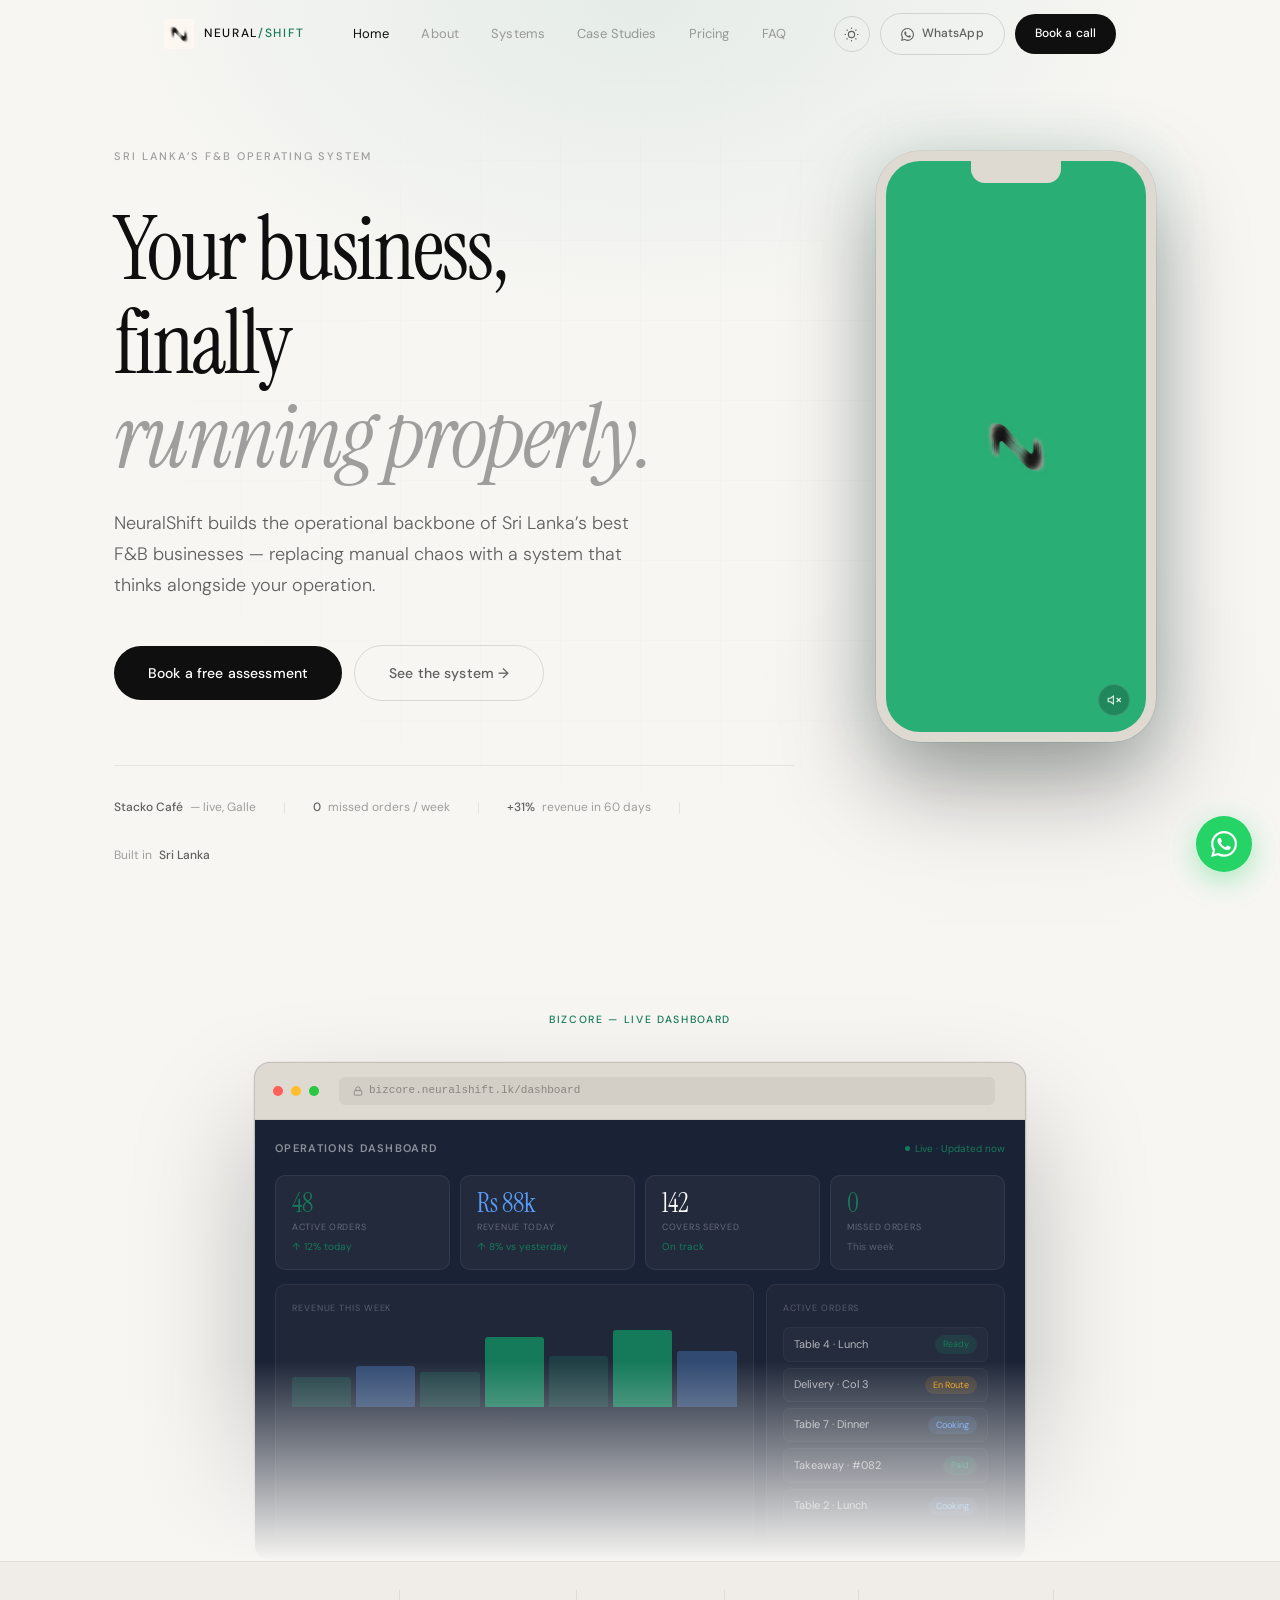
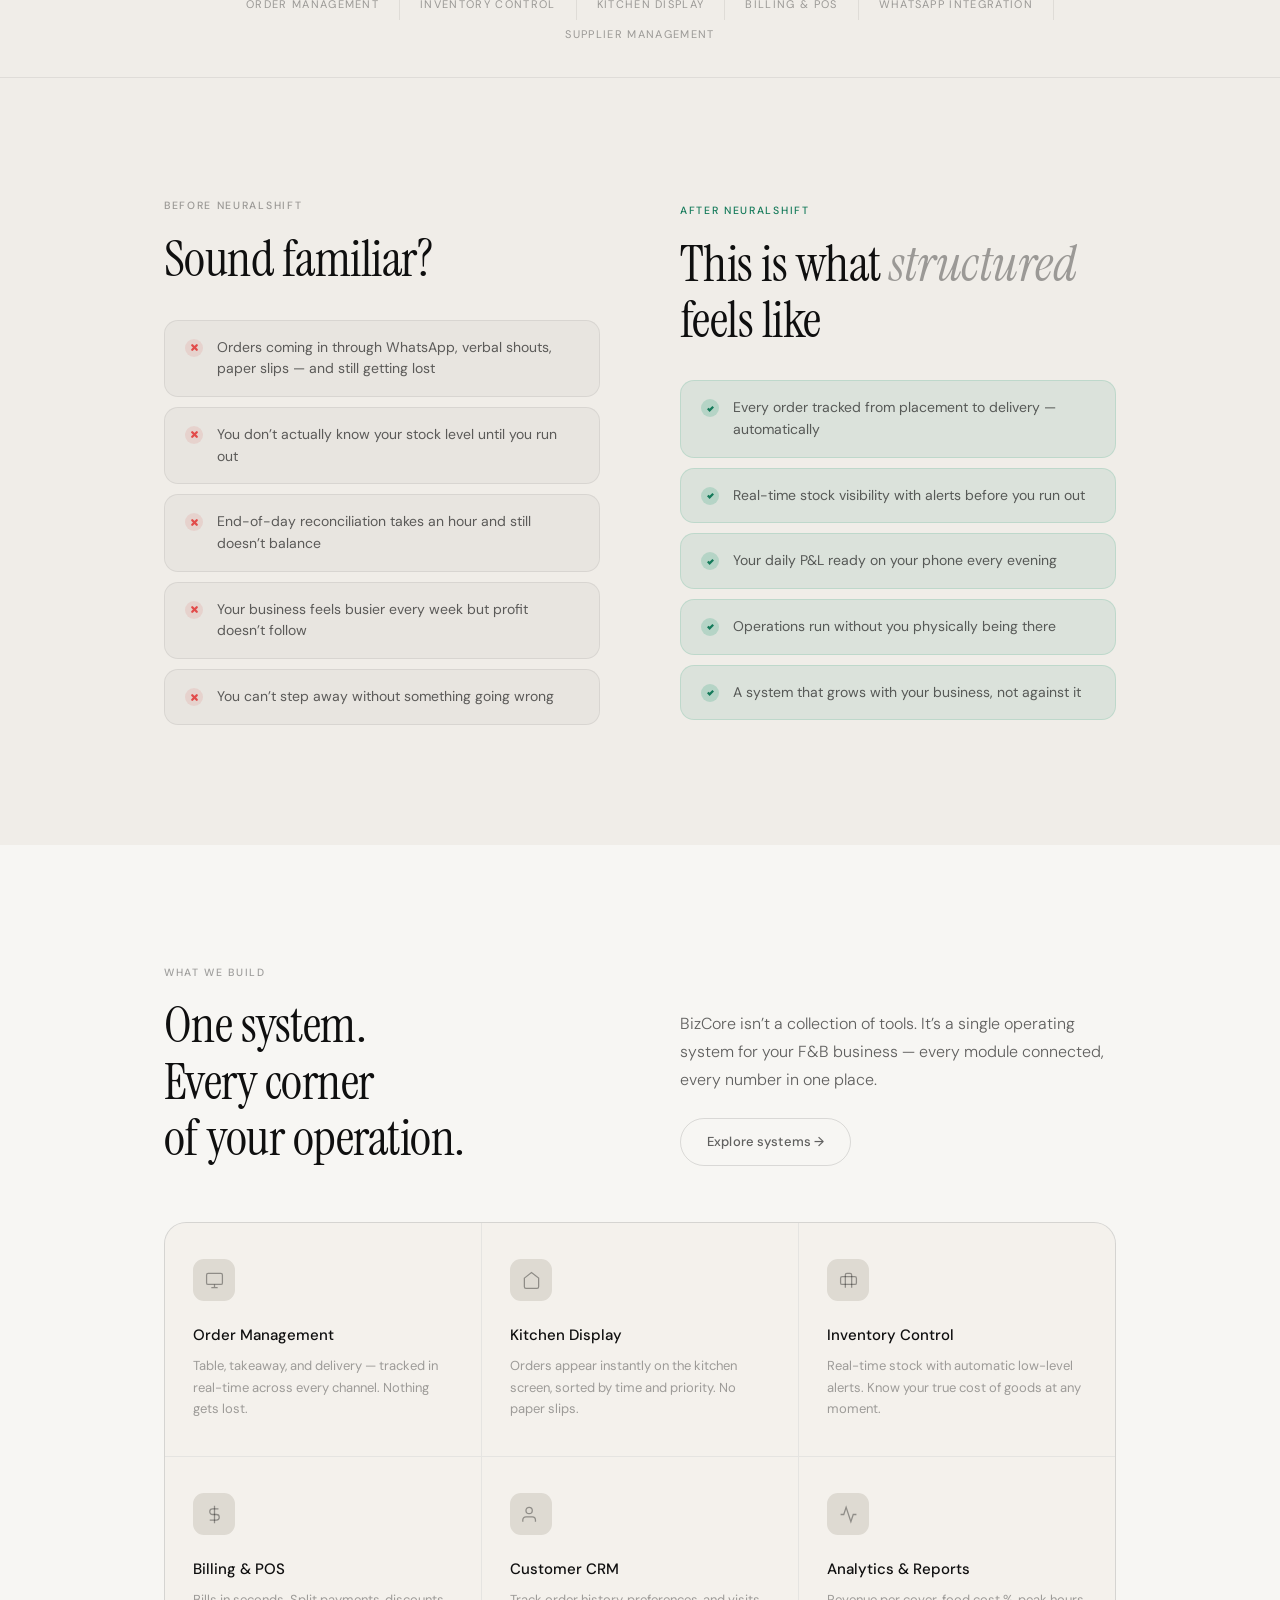
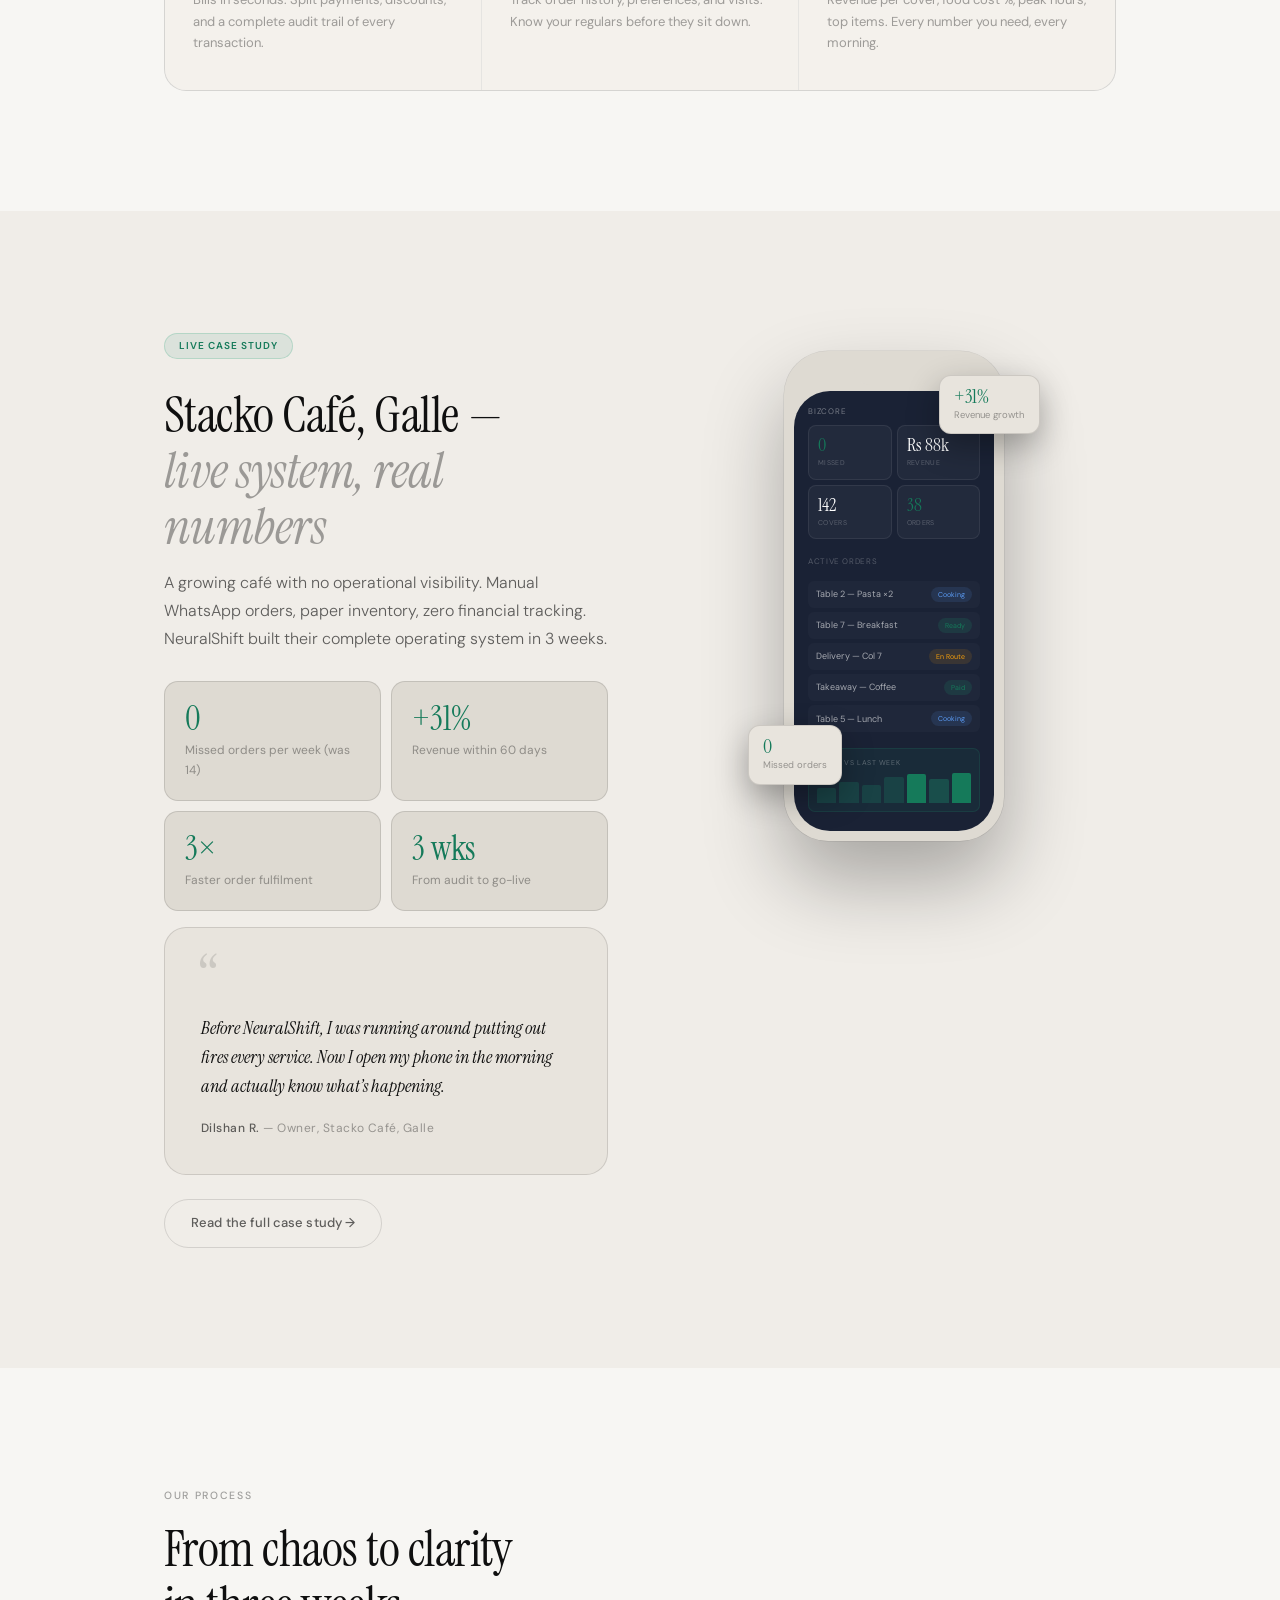
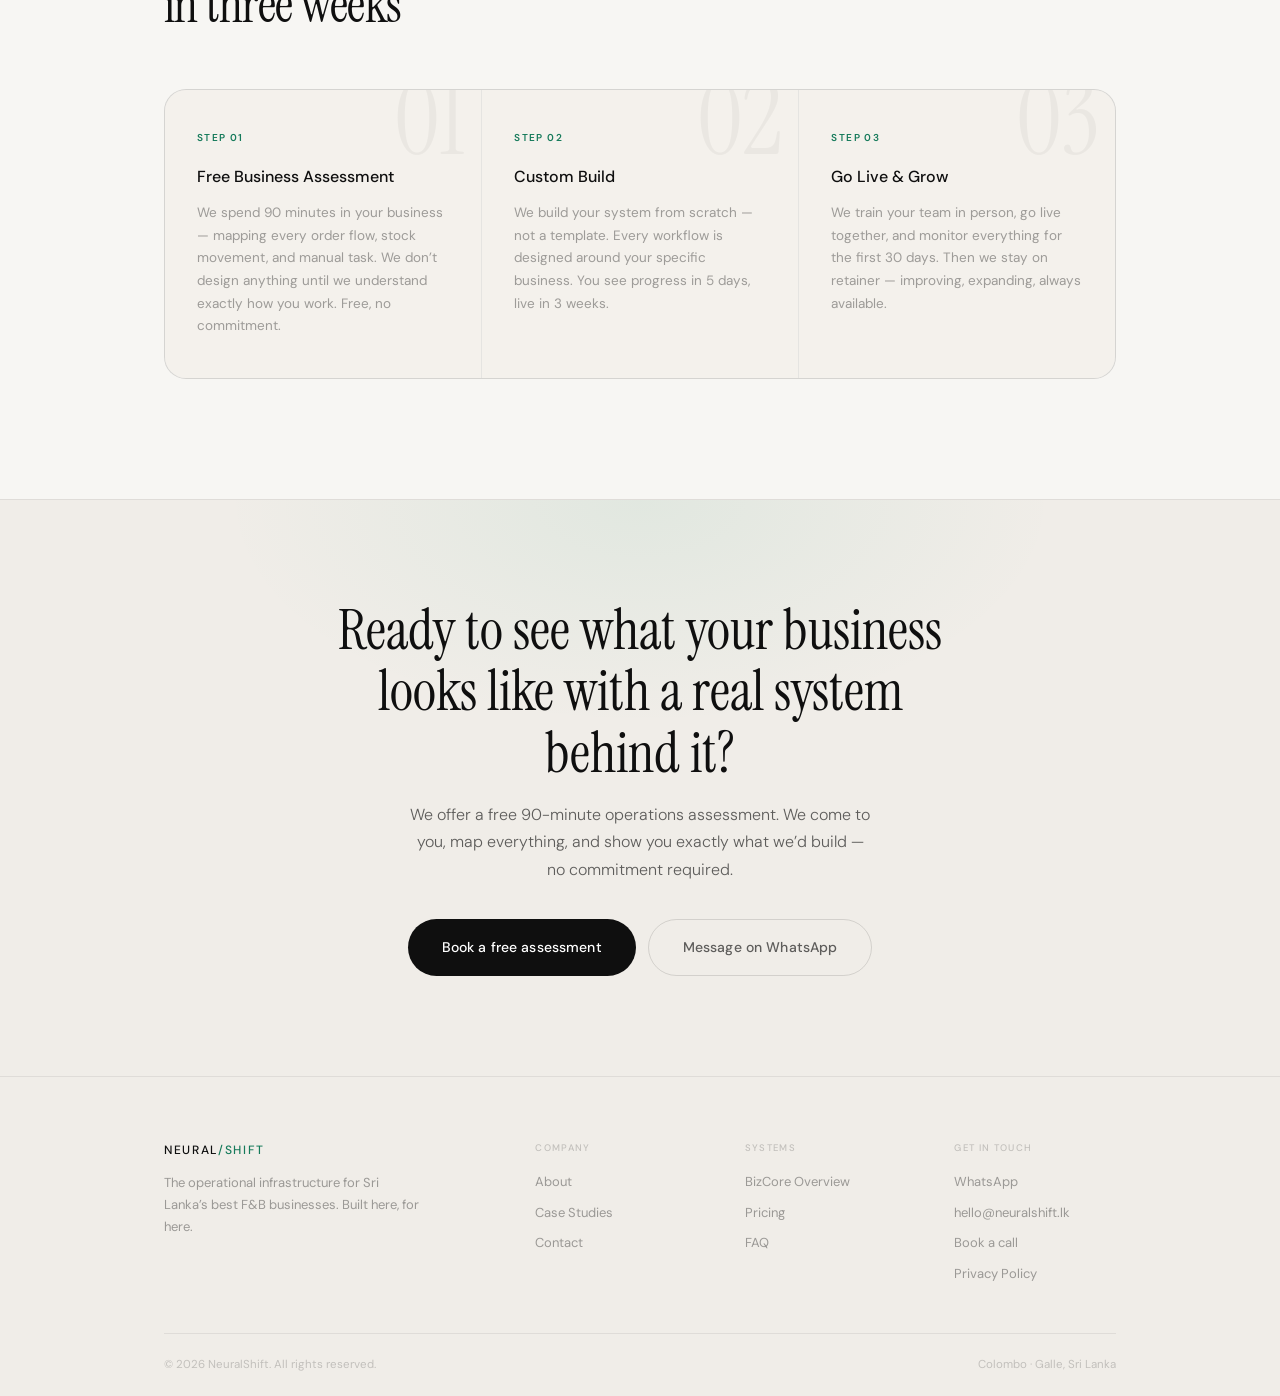
<file: neuralshift/index.html>
<!DOCTYPE html>
<html lang="en">
<head>
  <!-- Google tag (gtag.js) -->
  <script async src="https://www.googletagmanager.com/gtag/js?id=G-8N43596SCE"></script>
  <script>
    window.dataLayer = window.dataLayer || [];
    function gtag(){dataLayer.push(arguments);}
    gtag('js', new Date());
    gtag('config', 'G-8N43596SCE');
  </script>
  <meta charset="UTF-8">
  <meta name="viewport" content="width=device-width, initial-scale=1.0">
  <title>NeuralShift - The Operating System for Sri Lankan Businesses</title>
  <meta name="description" content="NeuralShift builds operational infrastructure for Sri Lanka's best F&amp;B businesses — replacing manual chaos with a system that thinks alongside your operation.">
  <link rel="canonical" href="https://neuralshift.lk/">

  <link rel="icon" type="image/png" sizes="32x32" href="assets/favicon-32.png">
  <link rel="apple-touch-icon" sizes="180x180" href="assets/apple-touch-icon.png">

  <meta property="og:type" content="website">
  <meta property="og:title" content="NeuralShift - The Operating System for Sri Lankan Businesses">
  <meta property="og:description" content="Operational infrastructure for Sri Lanka's best F&amp;B businesses.">
  <meta property="og:url" content="https://neuralshift.lk/">
  <meta property="og:site_name" content="NeuralShift">
  <meta property="og:locale" content="en_LK">
  <meta property="og:image" content="https://neuralshift.lk/assets/og-image.png">
  <meta property="og:image:width" content="1200">
  <meta property="og:image:height" content="630">
  <meta property="og:image:alt" content="NeuralShift - the operating system for Sri Lankan F&amp;B businesses">

  <meta name="twitter:card" content="summary_large_image">
  <meta name="twitter:title" content="NeuralShift - The Operating System for Sri Lankan Businesses">
  <meta name="twitter:description" content="Operational infrastructure for Sri Lanka's best F&amp;B businesses.">
  <meta name="twitter:image" content="https://neuralshift.lk/assets/og-image.png">

  <link rel="preconnect" href="https://fonts.googleapis.com">
  <link rel="preconnect" href="https://fonts.gstatic.com" crossorigin>
  <link href="https://fonts.googleapis.com/css2?family=Instrument+Serif:ital@0;1&family=DM+Sans:ital,opsz,wght@0,9..40,300;0,9..40,400;0,9..40,500;1,9..40,300&display=swap" rel="stylesheet">

  <!-- Apply the saved theme before first paint to avoid a flash of the wrong palette. -->
  <script>try{if(localStorage.getItem('ns-theme')==='dark')document.documentElement.classList.add('dark');}catch(e){}</script>

  <!-- Organization structured data (schema.org). Static so JS-blind crawlers (GPTBot, PerplexityBot, Bing) read it reliably. -->
  <script type="application/ld+json">
  {
    "@context": "https://schema.org",
    "@type": "Organization",
    "@id": "https://neuralshift.lk/#organization",
    "name": "NeuralShift",
    "url": "https://neuralshift.lk",
    "logo": "https://neuralshift.lk/assets/logo-512.png",
    "description": "The operating system for Sri Lankan businesses — operational infrastructure built for Sri Lanka’s best F&B businesses.",
    "areaServed": "LK",
    "contactPoint": {
      "@type": "ContactPoint",
      "telephone": "+94762874856",
      "contactType": "customer service"
    },
    "sameAs": [
      "https://www.linkedin.com/company/neuralshift",
      "https://www.instagram.com/neuralsh1ft/"
    ]
  }
  </script>

  <!-- WebSite structured data (schema.org). Static; publisher links to the Organization node by @id. -->
  <script type="application/ld+json">
  {
    "@context": "https://schema.org",
    "@type": "WebSite",
    "@id": "https://neuralshift.lk/#website",
    "name": "NeuralShift",
    "url": "https://neuralshift.lk",
    "publisher": {
      "@id": "https://neuralshift.lk/#organization"
    }
  }
  </script>

  <link rel="stylesheet" href="css/tokens.css">
  <link rel="stylesheet" href="css/base.css">
  <link rel="stylesheet" href="css/components.css">
  <link rel="stylesheet" href="css/pages/home.css">
</head>
<body data-page="home">
<a href="#main" class="sr-only">Skip to content</a>

<div id="site-wa-fab"></div>
<div id="site-nav"></div>

<noscript>
  <nav aria-label="Site links">
    <a href="index.html">Home</a>
    <a href="about.html">About</a>
    <a href="systems.html">Systems</a>
    <a href="case-studies.html">Case Studies</a>
    <a href="pricing.html">Pricing</a>
    <a href="faq.html">FAQ</a>
    <a href="contact.html">Contact</a>
    <a href="privacy.html">Privacy</a>
  </nav>
</noscript>

<main id="main">
  <section class="hero">
    <div class="hero-aura"></div>
    <div class="hero-grid-lines"></div>
    <div class="hero-inner">
      <div class="hero-text">
        <div class="fi hero-eyebrow">Sri Lanka’s F&amp;B Operating System</div>
        <h1 class="hero-title fi d1">Your business,<br>finally<br><em>running properly.</em></h1>
        <p class="hero-sub fi d2">NeuralShift builds the operational backbone of Sri Lanka’s best F&amp;B businesses — replacing manual chaos with a system that thinks alongside your operation.</p>
        <div class="hero-actions fi d3">
          <a href="https://wa.me/94762874856?text=Hi%2C%20I%27d%20like%20to%20book%20a%20free%20business%20assessment" target="_blank" rel="noopener" class="btn btn-white btn-lg">Book a free assessment</a>
          <a href="systems.html" class="btn btn-ghost btn-lg">See the system →</a>
        </div>
        <div class="hero-proof fi d4">
          <div class="proof-item"><strong>Stacko Café</strong> — live, Galle</div>
          <div class="proof-div"></div>
          <div class="proof-item"><strong>0</strong> missed orders / week</div>
          <div class="proof-div"></div>
          <div class="proof-item"><strong>+31%</strong> revenue in 60 days</div>
          <div class="proof-div"></div>
          <div class="proof-item">Built in <strong>Sri Lanka</strong></div>
        </div>
      </div>
      <div class="hero-phone fi d2">
        <div class="hero-phone-frame">
          <div class="hero-phone-notch"></div>
          <video
            id="heroReel"
            class="hero-phone-video"
            width="270"
            height="570"
            playsinline
            autoplay
            muted
            loop
            preload="metadata"
            poster="assets/reel/reel-poster.jpg"
            aria-label="NeuralShift in action">
            <source src="assets/reel/reel-1080.mp4" type="video/mp4">
          </video>
          <button type="button" id="heroReelUnmute" class="hero-phone-unmute" aria-label="Unmute reel" aria-pressed="false">
            <svg class="ico-mute" width="14" height="14" viewBox="0 0 24 24" fill="none" stroke="currentColor" stroke-width="2" stroke-linecap="round" stroke-linejoin="round" aria-hidden="true">
              <polygon points="11 5 6 9 2 9 2 15 6 15 11 19 11 5"></polygon>
              <line x1="23" y1="9" x2="17" y2="15"></line>
              <line x1="17" y1="9" x2="23" y2="15"></line>
            </svg>
            <svg class="ico-unmute" width="14" height="14" viewBox="0 0 24 24" fill="none" stroke="currentColor" stroke-width="2" stroke-linecap="round" stroke-linejoin="round" aria-hidden="true">
              <polygon points="11 5 6 9 2 9 2 15 6 15 11 19 11 5"></polygon>
              <path d="M15.54 8.46a5 5 0 010 7.07"></path>
              <path d="M19.07 4.93a10 10 0 010 14.14"></path>
            </svg>
          </button>
        </div>
      </div>
    </div>
  </section>

  <div class="dash-preview-section">
    <div class="dash-outer">
      <div class="dash-label-row fi">
        <span class="label green">BizCore — Live Dashboard</span>
      </div>
      <div class="browser-frame fi d1">
        <div class="browser-bar">
          <div class="browser-dot red"></div>
          <div class="browser-dot yellow"></div>
          <div class="browser-dot green"></div>
          <div class="browser-url">
            <svg width="10" height="10" viewBox="0 0 24 24" fill="none" stroke="currentColor" stroke-width="2" aria-hidden="true"><rect x="3" y="11" width="18" height="11" rx="2"/><path d="M7 11V7a5 5 0 0110 0v4"/></svg>
            bizcore.neuralshift.lk/dashboard
          </div>
        </div>
        <div class="browser-screen">
          <div class="dash-ui">
            <div class="dash-topbar">
              <span class="dash-topbar-title">Operations Dashboard</span>
              <span class="dash-live"><span class="dash-live-dot"></span>Live · Updated now</span>
            </div>
            <div class="dash-kpi-row">
              <div class="kpi"><div class="kpi-val g">48</div><div class="kpi-lbl">Active Orders</div><div class="kpi-change">↑ 12% today</div></div>
              <div class="kpi"><div class="kpi-val b">Rs 88k</div><div class="kpi-lbl">Revenue Today</div><div class="kpi-change">↑ 8% vs yesterday</div></div>
              <div class="kpi"><div class="kpi-val">142</div><div class="kpi-lbl">Covers Served</div><div class="kpi-change">On track</div></div>
              <div class="kpi"><div class="kpi-val g">0</div><div class="kpi-lbl">Missed Orders</div><div class="kpi-change muted">This week</div></div>
            </div>
            <div class="dash-body">
              <div class="dash-panel">
                <div class="dash-panel-lbl">Revenue this week</div>
                <div class="dash-bars-row">
                  <!-- Bar heights are data-driven (one per weekday), so they stay inline. -->
                  <div class="dash-bar" style="height:38%"></div>
                  <div class="dash-bar b" style="height:52%"></div>
                  <div class="dash-bar" style="height:44%"></div>
                  <div class="dash-bar hi" style="height:88%"></div>
                  <div class="dash-bar" style="height:64%"></div>
                  <div class="dash-bar hi" style="height:96%"></div>
                  <div class="dash-bar b" style="height:70%"></div>
                </div>
              </div>
              <div class="dash-panel">
                <div class="dash-panel-lbl">Active orders</div>
                <div class="order-list">
                  <div class="order-row"><span class="or-name">Table 4 · Lunch</span><span class="or-status">Ready</span></div>
                  <div class="order-row"><span class="or-name">Delivery · Col 3</span><span class="or-status pending">En Route</span></div>
                  <div class="order-row"><span class="or-name">Table 7 · Dinner</span><span class="or-status cooking">Cooking</span></div>
                  <div class="order-row"><span class="or-name">Takeaway · #082</span><span class="or-status">Paid</span></div>
                  <div class="order-row"><span class="or-name">Table 2 · Lunch</span><span class="or-status cooking">Cooking</span></div>
                </div>
              </div>
            </div>
          </div>
        </div>
      </div>
    </div>
  </div>

  <div class="capabilities-row">
    <div class="container">
      <div class="capabilities-inner">
        <span class="cap-item">Order Management</span>
        <span class="cap-item">Inventory Control</span>
        <span class="cap-item">Kitchen Display</span>
        <span class="cap-item">Billing &amp; POS</span>
        <span class="cap-item">WhatsApp Integration</span>
        <span class="cap-item">Supplier Management</span>
      </div>
    </div>
  </div>

  <section class="section problem-section">
    <div class="container">
      <div class="problem-grid">
        <div>
          <div class="label eyebrow fi">Before NeuralShift</div>
          <h2 class="serif fi d1">Sound familiar?</h2>
          <div class="problem-pains fi d2">
            <div class="pain-row"><div class="pain-x" aria-hidden="true"><svg viewBox="0 0 10 10" aria-hidden="true"><line x1="2.5" y1="2.5" x2="7.5" y2="7.5"/><line x1="7.5" y1="2.5" x2="2.5" y2="7.5"/></svg></div><div class="pain-text">Orders coming in through WhatsApp, verbal shouts, paper slips — and still getting lost</div></div>
            <div class="pain-row"><div class="pain-x" aria-hidden="true"><svg viewBox="0 0 10 10" aria-hidden="true"><line x1="2.5" y1="2.5" x2="7.5" y2="7.5"/><line x1="7.5" y1="2.5" x2="2.5" y2="7.5"/></svg></div><div class="pain-text">You don’t actually know your stock level until you run out</div></div>
            <div class="pain-row"><div class="pain-x" aria-hidden="true"><svg viewBox="0 0 10 10" aria-hidden="true"><line x1="2.5" y1="2.5" x2="7.5" y2="7.5"/><line x1="7.5" y1="2.5" x2="2.5" y2="7.5"/></svg></div><div class="pain-text">End-of-day reconciliation takes an hour and still doesn’t balance</div></div>
            <div class="pain-row"><div class="pain-x" aria-hidden="true"><svg viewBox="0 0 10 10" aria-hidden="true"><line x1="2.5" y1="2.5" x2="7.5" y2="7.5"/><line x1="7.5" y1="2.5" x2="2.5" y2="7.5"/></svg></div><div class="pain-text">Your business feels busier every week but profit doesn’t follow</div></div>
            <div class="pain-row"><div class="pain-x" aria-hidden="true"><svg viewBox="0 0 10 10" aria-hidden="true"><line x1="2.5" y1="2.5" x2="7.5" y2="7.5"/><line x1="7.5" y1="2.5" x2="2.5" y2="7.5"/></svg></div><div class="pain-text">You can’t step away without something going wrong</div></div>
          </div>
        </div>
        <div>
          <div class="label green eyebrow fi">After NeuralShift</div>
          <h2 class="serif fi d1">This is what <em>structured</em> feels like</h2>
          <div class="shift-items fi d2">
            <div class="shift-row"><div class="shift-check"><svg viewBox="0 0 10 10" aria-hidden="true"><polyline points="2,5 4,7 8,3"/></svg></div><div class="shift-text">Every order tracked from placement to delivery — automatically</div></div>
            <div class="shift-row"><div class="shift-check"><svg viewBox="0 0 10 10" aria-hidden="true"><polyline points="2,5 4,7 8,3"/></svg></div><div class="shift-text">Real-time stock visibility with alerts before you run out</div></div>
            <div class="shift-row"><div class="shift-check"><svg viewBox="0 0 10 10" aria-hidden="true"><polyline points="2,5 4,7 8,3"/></svg></div><div class="shift-text">Your daily P&amp;L ready on your phone every evening</div></div>
            <div class="shift-row"><div class="shift-check"><svg viewBox="0 0 10 10" aria-hidden="true"><polyline points="2,5 4,7 8,3"/></svg></div><div class="shift-text">Operations run without you physically being there</div></div>
            <div class="shift-row"><div class="shift-check"><svg viewBox="0 0 10 10" aria-hidden="true"><polyline points="2,5 4,7 8,3"/></svg></div><div class="shift-text">A system that grows with your business, not against it</div></div>
          </div>
        </div>
      </div>
    </div>
  </section>

  <section class="section systems-section">
    <div class="container">
      <div class="systems-header">
        <div>
          <div class="label eyebrow fi">What We Build</div>
          <h2 class="serif fi d1">One system.<br>Every corner<br>of your operation.</h2>
        </div>
        <div>
          <p class="body-copy fi d2">BizCore isn’t a collection of tools. It’s a single operating system for your F&amp;B business — every module connected, every number in one place.</p>
          <div class="systems-header-cta fi d3">
            <a href="systems.html" class="btn btn-ghost">Explore systems →</a>
          </div>
        </div>
      </div>
      <div class="systems-grid fi d2">
        <div class="sys-card"><div class="sys-icon"><svg viewBox="0 0 24 24" aria-hidden="true"><rect x="2" y="3" width="20" height="14" rx="2"/><path d="M8 21h8M12 17v4"/></svg></div><div class="sys-name">Order Management</div><p class="sys-desc">Table, takeaway, and delivery — tracked in real-time across every channel. Nothing gets lost.</p></div>
        <div class="sys-card"><div class="sys-icon"><svg viewBox="0 0 24 24" aria-hidden="true"><path d="M3 9l9-7 9 7v11a2 2 0 01-2 2H5a2 2 0 01-2-2z"/></svg></div><div class="sys-name">Kitchen Display</div><p class="sys-desc">Orders appear instantly on the kitchen screen, sorted by time and priority. No paper slips.</p></div>
        <div class="sys-card"><div class="sys-icon"><svg viewBox="0 0 24 24" aria-hidden="true"><path d="M20 7H4a2 2 0 00-2 2v6a2 2 0 002 2h16a2 2 0 002-2V9a2 2 0 00-2-2z"/><path d="M16 21V5a2 2 0 00-2-2h-4a2 2 0 00-2 2v16"/></svg></div><div class="sys-name">Inventory Control</div><p class="sys-desc">Real-time stock with automatic low-level alerts. Know your true cost of goods at any moment.</p></div>
        <div class="sys-card"><div class="sys-icon"><svg viewBox="0 0 24 24" aria-hidden="true"><line x1="12" y1="1" x2="12" y2="23"/><path d="M17 5H9.5a3.5 3.5 0 000 7h5a3.5 3.5 0 010 7H6"/></svg></div><div class="sys-name">Billing &amp; POS</div><p class="sys-desc">Bills in seconds. Split payments, discounts, and a complete audit trail of every transaction.</p></div>
        <div class="sys-card"><div class="sys-icon"><svg viewBox="0 0 24 24" aria-hidden="true"><path d="M17 21v-2a4 4 0 00-4-4H5a4 4 0 00-4 4v2"/><circle cx="9" cy="7" r="4"/></svg></div><div class="sys-name">Customer CRM</div><p class="sys-desc">Track order history, preferences, and visits. Know your regulars before they sit down.</p></div>
        <div class="sys-card"><div class="sys-icon"><svg viewBox="0 0 24 24" aria-hidden="true"><polyline points="22 12 18 12 15 21 9 3 6 12 2 12"/></svg></div><div class="sys-name">Analytics &amp; Reports</div><p class="sys-desc">Revenue per cover, food cost %, peak hours, top items. Every number you need, every morning.</p></div>
      </div>
    </div>
  </section>

  <section class="section case-section">
    <div class="container">
      <div class="case-inner">
        <div>
          <span class="case-tag-chip fi">Live Case Study</span>
          <h2 class="serif fi d1">Stacko Café, Galle —<br><em>live system, real numbers</em></h2>
          <p class="body-copy case-body-copy fi d2">A growing café with no operational visibility. Manual WhatsApp orders, paper inventory, zero financial tracking. NeuralShift built their complete operating system in 3 weeks.</p>
          <div class="case-results fi d3">
            <div class="result-box"><div class="result-val">0</div><div class="result-lbl">Missed orders per week (was 14)</div></div>
            <div class="result-box"><div class="result-val">+31%</div><div class="result-lbl">Revenue within 60 days</div></div>
            <div class="result-box"><div class="result-val">3×</div><div class="result-lbl">Faster order fulfilment</div></div>
            <div class="result-box"><div class="result-val">3 wks</div><div class="result-lbl">From audit to go-live</div></div>
          </div>
          <div class="case-quote-box fi d4">
            <div class="quote-mark" aria-hidden="true">“</div>
            <p class="quote-t">Before NeuralShift, I was running around putting out fires every service. Now I open my phone in the morning and actually know what’s happening.</p>
            <div class="quote-by"><strong>Dilshan R.</strong> — Owner, Stacko Café, Galle</div>
          </div>
          <div class="case-cta fi d4">
            <a href="case-studies.html" class="btn btn-ghost">Read the full case study →</a>
          </div>
        </div>
        <div class="phone-side fi d2">
          <div class="phone-wrap">
            <div class="phone">
              <div class="phone-notch"></div>
              <div class="phone-screen">
                <div class="phone-screen-inner">
                  <div class="ps-top"><span class="ps-title">BizCore</span><span class="ps-live"><span class="ps-dot"></span>Live</span></div>
                  <div class="ps-kpis">
                    <div class="ps-kpi"><div class="ps-kpi-val g">0</div><div class="ps-kpi-lbl">Missed</div></div>
                    <div class="ps-kpi"><div class="ps-kpi-val">Rs 88k</div><div class="ps-kpi-lbl">Revenue</div></div>
                    <div class="ps-kpi"><div class="ps-kpi-val">142</div><div class="ps-kpi-lbl">Covers</div></div>
                    <div class="ps-kpi"><div class="ps-kpi-val g">38</div><div class="ps-kpi-lbl">Orders</div></div>
                  </div>
                  <div class="ps-section-lbl">Active orders</div>
                  <div class="ps-list">
                    <div class="ps-row"><span class="ps-row-name">Table 2 — Pasta ×2</span><span class="ps-row-st b">Cooking</span></div>
                    <div class="ps-row"><span class="ps-row-name">Table 7 — Breakfast</span><span class="ps-row-st">Ready</span></div>
                    <div class="ps-row"><span class="ps-row-name">Delivery — Col 7</span><span class="ps-row-st a">En Route</span></div>
                    <div class="ps-row"><span class="ps-row-name">Takeaway — Coffee</span><span class="ps-row-st">Paid</span></div>
                    <div class="ps-row"><span class="ps-row-name">Table 5 — Lunch</span><span class="ps-row-st b">Cooking</span></div>
                  </div>
                  <div class="ps-trend">
                    <div class="ps-trend-lbl">Today vs last week</div>
                    <div class="ps-trend-bars">
                      <!-- Mini sparkline (one bar per day, hand-picked heights). -->
                      <div class="ps-trend-bar" style="height:50%"></div>
                      <div class="ps-trend-bar" style="height:70%"></div>
                      <div class="ps-trend-bar" style="height:60%"></div>
                      <div class="ps-trend-bar" style="height:85%"></div>
                      <div class="ps-trend-bar hi" style="height:95%"></div>
                      <div class="ps-trend-bar mid" style="height:80%"></div>
                      <div class="ps-trend-bar hi" style="height:100%"></div>
                    </div>
                  </div>
                </div>
              </div>
            </div>
            <div class="float-chip tr">
              <div class="fc-v">+31%</div>
              <div class="fc-l">Revenue growth</div>
            </div>
            <div class="float-chip bl">
              <div class="fc-v">0</div>
              <div class="fc-l">Missed orders</div>
            </div>
          </div>
        </div>
      </div>
    </div>
  </section>

  <section class="section how-section">
    <div class="container">
      <div class="label eyebrow fi">Our process</div>
      <h2 class="serif fi d1">From chaos to clarity<br>in three weeks</h2>
      <div class="how-grid">
        <div class="how-step fi d1">
          <div class="how-num-bg" aria-hidden="true">01</div>
          <div class="how-num">Step 01</div>
          <div class="how-title">Free Business Assessment</div>
          <p class="how-desc">We spend 90 minutes in your business — mapping every order flow, stock movement, and manual task. We don’t design anything until we understand exactly how you work. Free, no commitment.</p>
        </div>
        <div class="how-step fi d2">
          <div class="how-num-bg" aria-hidden="true">02</div>
          <div class="how-num">Step 02</div>
          <div class="how-title">Custom Build</div>
          <p class="how-desc">We build your system from scratch — not a template. Every workflow is designed around your specific business. You see progress in 5 days, live in 3 weeks.</p>
        </div>
        <div class="how-step fi d3">
          <div class="how-num-bg" aria-hidden="true">03</div>
          <div class="how-num">Step 03</div>
          <div class="how-title">Go Live &amp; Grow</div>
          <p class="how-desc">We train your team in person, go live together, and monitor everything for the first 30 days. Then we stay on retainer — improving, expanding, always available.</p>
        </div>
      </div>
    </div>
  </section>

  <div class="cta-strip fi">
    <div class="container">
      <div class="cta-inner">
        <h2 class="cta-title">Ready to see what your business looks like with a real system behind it?</h2>
        <p class="cta-sub">We offer a free 90-minute operations assessment. We come to you, map everything, and show you exactly what we’d build — no commitment required.</p>
        <div class="cta-actions">
          <a href="https://wa.me/94762874856?text=Hi%2C%20I%27d%20like%20to%20book%20a%20free%20business%20assessment%20with%20NeuralShift" target="_blank" rel="noopener" class="btn btn-white btn-lg">Book a free assessment</a>
          <a href="https://wa.me/94762874856" target="_blank" rel="noopener" class="btn btn-ghost btn-lg">Message on WhatsApp</a>
        </div>
      </div>
    </div>
  </div>
</main>

<div id="site-footer"></div>

<script src="js/theme.js"></script>
<script src="js/components.js"></script>
<script src="js/reveal.js"></script>
<script src="js/nav-scroll.js"></script>
<script src="js/hero-reel.js"></script>
</body>
</html>
</file>
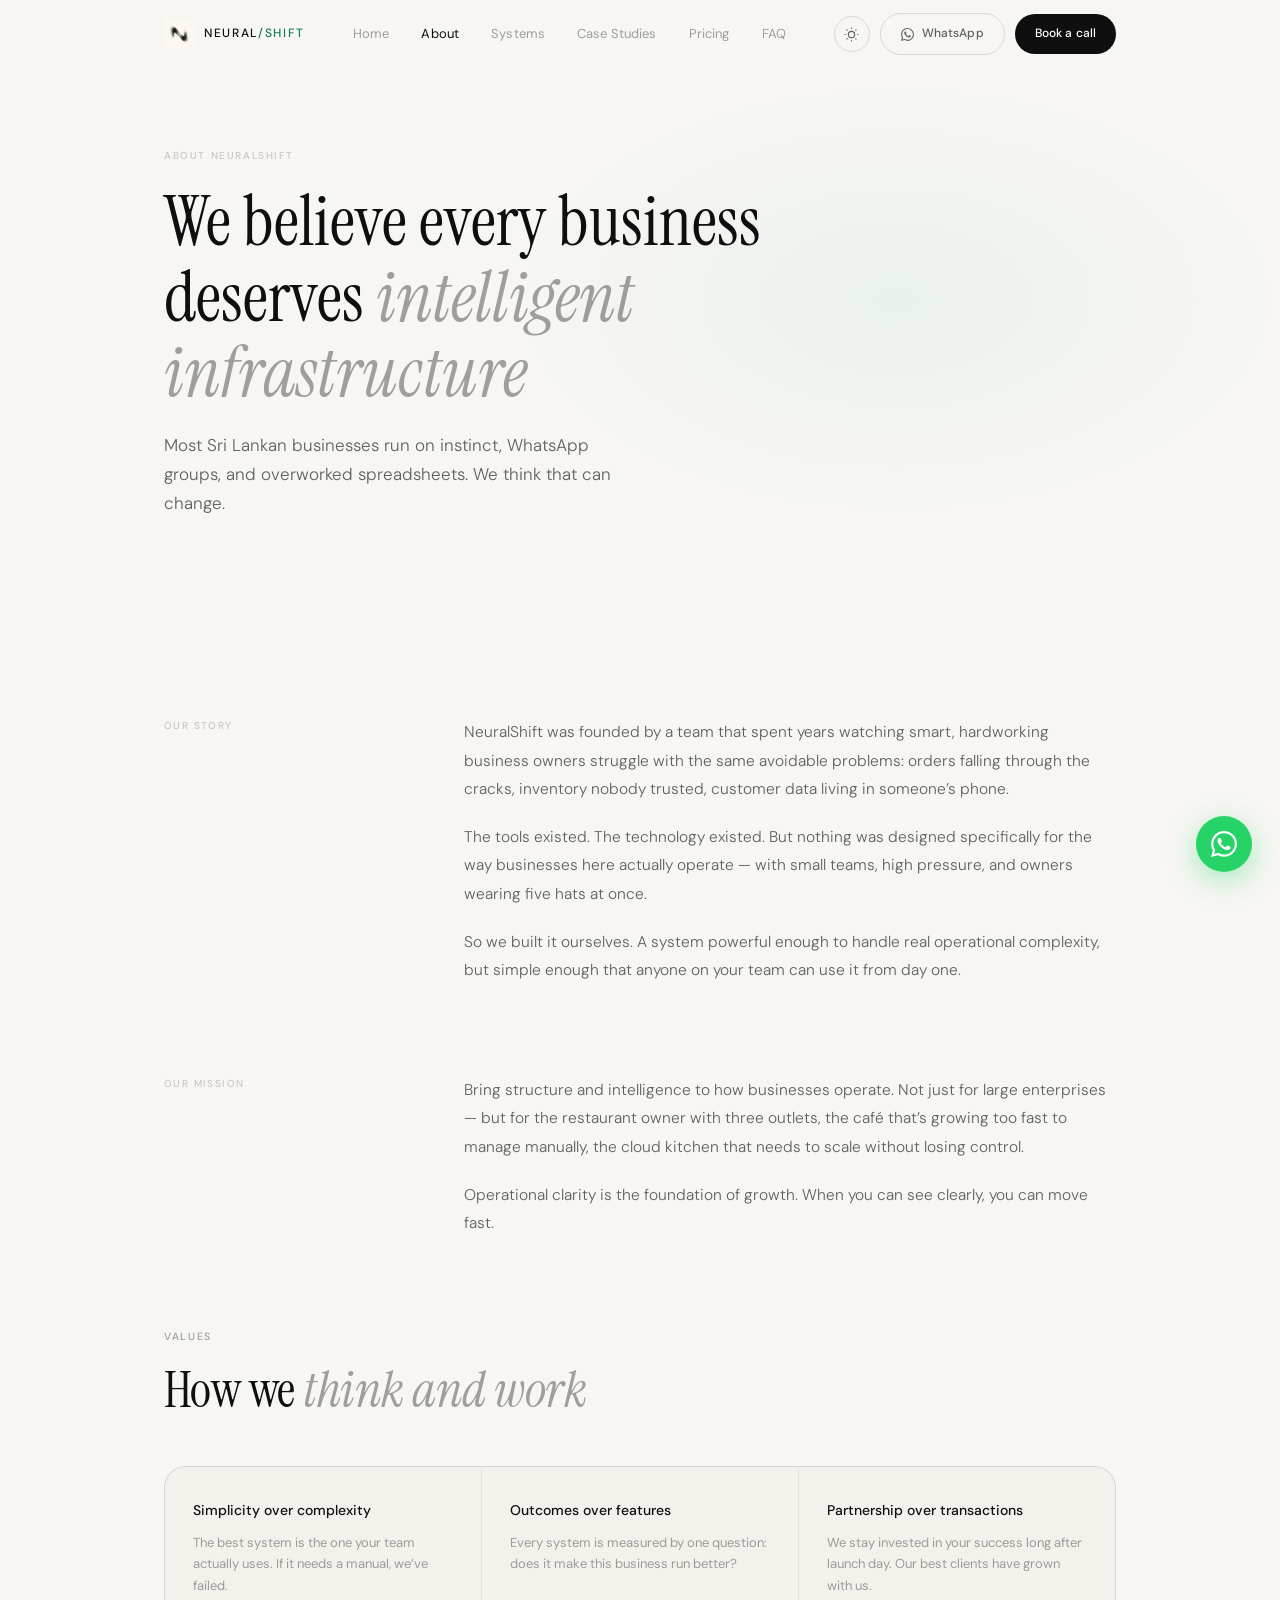
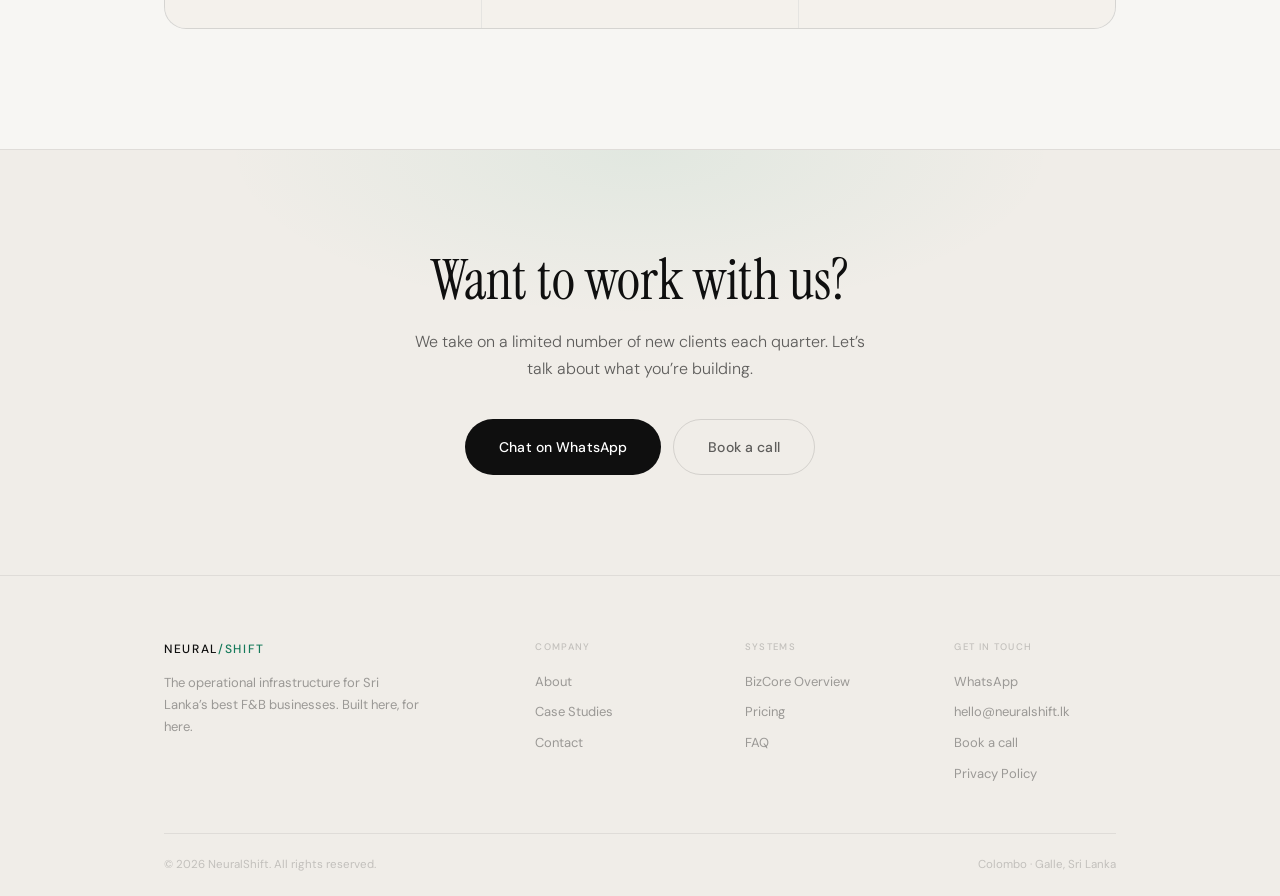
<file: neuralshift/about.html>
<!DOCTYPE html>
<html lang="en">
<head>
  <!-- Google tag (gtag.js) -->
  <script async src="https://www.googletagmanager.com/gtag/js?id=G-8N43596SCE"></script>
  <script>
    window.dataLayer = window.dataLayer || [];
    function gtag(){dataLayer.push(arguments);}
    gtag('js', new Date());
    gtag('config', 'G-8N43596SCE');
  </script>
  <meta charset="UTF-8">
  <meta name="viewport" content="width=device-width, initial-scale=1.0">
  <title>About NeuralShift — Built in Sri Lanka, for Sri Lanka</title>
  <meta name="description" content="NeuralShift was founded to bring structure and intelligence to how Sri Lankan businesses operate — from cafés growing too fast to manage manually, to cloud kitchens that need to scale without losing control.">
  <link rel="canonical" href="https://neuralshift.lk/about.html">

  <link rel="icon" type="image/png" sizes="32x32" href="assets/favicon-32.png">
  <link rel="apple-touch-icon" sizes="180x180" href="assets/apple-touch-icon.png">

  <meta property="og:type" content="website">
  <meta property="og:title" content="About NeuralShift">
  <meta property="og:description" content="Bringing structure and intelligence to how Sri Lankan businesses operate.">
  <meta property="og:url" content="https://neuralshift.lk/about.html">
  <meta property="og:site_name" content="NeuralShift">
  <meta property="og:locale" content="en_LK">
  <meta property="og:image" content="https://neuralshift.lk/assets/og-image.png">
  <meta property="og:image:width" content="1200">
  <meta property="og:image:height" content="630">
  <meta property="og:image:alt" content="NeuralShift — the operating system for Sri Lankan F&amp;B businesses">

  <meta name="twitter:card" content="summary_large_image">
  <meta name="twitter:title" content="About NeuralShift">
  <meta name="twitter:description" content="Bringing structure and intelligence to how Sri Lankan businesses operate.">
  <meta name="twitter:image" content="https://neuralshift.lk/assets/og-image.png">

  <link rel="preconnect" href="https://fonts.googleapis.com">
  <link rel="preconnect" href="https://fonts.gstatic.com" crossorigin>
  <link href="https://fonts.googleapis.com/css2?family=Instrument+Serif:ital@0;1&family=DM+Sans:ital,opsz,wght@0,9..40,300;0,9..40,400;0,9..40,500;1,9..40,300&display=swap" rel="stylesheet">

  <script>try{if(localStorage.getItem('ns-theme')==='dark')document.documentElement.classList.add('dark');}catch(e){}</script>

  <!-- Organization structured data (schema.org). Static so JS-blind crawlers (GPTBot, PerplexityBot, Bing) read it reliably. -->
  <script type="application/ld+json">
  {
    "@context": "https://schema.org",
    "@type": "Organization",
    "@id": "https://neuralshift.lk/#organization",
    "name": "NeuralShift",
    "url": "https://neuralshift.lk",
    "logo": "https://neuralshift.lk/assets/logo-512.png",
    "description": "The operating system for Sri Lankan businesses — operational infrastructure built for Sri Lanka’s best F&B businesses.",
    "areaServed": "LK",
    "contactPoint": {
      "@type": "ContactPoint",
      "telephone": "+94762874856",
      "contactType": "customer service"
    },
    "sameAs": [
      "https://www.linkedin.com/company/neuralshift",
      "https://www.instagram.com/neuralsh1ft/"
    ]
  }
  </script>

  <!-- WebSite structured data (schema.org). Static; publisher links to the Organization node by @id. -->
  <script type="application/ld+json">
  {
    "@context": "https://schema.org",
    "@type": "WebSite",
    "@id": "https://neuralshift.lk/#website",
    "name": "NeuralShift",
    "url": "https://neuralshift.lk",
    "publisher": {
      "@id": "https://neuralshift.lk/#organization"
    }
  }
  </script>

  <link rel="stylesheet" href="css/tokens.css">
  <link rel="stylesheet" href="css/base.css">
  <link rel="stylesheet" href="css/components.css">
  <link rel="stylesheet" href="css/pages/about.css">
</head>
<body data-page="about">
<a href="#main" class="sr-only">Skip to content</a>

<div id="site-wa-fab"></div>
<div id="site-nav"></div>

<noscript>
  <nav aria-label="Site links">
    <a href="index.html">Home</a>
    <a href="about.html">About</a>
    <a href="systems.html">Systems</a>
    <a href="case-studies.html">Case Studies</a>
    <a href="pricing.html">Pricing</a>
    <a href="faq.html">FAQ</a>
    <a href="contact.html">Contact</a>
    <a href="privacy.html">Privacy</a>
  </nav>
</noscript>

<main id="main">
  <div class="page-hero">
    <div class="page-hero-glow"></div>
    <div class="page-hero-inner">
      <div class="ph-tag">About NeuralShift</div>
      <h1 class="ph-title">We believe every business deserves <em>intelligent infrastructure</em></h1>
      <p class="ph-sub">Most Sri Lankan businesses run on instinct, WhatsApp groups, and overworked spreadsheets. We think that can change.</p>
    </div>
  </div>

  <section class="section">
    <div class="container">
      <div class="about-grid fi">
        <div><div class="about-sidebar-lbl">Our Story</div></div>
        <div class="about-text">
          <p>NeuralShift was founded by a team that spent years watching smart, hardworking business owners struggle with the same avoidable problems: orders falling through the cracks, inventory nobody trusted, customer data living in someone’s phone.</p>
          <p>The tools existed. The technology existed. But nothing was designed specifically for the way businesses here actually operate — with small teams, high pressure, and owners wearing five hats at once.</p>
          <p>So we built it ourselves. A system powerful enough to handle real operational complexity, but simple enough that anyone on your team can use it from day one.</p>
        </div>
      </div>

      <div class="about-grid fi">
        <div><div class="about-sidebar-lbl">Our Mission</div></div>
        <div class="about-text">
          <p>Bring structure and intelligence to how businesses operate. Not just for large enterprises — but for the restaurant owner with three outlets, the café that’s growing too fast to manage manually, the cloud kitchen that needs to scale without losing control.</p>
          <p>Operational clarity is the foundation of growth. When you can see clearly, you can move fast.</p>
        </div>
      </div>

      <div class="label eyebrow fi">Values</div>
      <h2 class="serif values-heading fi d1">How we <em>think and work</em></h2>
      <div class="vals-grid fi d2">
        <div class="val-card"><div class="val-title">Simplicity over complexity</div><p class="val-desc">The best system is the one your team actually uses. If it needs a manual, we’ve failed.</p></div>
        <div class="val-card"><div class="val-title">Outcomes over features</div><p class="val-desc">Every system is measured by one question: does it make this business run better?</p></div>
        <div class="val-card"><div class="val-title">Partnership over transactions</div><p class="val-desc">We stay invested in your success long after launch day. Our best clients have grown with us.</p></div>
      </div>
    </div>
  </section>

  <div class="cta-strip">
    <div class="container">
      <div class="cta-inner">
        <h2 class="cta-title">Want to work with us?</h2>
        <p class="cta-sub">We take on a limited number of new clients each quarter. Let’s talk about what you’re building.</p>
        <div class="cta-actions">
          <a href="https://wa.me/94762874856" target="_blank" rel="noopener" class="btn btn-white btn-lg">Chat on WhatsApp</a>
          <a href="contact.html" class="btn btn-ghost btn-lg">Book a call</a>
        </div>
      </div>
    </div>
  </div>
</main>

<div id="site-footer"></div>

<script src="js/theme.js"></script>
<script src="js/components.js"></script>
<script src="js/reveal.js"></script>
<script src="js/nav-scroll.js"></script>
</body>
</html>
</file>
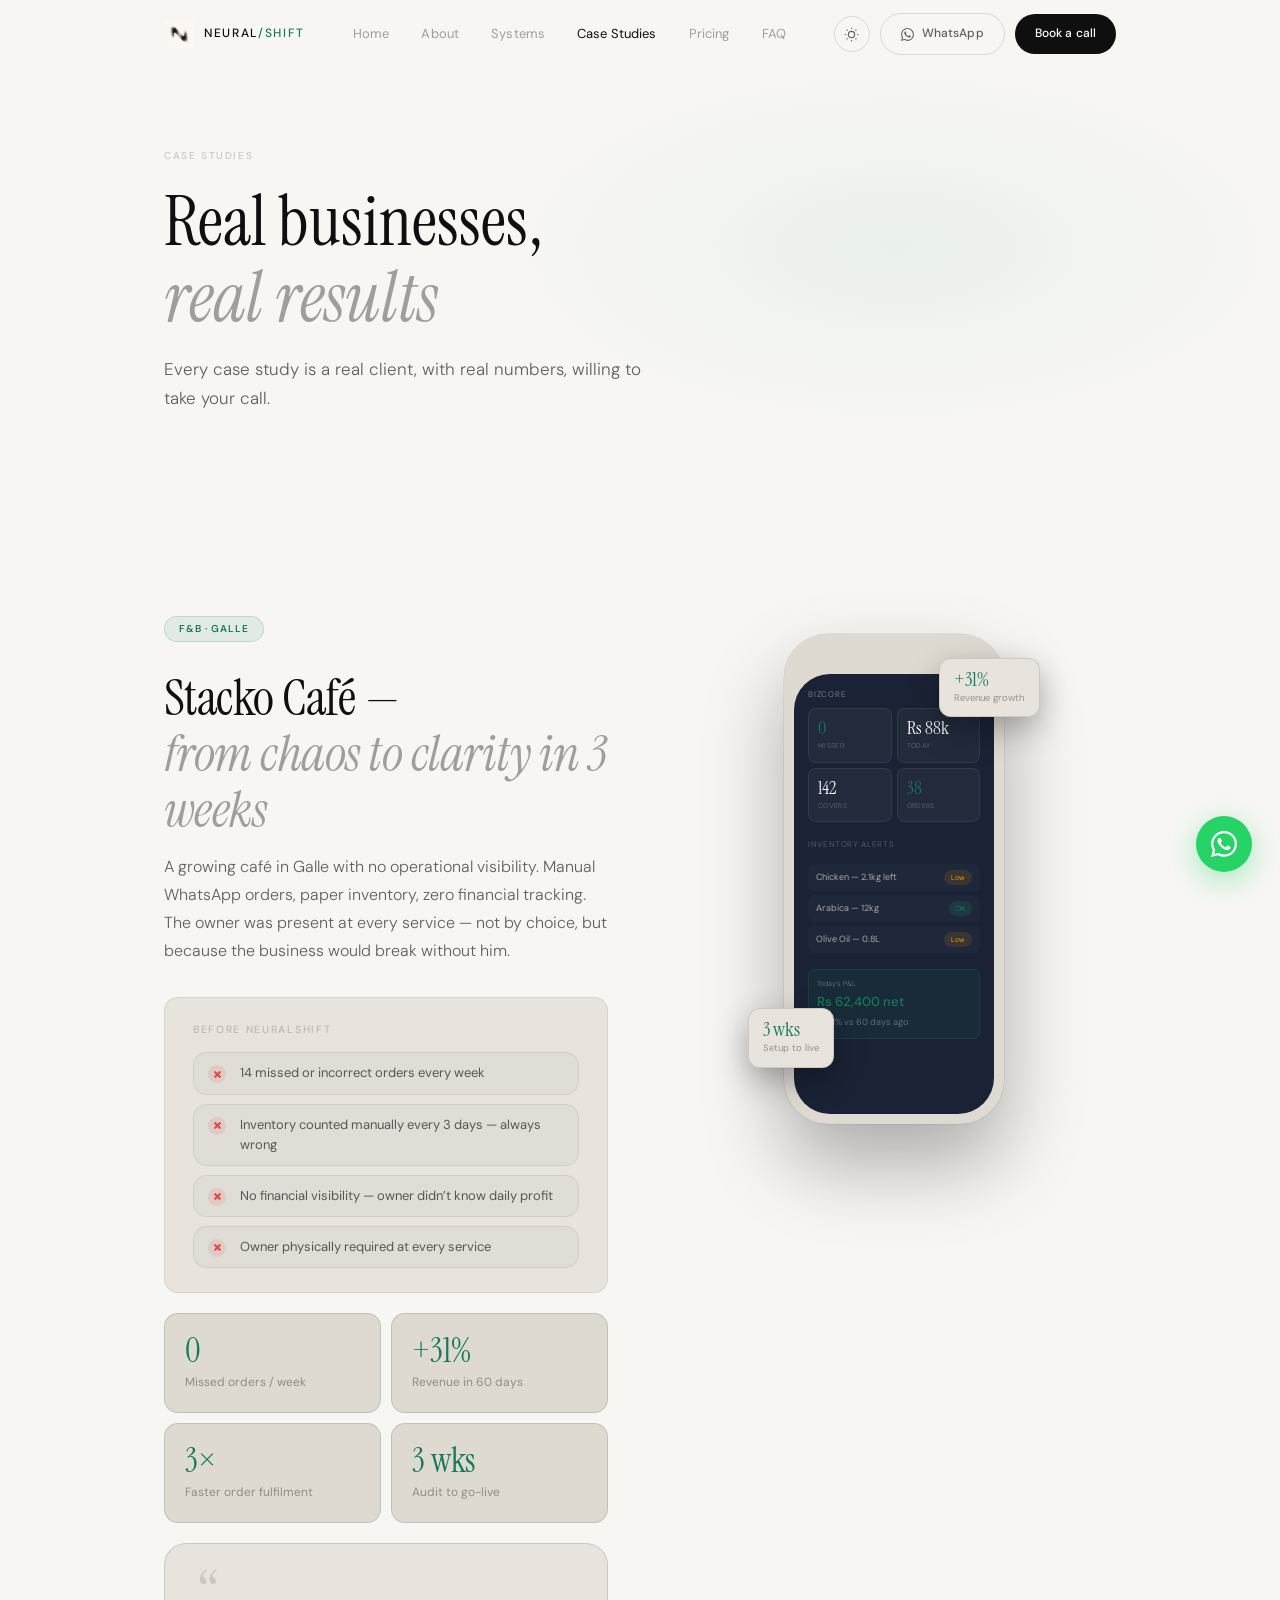
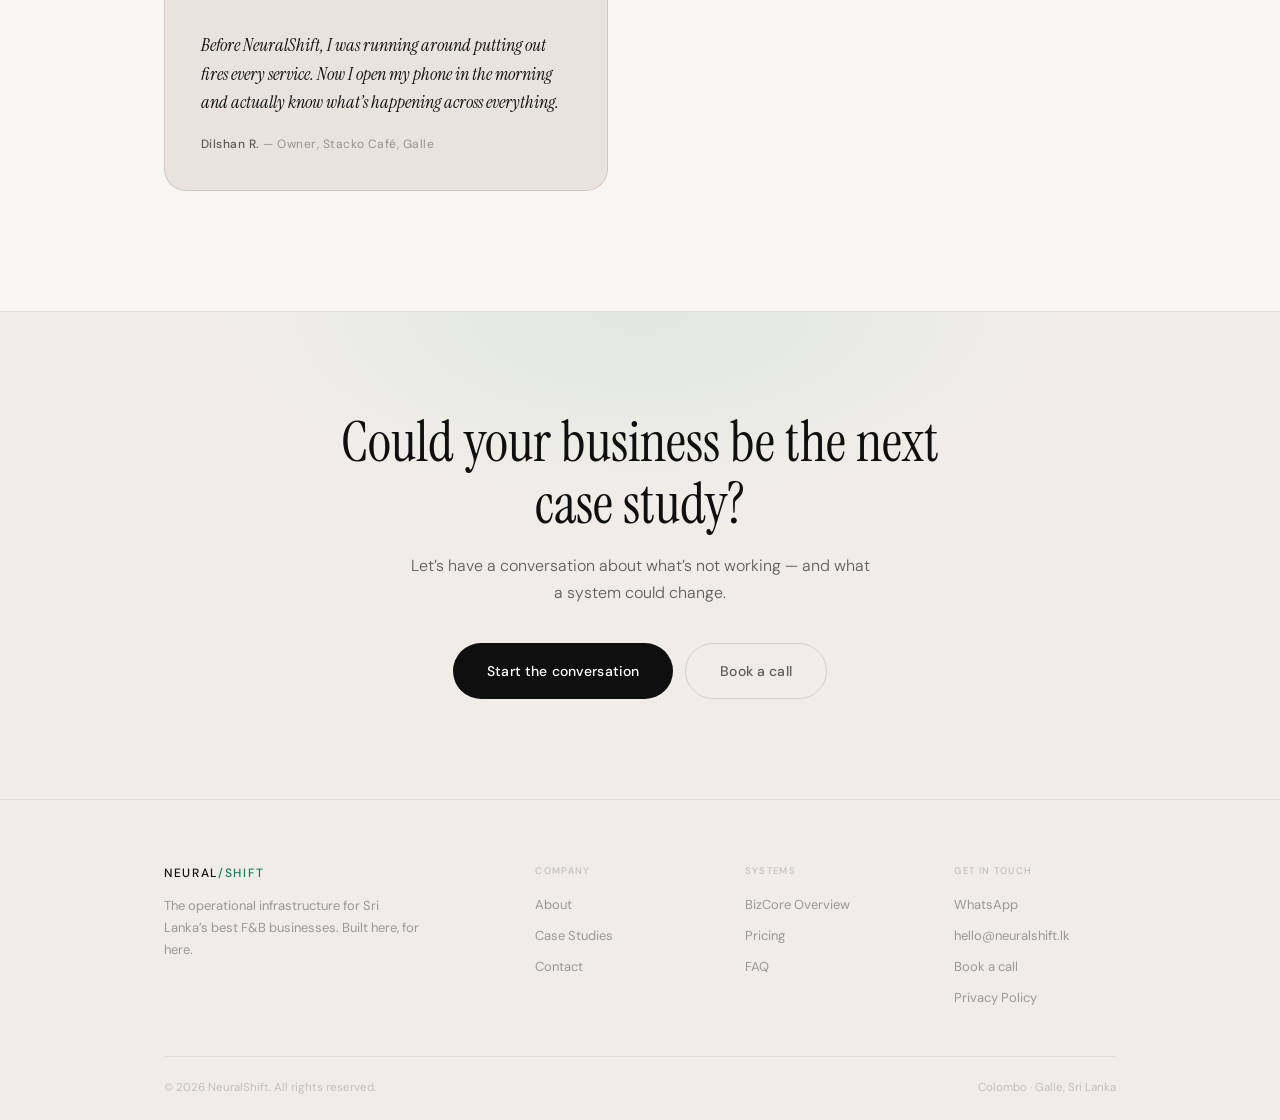
<file: neuralshift/case-studies.html>
<!DOCTYPE html>
<html lang="en">
<head>
  <!-- Google tag (gtag.js) -->
  <script async src="https://www.googletagmanager.com/gtag/js?id=G-8N43596SCE"></script>
  <script>
    window.dataLayer = window.dataLayer || [];
    function gtag(){dataLayer.push(arguments);}
    gtag('js', new Date());
    gtag('config', 'G-8N43596SCE');
  </script>
  <meta charset="UTF-8">
  <meta name="viewport" content="width=device-width, initial-scale=1.0">
  <title>Case Studies — Real businesses, real results | NeuralShift</title>
  <meta name="description" content="How Stacko Café in Galle went from 14 missed orders a week, paper inventory, and zero financial visibility — to a complete operating system, in 3 weeks.">
  <link rel="canonical" href="https://neuralshift.lk/case-studies.html">

  <link rel="icon" type="image/png" sizes="32x32" href="assets/favicon-32.png">
  <link rel="apple-touch-icon" sizes="180x180" href="assets/apple-touch-icon.png">

  <meta property="og:type" content="article">
  <meta property="og:title" content="Case Studies — NeuralShift">
  <meta property="og:description" content="Real businesses, real results.">
  <meta property="og:url" content="https://neuralshift.lk/case-studies.html">
  <meta property="og:site_name" content="NeuralShift">
  <meta property="og:locale" content="en_LK">
  <meta property="og:image" content="https://neuralshift.lk/assets/og-image.png">
  <meta property="og:image:width" content="1200">
  <meta property="og:image:height" content="630">
  <meta property="og:image:alt" content="NeuralShift — the operating system for Sri Lankan F&amp;B businesses">

  <meta name="twitter:card" content="summary_large_image">
  <meta name="twitter:title" content="Case Studies — NeuralShift">
  <meta name="twitter:description" content="Real businesses, real results.">
  <meta name="twitter:image" content="https://neuralshift.lk/assets/og-image.png">

  <link rel="preconnect" href="https://fonts.googleapis.com">
  <link rel="preconnect" href="https://fonts.gstatic.com" crossorigin>
  <link href="https://fonts.googleapis.com/css2?family=Instrument+Serif:ital@0;1&family=DM+Sans:ital,opsz,wght@0,9..40,300;0,9..40,400;0,9..40,500;1,9..40,300&display=swap" rel="stylesheet">

  <script>try{if(localStorage.getItem('ns-theme')==='dark')document.documentElement.classList.add('dark');}catch(e){}</script>

  <!-- Organization structured data (schema.org). Static so JS-blind crawlers (GPTBot, PerplexityBot, Bing) read it reliably. -->
  <script type="application/ld+json">
  {
    "@context": "https://schema.org",
    "@type": "Organization",
    "@id": "https://neuralshift.lk/#organization",
    "name": "NeuralShift",
    "url": "https://neuralshift.lk",
    "logo": "https://neuralshift.lk/assets/logo-512.png",
    "description": "The operating system for Sri Lankan businesses — operational infrastructure built for Sri Lanka’s best F&B businesses.",
    "areaServed": "LK",
    "contactPoint": {
      "@type": "ContactPoint",
      "telephone": "+94762874856",
      "contactType": "customer service"
    },
    "sameAs": [
      "https://www.linkedin.com/company/neuralshift",
      "https://www.instagram.com/neuralsh1ft/"
    ]
  }
  </script>

  <!-- WebSite structured data (schema.org). Static; publisher links to the Organization node by @id. -->
  <script type="application/ld+json">
  {
    "@context": "https://schema.org",
    "@type": "WebSite",
    "@id": "https://neuralshift.lk/#website",
    "name": "NeuralShift",
    "url": "https://neuralshift.lk",
    "publisher": {
      "@id": "https://neuralshift.lk/#organization"
    }
  }
  </script>

  <link rel="stylesheet" href="css/tokens.css">
  <link rel="stylesheet" href="css/base.css">
  <link rel="stylesheet" href="css/components.css">
  <link rel="stylesheet" href="css/pages/home.css">
  <link rel="stylesheet" href="css/pages/case-studies.css">
</head>
<body data-page="casestudies">
<a href="#main" class="sr-only">Skip to content</a>

<div id="site-wa-fab"></div>
<div id="site-nav"></div>

<noscript>
  <nav aria-label="Site links">
    <a href="index.html">Home</a>
    <a href="about.html">About</a>
    <a href="systems.html">Systems</a>
    <a href="case-studies.html">Case Studies</a>
    <a href="pricing.html">Pricing</a>
    <a href="faq.html">FAQ</a>
    <a href="contact.html">Contact</a>
    <a href="privacy.html">Privacy</a>
  </nav>
</noscript>

<main id="main">
  <div class="page-hero">
    <div class="page-hero-glow"></div>
    <div class="page-hero-inner">
      <div class="ph-tag">Case Studies</div>
      <h1 class="ph-title">Real businesses,<br><em>real results</em></h1>
      <p class="ph-sub">Every case study is a real client, with real numbers, willing to take your call.</p>
    </div>
  </div>

  <section class="section">
    <div class="container">
      <div class="case-inner">
        <div>
          <span class="case-tag-chip fi">F&amp;B · Galle</span>
          <h2 class="serif fi d1">Stacko Café —<br><em>from chaos to clarity in 3 weeks</em></h2>
          <p class="body-copy case-body-copy fi d2">A growing café in Galle with no operational visibility. Manual WhatsApp orders, paper inventory, zero financial tracking. The owner was present at every service — not by choice, but because the business would break without him.</p>

          <div class="case-before-block fi d3">
            <div class="label">Before NeuralShift</div>
            <div class="case-before-list">
              <div class="pain-row compact"><div class="pain-x" aria-hidden="true"><svg viewBox="0 0 10 10" aria-hidden="true"><line x1="2.5" y1="2.5" x2="7.5" y2="7.5"/><line x1="7.5" y1="2.5" x2="2.5" y2="7.5"/></svg></div><div class="pain-text">14 missed or incorrect orders every week</div></div>
              <div class="pain-row compact"><div class="pain-x" aria-hidden="true"><svg viewBox="0 0 10 10" aria-hidden="true"><line x1="2.5" y1="2.5" x2="7.5" y2="7.5"/><line x1="7.5" y1="2.5" x2="2.5" y2="7.5"/></svg></div><div class="pain-text">Inventory counted manually every 3 days — always wrong</div></div>
              <div class="pain-row compact"><div class="pain-x" aria-hidden="true"><svg viewBox="0 0 10 10" aria-hidden="true"><line x1="2.5" y1="2.5" x2="7.5" y2="7.5"/><line x1="7.5" y1="2.5" x2="2.5" y2="7.5"/></svg></div><div class="pain-text">No financial visibility — owner didn’t know daily profit</div></div>
              <div class="pain-row compact"><div class="pain-x" aria-hidden="true"><svg viewBox="0 0 10 10" aria-hidden="true"><line x1="2.5" y1="2.5" x2="7.5" y2="7.5"/><line x1="7.5" y1="2.5" x2="2.5" y2="7.5"/></svg></div><div class="pain-text">Owner physically required at every service</div></div>
            </div>
          </div>

          <div class="case-results spaced fi d4">
            <div class="result-box"><div class="result-val">0</div><div class="result-lbl">Missed orders / week</div></div>
            <div class="result-box"><div class="result-val">+31%</div><div class="result-lbl">Revenue in 60 days</div></div>
            <div class="result-box"><div class="result-val">3×</div><div class="result-lbl">Faster order fulfilment</div></div>
            <div class="result-box"><div class="result-val">3 wks</div><div class="result-lbl">Audit to go-live</div></div>
          </div>

          <div class="case-quote-box spaced fi d4">
            <div class="quote-mark" aria-hidden="true">“</div>
            <p class="quote-t">Before NeuralShift, I was running around putting out fires every service. Now I open my phone in the morning and actually know what’s happening across everything.</p>
            <div class="quote-by"><strong>Dilshan R.</strong> — Owner, Stacko Café, Galle</div>
          </div>
        </div>

        <div class="phone-side fi d2">
          <div class="phone-wrap">
            <div class="phone">
              <div class="phone-notch"></div>
              <div class="phone-screen">
                <div class="phone-screen-inner">
                  <div class="ps-top"><span class="ps-title">BizCore</span><span class="ps-live"><span class="ps-dot"></span>Live</span></div>
                  <div class="ps-kpis">
                    <div class="ps-kpi"><div class="ps-kpi-val g">0</div><div class="ps-kpi-lbl">Missed</div></div>
                    <div class="ps-kpi"><div class="ps-kpi-val">Rs 88k</div><div class="ps-kpi-lbl">Today</div></div>
                    <div class="ps-kpi"><div class="ps-kpi-val">142</div><div class="ps-kpi-lbl">Covers</div></div>
                    <div class="ps-kpi"><div class="ps-kpi-val g">38</div><div class="ps-kpi-lbl">Orders</div></div>
                  </div>
                  <div class="ps-section-lbl">Inventory alerts</div>
                  <div class="ps-list">
                    <div class="ps-row"><span class="ps-row-name">Chicken — 2.1kg left</span><span class="ps-row-st a">Low</span></div>
                    <div class="ps-row"><span class="ps-row-name">Arabica — 12kg</span><span class="ps-row-st">OK</span></div>
                    <div class="ps-row"><span class="ps-row-name">Olive Oil — 0.8L</span><span class="ps-row-st a">Low</span></div>
                  </div>
                  <div class="ps-pnl">
                    <div class="ps-pnl-lbl">Today’s P&amp;L</div>
                    <div class="ps-pnl-val">Rs 62,400 net</div>
                    <div class="ps-pnl-delta">↑ 31% vs 60 days ago</div>
                  </div>
                </div>
              </div>
            </div>
            <div class="float-chip tr"><div class="fc-v">+31%</div><div class="fc-l">Revenue growth</div></div>
            <div class="float-chip bl"><div class="fc-v">3 wks</div><div class="fc-l">Setup to live</div></div>
          </div>
        </div>
      </div>
    </div>
  </section>

  <div class="cta-strip">
    <div class="container">
      <div class="cta-inner">
        <h2 class="cta-title">Could your business be the next case study?</h2>
        <p class="cta-sub">Let’s have a conversation about what’s not working — and what a system could change.</p>
        <div class="cta-actions">
          <a href="https://wa.me/94762874856" target="_blank" rel="noopener" class="btn btn-white btn-lg">Start the conversation</a>
          <a href="contact.html" class="btn btn-ghost btn-lg">Book a call</a>
        </div>
      </div>
    </div>
  </div>
</main>

<div id="site-footer"></div>

<script src="js/theme.js"></script>
<script src="js/components.js"></script>
<script src="js/reveal.js"></script>
<script src="js/nav-scroll.js"></script>
</body>
</html>
</file>
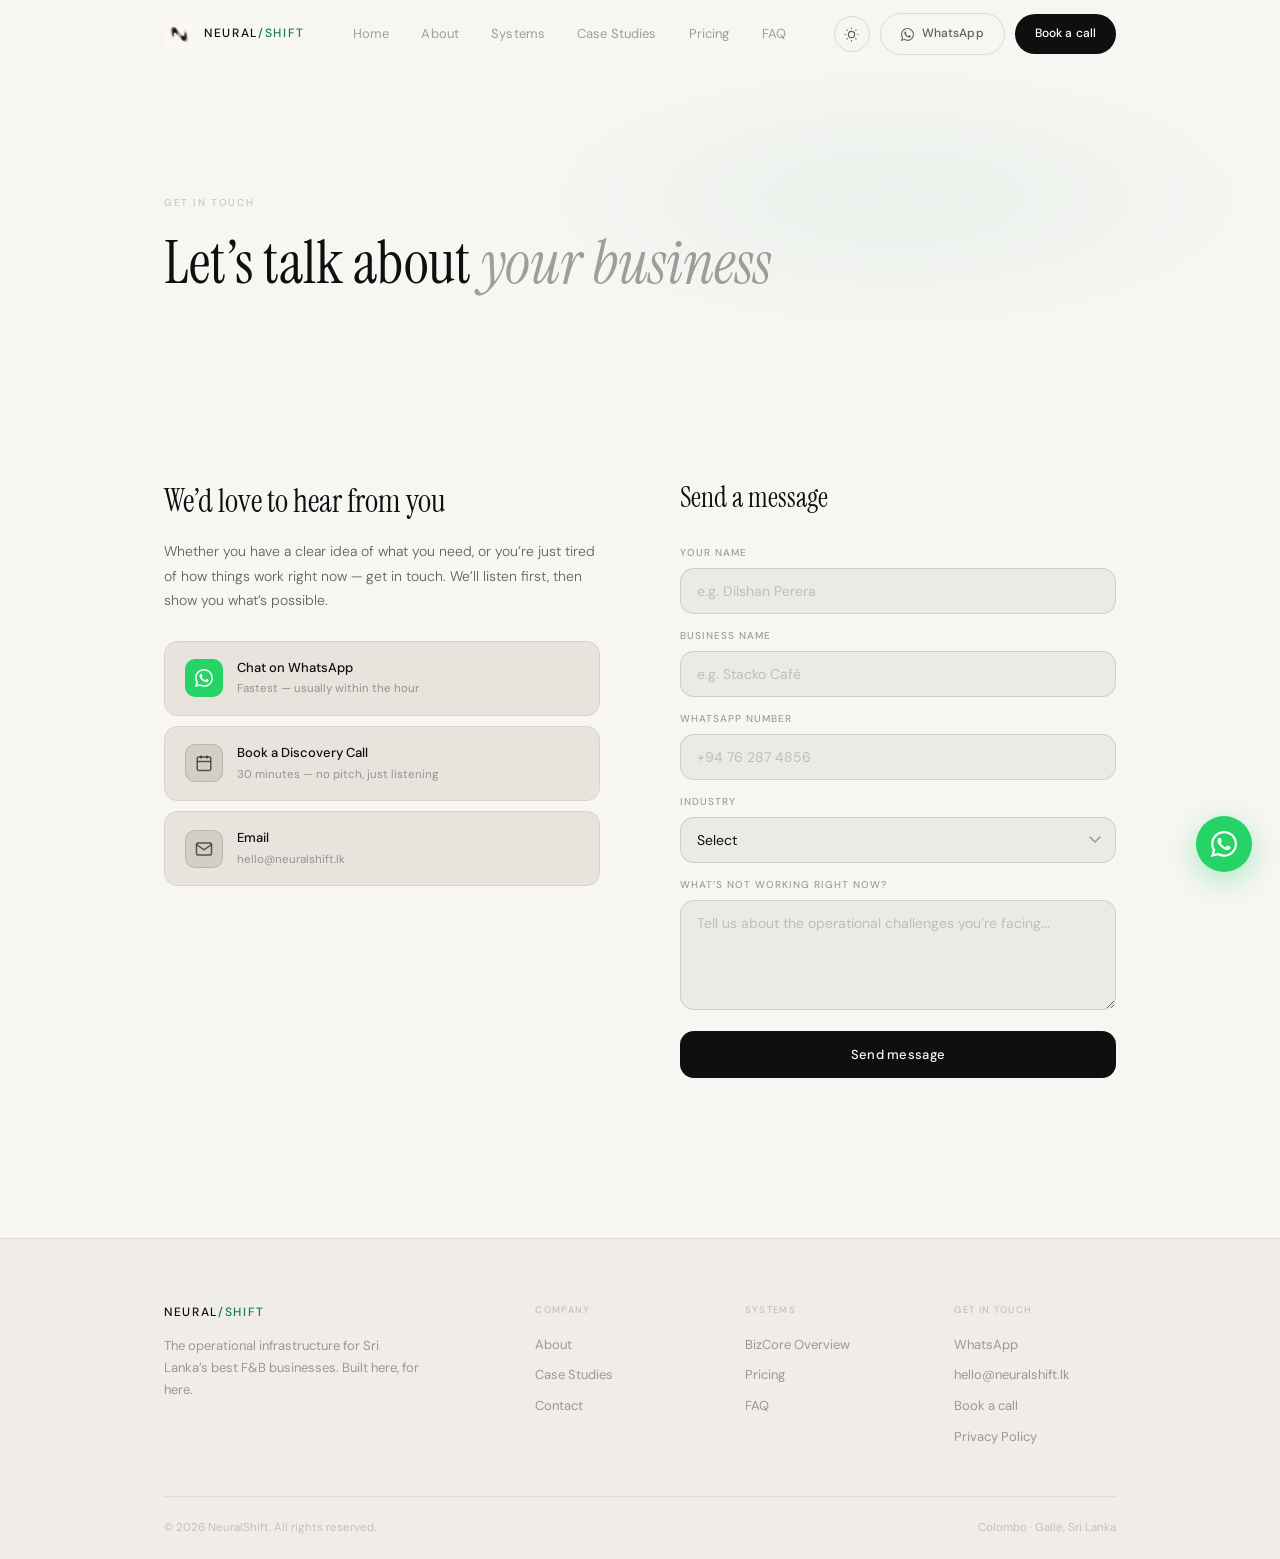
<file: neuralshift/contact.html>
<!DOCTYPE html>
<html lang="en">
<head>
  <!-- Google tag (gtag.js) -->
  <script async src="https://www.googletagmanager.com/gtag/js?id=G-8N43596SCE"></script>
  <script>
    window.dataLayer = window.dataLayer || [];
    function gtag(){dataLayer.push(arguments);}
    gtag('js', new Date());
    gtag('config', 'G-8N43596SCE');
  </script>
  <meta charset="UTF-8">
  <meta name="viewport" content="width=device-width, initial-scale=1.0">
  <title>Contact NeuralShift — Let’s talk about your business</title>
  <meta name="description" content="Get in touch with NeuralShift. Chat on WhatsApp, book a 30-minute discovery call, or send a message about what’s not working in your operation right now.">
  <link rel="canonical" href="https://neuralshift.lk/contact.html">

  <link rel="icon" type="image/png" sizes="32x32" href="assets/favicon-32.png">
  <link rel="apple-touch-icon" sizes="180x180" href="assets/apple-touch-icon.png">

  <meta property="og:type" content="website">
  <meta property="og:title" content="Contact NeuralShift">
  <meta property="og:description" content="Let’s talk about your business.">
  <meta property="og:url" content="https://neuralshift.lk/contact.html">
  <meta property="og:site_name" content="NeuralShift">
  <meta property="og:locale" content="en_LK">
  <meta property="og:image" content="https://neuralshift.lk/assets/og-image.png">
  <meta property="og:image:width" content="1200">
  <meta property="og:image:height" content="630">
  <meta property="og:image:alt" content="NeuralShift — the operating system for Sri Lankan F&amp;B businesses">

  <meta name="twitter:card" content="summary_large_image">
  <meta name="twitter:title" content="Contact NeuralShift">
  <meta name="twitter:description" content="Let’s talk about your business.">
  <meta name="twitter:image" content="https://neuralshift.lk/assets/og-image.png">

  <link rel="preconnect" href="https://fonts.googleapis.com">
  <link rel="preconnect" href="https://fonts.gstatic.com" crossorigin>
  <link href="https://fonts.googleapis.com/css2?family=Instrument+Serif:ital@0;1&family=DM+Sans:ital,opsz,wght@0,9..40,300;0,9..40,400;0,9..40,500;1,9..40,300&display=swap" rel="stylesheet">

  <script>try{if(localStorage.getItem('ns-theme')==='dark')document.documentElement.classList.add('dark');}catch(e){}</script>

  <!-- Organization structured data (schema.org). Static so JS-blind crawlers (GPTBot, PerplexityBot, Bing) read it reliably. -->
  <script type="application/ld+json">
  {
    "@context": "https://schema.org",
    "@type": "Organization",
    "@id": "https://neuralshift.lk/#organization",
    "name": "NeuralShift",
    "url": "https://neuralshift.lk",
    "logo": "https://neuralshift.lk/assets/logo-512.png",
    "description": "The operating system for Sri Lankan businesses — operational infrastructure built for Sri Lanka’s best F&B businesses.",
    "areaServed": "LK",
    "contactPoint": {
      "@type": "ContactPoint",
      "telephone": "+94762874856",
      "contactType": "customer service"
    },
    "sameAs": [
      "https://www.linkedin.com/company/neuralshift",
      "https://www.instagram.com/neuralsh1ft/"
    ]
  }
  </script>

  <!-- WebSite structured data (schema.org). Static; publisher links to the Organization node by @id. -->
  <script type="application/ld+json">
  {
    "@context": "https://schema.org",
    "@type": "WebSite",
    "@id": "https://neuralshift.lk/#website",
    "name": "NeuralShift",
    "url": "https://neuralshift.lk",
    "publisher": {
      "@id": "https://neuralshift.lk/#organization"
    }
  }
  </script>

  <link rel="stylesheet" href="css/tokens.css">
  <link rel="stylesheet" href="css/base.css">
  <link rel="stylesheet" href="css/components.css">
  <link rel="stylesheet" href="css/pages/contact.css">
</head>
<body data-page="contact">
<a href="#main" class="sr-only">Skip to content</a>

<div id="site-wa-fab"></div>
<div id="site-nav"></div>

<noscript>
  <nav aria-label="Site links">
    <a href="index.html">Home</a>
    <a href="about.html">About</a>
    <a href="systems.html">Systems</a>
    <a href="case-studies.html">Case Studies</a>
    <a href="pricing.html">Pricing</a>
    <a href="faq.html">FAQ</a>
    <a href="contact.html">Contact</a>
    <a href="privacy.html">Privacy</a>
  </nav>
</noscript>

<main id="main">
  <div class="page-hero compact">
    <div class="page-hero-glow"></div>
    <div class="page-hero-inner">
      <div class="ph-tag">Get in touch</div>
      <h1 class="ph-title compact">Let’s talk about <em>your business</em></h1>
    </div>
  </div>

  <section class="contact-section">
    <div class="container">
      <div class="contact-grid">
        <div class="fi">
          <div class="contact-h">We’d love to hear from you</div>
          <p class="contact-p">Whether you have a clear idea of what you need, or you’re just tired of how things work right now — get in touch. We’ll listen first, then show you what’s possible.</p>
          <div class="channel-list">
            <a href="https://wa.me/94762874856?text=Hi%2C%20I%27d%20like%20to%20chat%20about%20NeuralShift" target="_blank" rel="noopener" class="channel">
              <div class="ch-ico wa">
                <svg viewBox="0 0 24 24" width="18" height="18" fill="white" aria-hidden="true"><path d="M17.472 14.382c-.297-.149-1.758-.867-2.03-.967-.273-.099-.471-.148-.67.15-.197.297-.767.966-.94 1.164-.173.199-.347.223-.644.075-.297-.15-1.255-.463-2.39-1.475-.883-.788-1.48-1.761-1.653-2.059-.173-.297-.018-.458.13-.606.134-.133.298-.347.446-.52.149-.174.198-.298.298-.497.099-.198.05-.371-.025-.52-.075-.149-.669-1.612-.916-2.207-.242-.579-.487-.5-.669-.51-.173-.008-.371-.01-.57-.01-.198 0-.52.074-.792.372-.272.297-1.04 1.016-1.04 2.479 0 1.462 1.065 2.875 1.213 3.074.149.198 2.096 3.2 5.077 4.487.709.306 1.262.489 1.694.625.712.227 1.36.195 1.871.118.571-.085 1.758-.719 2.006-1.413.248-.694.248-1.289.173-1.413-.074-.124-.272-.198-.57-.347m-5.421 7.403h-.004a9.87 9.87 0 01-5.031-1.378l-.361-.214-3.741.982.998-3.648-.235-.374a9.86 9.86 0 01-1.51-5.26c.001-5.45 4.436-9.884 9.888-9.884 2.64 0 5.122 1.03 6.988 2.898a9.825 9.825 0 012.893 6.994c-.003 5.45-4.437 9.884-9.885 9.884m8.413-18.297A11.815 11.815 0 0012.05 0C5.495 0 .16 5.335.157 11.892c0 2.096.547 4.142 1.588 5.945L.057 24l6.305-1.654a11.882 11.882 0 005.683 1.448h.005c6.554 0 11.89-5.335 11.893-11.893a11.821 11.821 0 00-3.48-8.413z"/></svg>
              </div>
              <div><div class="ch-title">Chat on WhatsApp</div><div class="ch-sub">Fastest — usually within the hour</div></div>
            </a>
            <div class="channel">
              <div class="ch-ico cal">
                <svg viewBox="0 0 24 24" width="18" height="18" fill="none" stroke="currentColor" stroke-width="2" aria-hidden="true"><rect x="3" y="4" width="18" height="18" rx="2"/><line x1="16" y1="2" x2="16" y2="6"/><line x1="8" y1="2" x2="8" y2="6"/><line x1="3" y1="10" x2="21" y2="10"/></svg>
              </div>
              <div><div class="ch-title">Book a Discovery Call</div><div class="ch-sub">30 minutes — no pitch, just listening</div></div>
            </div>
            <a href="mailto:hello@neuralshift.lk" class="channel">
              <div class="ch-ico mail">
                <svg viewBox="0 0 24 24" width="18" height="18" fill="none" stroke="currentColor" stroke-width="2" aria-hidden="true"><path d="M4 4h16c1.1 0 2 .9 2 2v12c0 1.1-.9 2-2 2H4c-1.1 0-2-.9-2-2V6c0-1.1.9-2 2-2z"/><polyline points="22,6 12,13 2,6"/></svg>
              </div>
              <div><div class="ch-title">Email</div><div class="ch-sub">hello@neuralshift.lk</div></div>
            </a>
          </div>
        </div>

        <!-- Contact form — no backend. On submit, contact.js opens a pre-filled
             WhatsApp chat; nothing is stored server-side. -->
        <form id="contactForm" class="fi d2">
          <div class="form-h">Send a message</div>
          <div class="form-group"><label class="form-lbl" for="cf-name">Your Name</label><input id="cf-name" name="name" type="text" class="form-field" placeholder="e.g. Dilshan Perera" required></div>
          <div class="form-group"><label class="form-lbl" for="cf-biz">Business Name</label><input id="cf-biz" name="business" type="text" class="form-field" placeholder="e.g. Stacko Café"></div>
          <div class="form-group"><label class="form-lbl" for="cf-phone">WhatsApp Number</label><input id="cf-phone" name="phone" type="tel" class="form-field" placeholder="+94 76 287 4856"></div>
          <div class="form-group"><label class="form-lbl" for="cf-ind">Industry</label>
            <select id="cf-ind" name="industry" class="form-field form-select">
              <option value="">Select</option>
              <option>Restaurant / Café</option>
              <option>Cloud Kitchen</option>
              <option>Retail / Wholesale</option>
              <option>Logistics</option>
              <option>Other</option>
            </select>
          </div>
          <div class="form-group"><label class="form-lbl" for="cf-msg">What’s not working right now?</label><textarea id="cf-msg" name="message" class="form-field" placeholder="Tell us about the operational challenges you’re facing..." required></textarea></div>
          <button id="contactSendBtn" class="form-btn" type="submit">Send message</button>
        </form>
      </div>
    </div>
  </section>
</main>

<div id="site-footer"></div>

<script src="js/theme.js"></script>
<script src="js/components.js"></script>
<script src="js/reveal.js"></script>
<script src="js/nav-scroll.js"></script>
<script src="js/contact.js"></script>
</body>
</html>
</file>
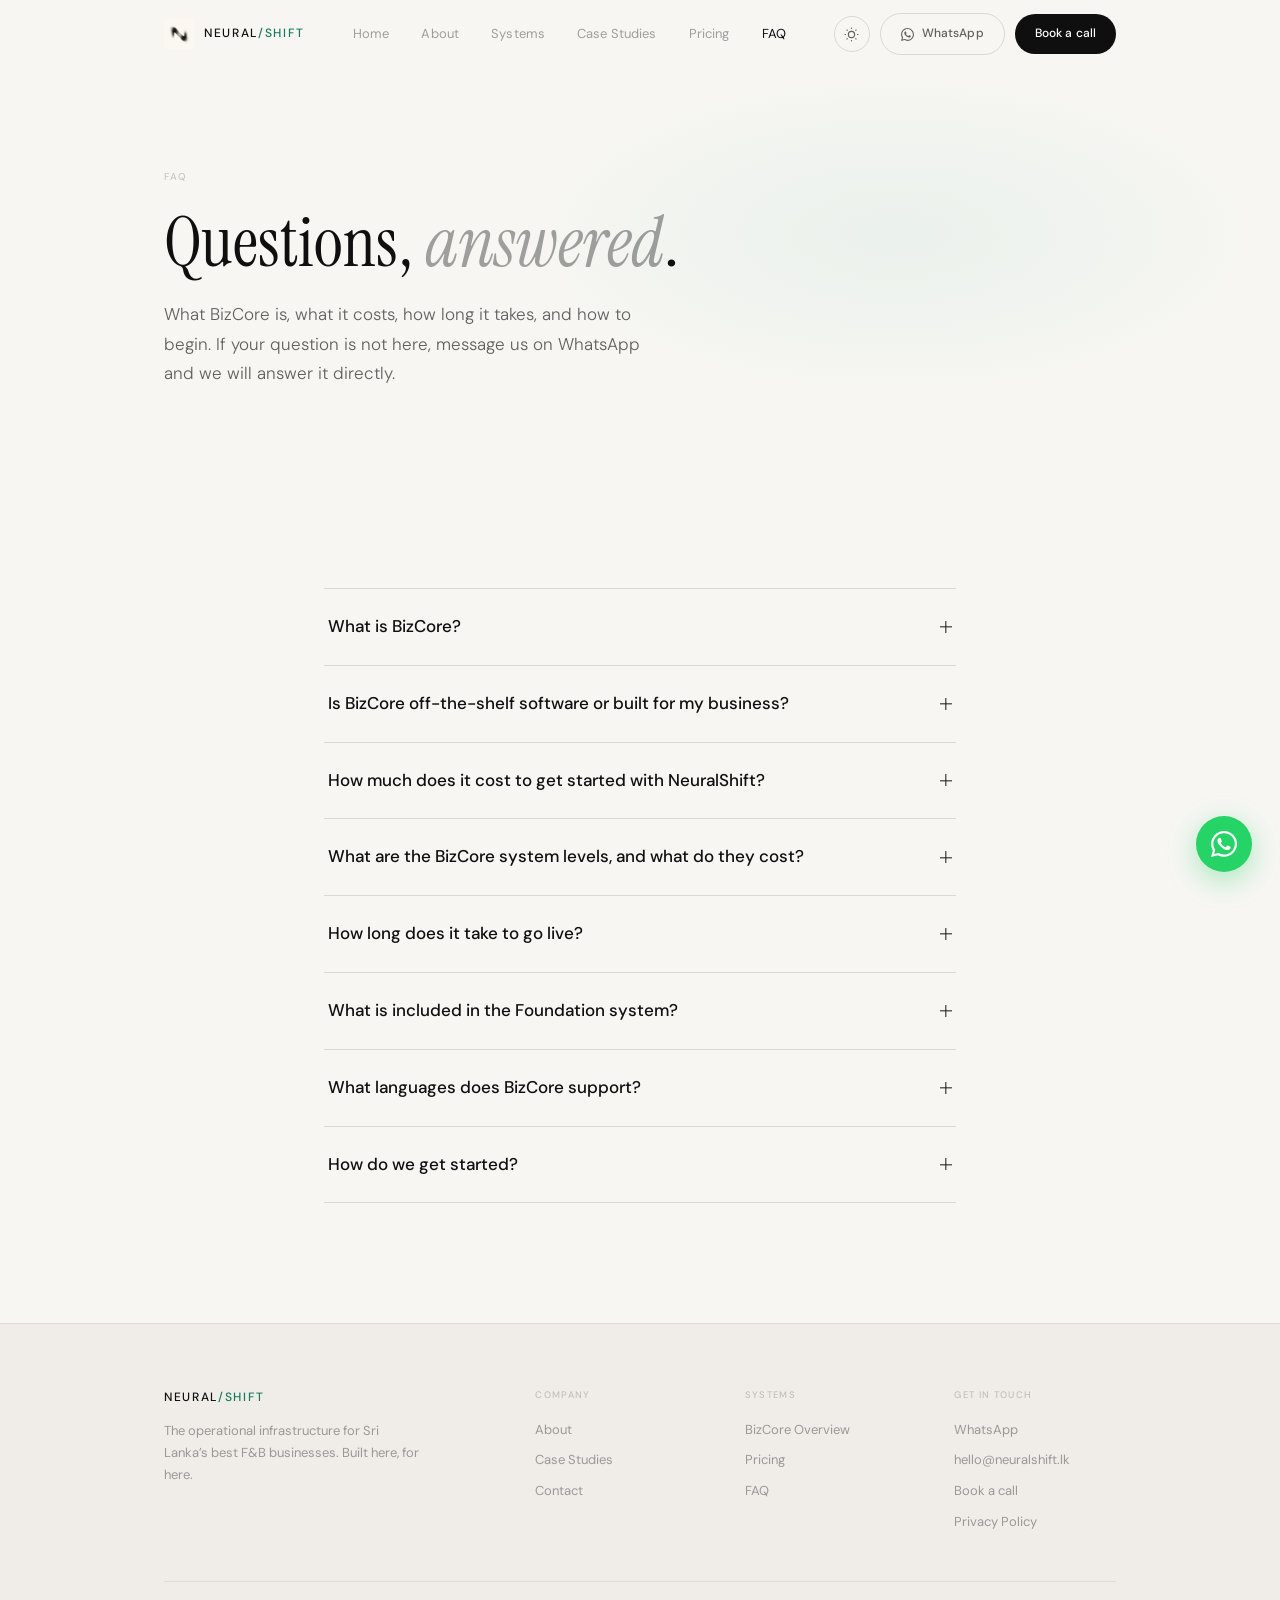
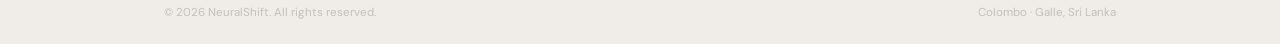
<file: neuralshift/faq.html>
<!DOCTYPE html>
<html lang="en">
<head>
  <!-- Google tag (gtag.js) -->
  <script async src="https://www.googletagmanager.com/gtag/js?id=G-8N43596SCE"></script>
  <script>
    window.dataLayer = window.dataLayer || [];
    function gtag(){dataLayer.push(arguments);}
    gtag('js', new Date());
    gtag('config', 'G-8N43596SCE');
  </script>
  <meta charset="UTF-8">
  <meta name="viewport" content="width=device-width, initial-scale=1.0">
  <title>FAQ — Pricing, timelines, and BizCore | NeuralShift</title>
  <meta name="description" content="Answers to common questions about NeuralShift and BizCore — the Operational Audit and pricing, time to go-live, what’s included, language support (EN / SI / TA), and how to get started.">
  <link rel="canonical" href="https://neuralshift.lk/faq.html">

  <link rel="icon" type="image/png" sizes="32x32" href="assets/favicon-32.png">
  <link rel="apple-touch-icon" sizes="180x180" href="assets/apple-touch-icon.png">

  <meta property="og:type" content="website">
  <meta property="og:title" content="NeuralShift FAQ — BizCore, pricing, and getting started">
  <meta property="og:description" content="Common questions about BizCore, pricing, timelines, languages, and how to begin.">
  <meta property="og:url" content="https://neuralshift.lk/faq.html">
  <meta property="og:site_name" content="NeuralShift">
  <meta property="og:locale" content="en_LK">
  <meta property="og:image" content="https://neuralshift.lk/assets/og-image.png">
  <meta property="og:image:width" content="1200">
  <meta property="og:image:height" content="630">
  <meta property="og:image:alt" content="NeuralShift — the operating system for Sri Lankan F&amp;B businesses">

  <meta name="twitter:card" content="summary_large_image">
  <meta name="twitter:title" content="NeuralShift FAQ — BizCore, pricing, and getting started">
  <meta name="twitter:description" content="Common questions about BizCore, pricing, timelines, languages, and how to begin.">
  <meta name="twitter:image" content="https://neuralshift.lk/assets/og-image.png">

  <link rel="preconnect" href="https://fonts.googleapis.com">
  <link rel="preconnect" href="https://fonts.gstatic.com" crossorigin>
  <link href="https://fonts.googleapis.com/css2?family=Instrument+Serif:ital@0;1&family=DM+Sans:ital,opsz,wght@0,9..40,300;0,9..40,400;0,9..40,500;1,9..40,300&display=swap" rel="stylesheet">

  <script>try{if(localStorage.getItem('ns-theme')==='dark')document.documentElement.classList.add('dark');}catch(e){}</script>

  <!-- Organization structured data (schema.org). Static so JS-blind crawlers (GPTBot, PerplexityBot, Bing) read it reliably. -->
  <script type="application/ld+json">
  {
    "@context": "https://schema.org",
    "@type": "Organization",
    "@id": "https://neuralshift.lk/#organization",
    "name": "NeuralShift",
    "url": "https://neuralshift.lk",
    "logo": "https://neuralshift.lk/assets/logo-512.png",
    "description": "The operating system for Sri Lankan businesses — operational infrastructure built for Sri Lanka’s best F&B businesses.",
    "areaServed": "LK",
    "contactPoint": {
      "@type": "ContactPoint",
      "telephone": "+94762874856",
      "contactType": "customer service"
    },
    "sameAs": [
      "https://www.linkedin.com/company/neuralshift",
      "https://www.instagram.com/neuralsh1ft/"
    ]
  }
  </script>

  <!-- WebSite structured data (schema.org). Static; publisher links to the Organization node by @id. -->
  <script type="application/ld+json">
  {
    "@context": "https://schema.org",
    "@type": "WebSite",
    "@id": "https://neuralshift.lk/#website",
    "name": "NeuralShift",
    "url": "https://neuralshift.lk",
    "publisher": {
      "@id": "https://neuralshift.lk/#organization"
    }
  }
  </script>

  <!-- FAQPage structured data (schema.org). Static; answer text matches the visible copy exactly. -->
  <script type="application/ld+json">
  {
    "@context": "https://schema.org",
    "@type": "FAQPage",
    "mainEntity": [
      {
        "@type": "Question",
        "name": "What is BizCore?",
        "acceptedAnswer": {
          "@type": "Answer",
          "text": "BizCore is a single operating system for your F&B business — not a collection of tools. Every module is connected, so changing one thing updates the whole system and every number lives in one place. It brings together order management, kitchen display, inventory control, billing and POS, customer CRM, revenue analytics, workflow automation, WhatsApp integration, and supplier management as one piece of infrastructure."
        }
      },
      {
        "@type": "Question",
        "name": "Is BizCore off-the-shelf software or built for my business?",
        "acceptedAnswer": {
          "@type": "Answer",
          "text": "Every level of BizCore is built from scratch for your specific operation. You are not buying a template or a software subscription — you are buying a system that runs your business. It is powerful enough to handle real operational complexity, but simple enough that anyone on your team can use it from day one."
        }
      },
      {
        "@type": "Question",
        "name": "How much does it cost to get started with NeuralShift?",
        "acceptedAnswer": {
          "@type": "Answer",
          "text": "Most businesses start with the Operational Audit, which is a one-time fee of 5,000 LKR. We spend 90 minutes inside your business mapping every order flow, stock movement, and manual task, then give you a full operations map and written recommendations with no obligation to proceed. If you go ahead and build, the 5,000 LKR is credited 100% toward your system build."
        }
      },
      {
        "@type": "Question",
        "name": "What are the BizCore system levels, and what do they cost?",
        "acceptedAnswer": {
          "@type": "Answer",
          "text": "BizCore comes in three levels, all priced in Sri Lankan Rupees. Foundation starts from 175K setup plus Rs 25,000 per month, Growth starts from 280K setup plus Rs 45,000 per month, and the Full Operating System starts from 500K setup plus Rs 75,000 per month. Each level is recommended based on your Operational Audit, and setup payments are split across three milestones: 50% on signing, 30% on delivery, and 20% at day 30."
        }
      },
      {
        "@type": "Question",
        "name": "How long does it take to go live?",
        "acceptedAnswer": {
          "@type": "Answer",
          "text": "Time to go-live depends on the system level: Foundation is a 3-week delivery, Growth is 4 weeks, and the Full Operating System is 6 weeks. For context, Stacko Café in Galle went from the initial audit to go-live in 3 weeks."
        }
      },
      {
        "@type": "Question",
        "name": "What is included in the Foundation system?",
        "acceptedAnswer": {
          "@type": "Answer",
          "text": "The Foundation system is for businesses still running operations manually, and it includes WhatsApp order capture and tracking, inventory tracking with low-stock alerts, customer records, an owner mobile dashboard, and a daily WhatsApp revenue report. It comes with trilingual support and is delivered in 3 weeks. The Growth and Full Operating System levels build on top of everything in Foundation."
        }
      },
      {
        "@type": "Question",
        "name": "What languages does BizCore support?",
        "acceptedAnswer": {
          "@type": "Answer",
          "text": "BizCore supports three languages: English, Sinhala, and Tamil (EN / SI / TA). Trilingual support is included from the Foundation level upward, so your team can work in the language they are most comfortable with."
        }
      },
      {
        "@type": "Question",
        "name": "How do we get started?",
        "acceptedAnswer": {
          "@type": "Answer",
          "text": "The first step is the Operational Audit, where we come to your business, map your operation in 90 minutes, and recommend the exact system level you need. You can book the audit, message us on WhatsApp — usually answered within the hour — or email hello@neuralshift.lk. We listen first, then show you exactly what we would build."
        }
      }
    ]
  }
  </script>

  <link rel="stylesheet" href="css/tokens.css">
  <link rel="stylesheet" href="css/base.css">
  <link rel="stylesheet" href="css/components.css">
  <link rel="stylesheet" href="css/pages/home.css">
  <link rel="stylesheet" href="css/pages/faq.css">
</head>
<body data-page="faq">
<a href="#main" class="sr-only">Skip to content</a>

<div id="site-wa-fab"></div>
<div id="site-nav"></div>

<noscript>
  <nav aria-label="Site links">
    <a href="index.html">Home</a>
    <a href="about.html">About</a>
    <a href="systems.html">Systems</a>
    <a href="case-studies.html">Case Studies</a>
    <a href="pricing.html">Pricing</a>
    <a href="faq.html">FAQ</a>
    <a href="contact.html">Contact</a>
    <a href="privacy.html">Privacy</a>
  </nav>
</noscript>

<main id="main">
  <div class="page-hero">
    <div class="page-hero-glow"></div>
    <div class="page-hero-inner">
      <div class="ph-tag">FAQ</div>
      <h1 class="ph-title">Questions, <em>answered</em>.</h1>
      <p class="ph-sub">What BizCore is, what it costs, how long it takes, and how to begin. If your question is not here, message us on WhatsApp and we will answer it directly.</p>
    </div>
  </div>

  <section class="section">
    <div class="container faq-list">
      <details class="faq-item fi">
        <summary class="faq-q">What is BizCore?</summary>
        <div class="faq-a"><p>BizCore is a single operating system for your F&amp;B business — not a collection of tools. Every module is connected, so changing one thing updates the whole system and every number lives in one place. It brings together order management, kitchen display, inventory control, billing and POS, customer CRM, revenue analytics, workflow automation, WhatsApp integration, and supplier management as one piece of infrastructure.</p></div>
      </details>
      <details class="faq-item fi d2">
        <summary class="faq-q">Is BizCore off-the-shelf software or built for my business?</summary>
        <div class="faq-a"><p>Every level of BizCore is built from scratch for your specific operation. You are not buying a template or a software subscription — you are buying a system that runs your business. It is powerful enough to handle real operational complexity, but simple enough that anyone on your team can use it from day one.</p></div>
      </details>
      <details class="faq-item fi d3">
        <summary class="faq-q">How much does it cost to get started with NeuralShift?</summary>
        <div class="faq-a"><p>Most businesses start with the Operational Audit, which is a one-time fee of 5,000 LKR. We spend 90 minutes inside your business mapping every order flow, stock movement, and manual task, then give you a full operations map and written recommendations with no obligation to proceed. If you go ahead and build, the 5,000 LKR is credited 100% toward your system build.</p></div>
      </details>
      <details class="faq-item fi d4">
        <summary class="faq-q">What are the BizCore system levels, and what do they cost?</summary>
        <div class="faq-a"><p>BizCore comes in three levels, all priced in Sri Lankan Rupees. Foundation starts from 175K setup plus Rs 25,000 per month, Growth starts from 280K setup plus Rs 45,000 per month, and the Full Operating System starts from 500K setup plus Rs 75,000 per month. Each level is recommended based on your Operational Audit, and setup payments are split across three milestones: 50% on signing, 30% on delivery, and 20% at day 30.</p></div>
      </details>
      <details class="faq-item fi">
        <summary class="faq-q">How long does it take to go live?</summary>
        <div class="faq-a"><p>Time to go-live depends on the system level: Foundation is a 3-week delivery, Growth is 4 weeks, and the Full Operating System is 6 weeks. For context, Stacko Café in Galle went from the initial audit to go-live in 3 weeks.</p></div>
      </details>
      <details class="faq-item fi d2">
        <summary class="faq-q">What is included in the Foundation system?</summary>
        <div class="faq-a"><p>The Foundation system is for businesses still running operations manually, and it includes WhatsApp order capture and tracking, inventory tracking with low-stock alerts, customer records, an owner mobile dashboard, and a daily WhatsApp revenue report. It comes with trilingual support and is delivered in 3 weeks. The Growth and Full Operating System levels build on top of everything in Foundation.</p></div>
      </details>
      <details class="faq-item fi d3">
        <summary class="faq-q">What languages does BizCore support?</summary>
        <div class="faq-a"><p>BizCore supports three languages: English, Sinhala, and Tamil (EN / SI / TA). Trilingual support is included from the Foundation level upward, so your team can work in the language they are most comfortable with.</p></div>
      </details>
      <details class="faq-item fi d4">
        <summary class="faq-q">How do we get started?</summary>
        <div class="faq-a"><p>The first step is the Operational Audit, where we come to your business, map your operation in 90 minutes, and recommend the exact system level you need. You can book the audit, message us on WhatsApp — usually answered within the hour — or email hello@neuralshift.lk. We listen first, then show you exactly what we would build.</p></div>
      </details>
    </div>
  </section>
</main>

<div id="site-footer"></div>

<script src="js/theme.js"></script>
<script src="js/components.js"></script>
<script src="js/reveal.js"></script>
<script src="js/nav-scroll.js"></script>
</body>
</html>
</file>
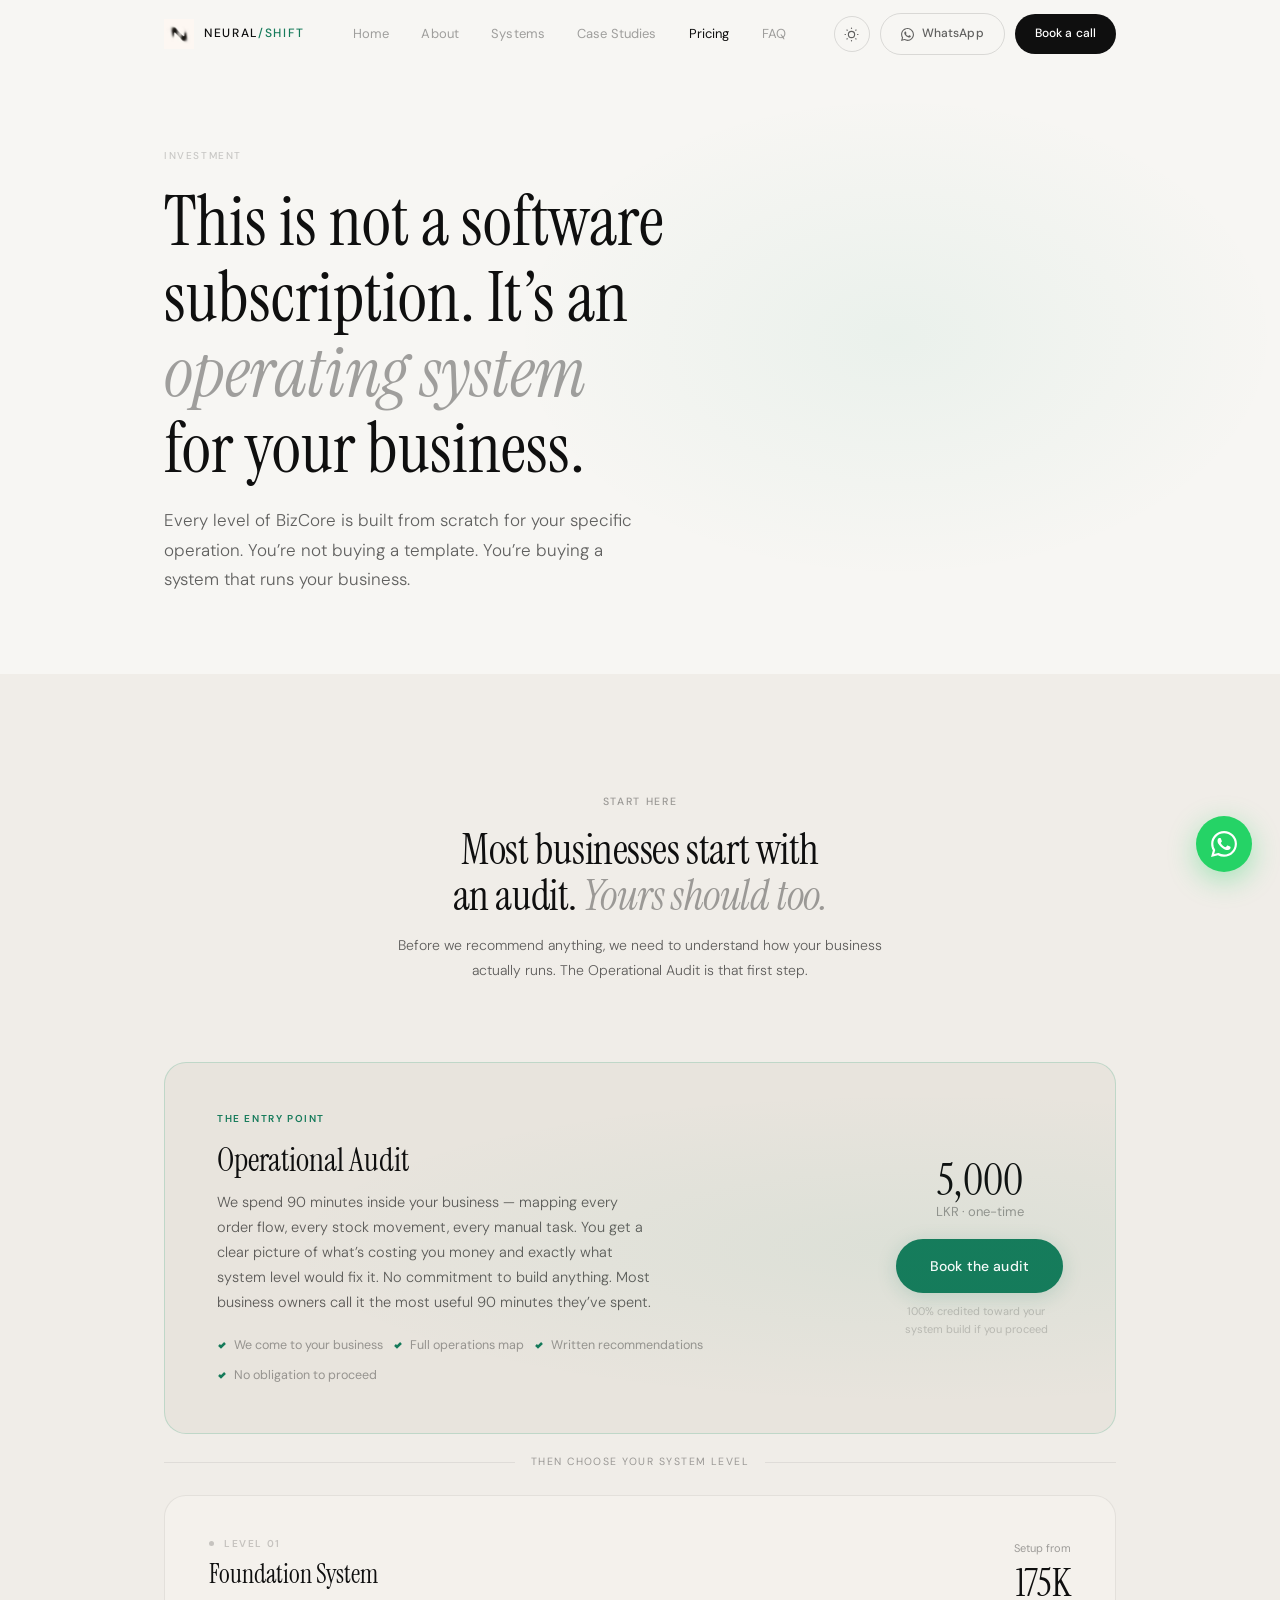
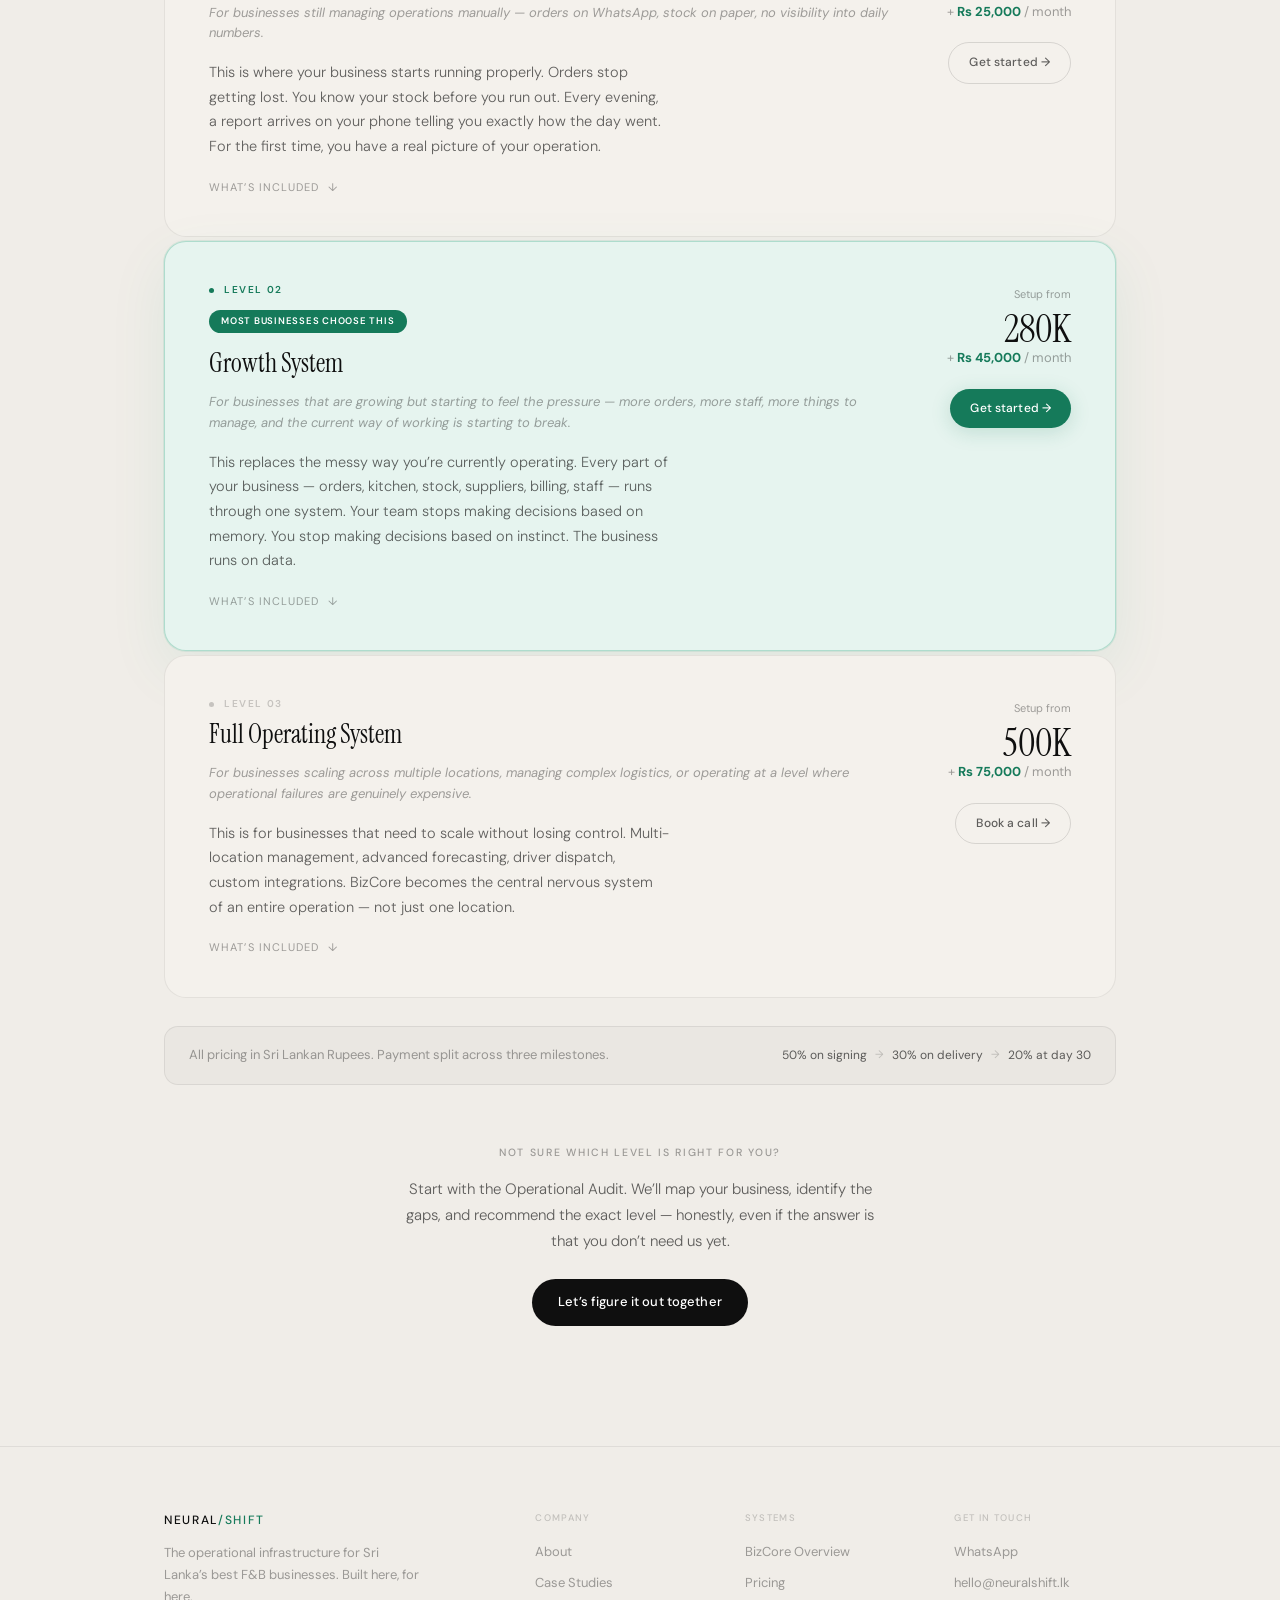
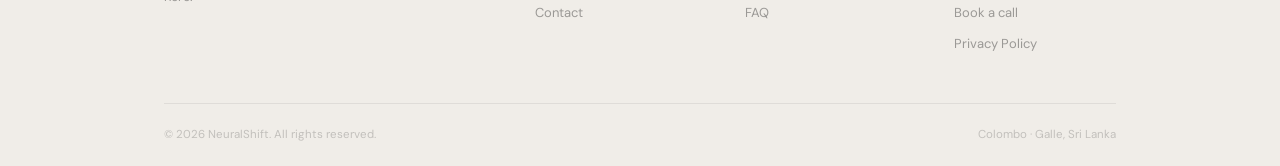
<file: neuralshift/pricing.html>
<!DOCTYPE html>
<html lang="en">
<head>
  <!-- Google tag (gtag.js) -->
  <script async src="https://www.googletagmanager.com/gtag/js?id=G-8N43596SCE"></script>
  <script>
    window.dataLayer = window.dataLayer || [];
    function gtag(){dataLayer.push(arguments);}
    gtag('js', new Date());
    gtag('config', 'G-8N43596SCE');
  </script>
  <meta charset="UTF-8">
  <meta name="viewport" content="width=device-width, initial-scale=1.0">
  <title>Pricing — Operational Audit and BizCore system levels | NeuralShift</title>
  <meta name="description" content="Every level of BizCore is built from scratch for your operation. Start with a 5,000 LKR Operational Audit, then choose Foundation, Growth, or Full Operating System.">
  <link rel="canonical" href="https://neuralshift.lk/pricing.html">

  <link rel="icon" type="image/png" sizes="32x32" href="assets/favicon-32.png">
  <link rel="apple-touch-icon" sizes="180x180" href="assets/apple-touch-icon.png">

  <meta property="og:type" content="website">
  <meta property="og:title" content="NeuralShift Pricing — BizCore system levels">
  <meta property="og:description" content="This is not a software subscription. It’s an operating system for your business.">
  <meta property="og:url" content="https://neuralshift.lk/pricing.html">
  <meta property="og:site_name" content="NeuralShift">
  <meta property="og:locale" content="en_LK">
  <meta property="og:image" content="https://neuralshift.lk/assets/og-image.png">
  <meta property="og:image:width" content="1200">
  <meta property="og:image:height" content="630">
  <meta property="og:image:alt" content="NeuralShift — the operating system for Sri Lankan F&amp;B businesses">

  <meta name="twitter:card" content="summary_large_image">
  <meta name="twitter:title" content="NeuralShift Pricing — BizCore system levels">
  <meta name="twitter:description" content="This is not a software subscription. It’s an operating system for your business.">
  <meta name="twitter:image" content="https://neuralshift.lk/assets/og-image.png">

  <link rel="preconnect" href="https://fonts.googleapis.com">
  <link rel="preconnect" href="https://fonts.gstatic.com" crossorigin>
  <link href="https://fonts.googleapis.com/css2?family=Instrument+Serif:ital@0;1&family=DM+Sans:ital,opsz,wght@0,9..40,300;0,9..40,400;0,9..40,500;1,9..40,300&display=swap" rel="stylesheet">

  <script>try{if(localStorage.getItem('ns-theme')==='dark')document.documentElement.classList.add('dark');}catch(e){}</script>

  <!-- Organization structured data (schema.org). Static so JS-blind crawlers (GPTBot, PerplexityBot, Bing) read it reliably. -->
  <script type="application/ld+json">
  {
    "@context": "https://schema.org",
    "@type": "Organization",
    "@id": "https://neuralshift.lk/#organization",
    "name": "NeuralShift",
    "url": "https://neuralshift.lk",
    "logo": "https://neuralshift.lk/assets/logo-512.png",
    "description": "The operating system for Sri Lankan businesses — operational infrastructure built for Sri Lanka’s best F&B businesses.",
    "areaServed": "LK",
    "contactPoint": {
      "@type": "ContactPoint",
      "telephone": "+94762874856",
      "contactType": "customer service"
    },
    "sameAs": [
      "https://www.linkedin.com/company/neuralshift",
      "https://www.instagram.com/neuralsh1ft/"
    ]
  }
  </script>

  <!-- WebSite structured data (schema.org). Static; publisher links to the Organization node by @id. -->
  <script type="application/ld+json">
  {
    "@context": "https://schema.org",
    "@type": "WebSite",
    "@id": "https://neuralshift.lk/#website",
    "name": "NeuralShift",
    "url": "https://neuralshift.lk",
    "publisher": {
      "@id": "https://neuralshift.lk/#organization"
    }
  }
  </script>

  <!-- Service / Offer structured data (schema.org). Static; prices, names, and currency match the visible pricing copy exactly. provider links to the Organization node by @id. -->
  <script type="application/ld+json">
  {
    "@context": "https://schema.org",
    "@graph": [
      {
        "@type": "Service",
        "name": "Operational Audit",
        "provider": { "@id": "https://neuralshift.lk/#organization" },
        "areaServed": "LK",
        "offers": {
          "@type": "Offer",
          "price": "5000",
          "priceCurrency": "LKR"
        }
      },
      {
        "@type": "Service",
        "name": "Foundation System",
        "provider": { "@id": "https://neuralshift.lk/#organization" },
        "areaServed": "LK",
        "offers": {
          "@type": "Offer",
          "priceCurrency": "LKR",
          "priceSpecification": [
            {
              "@type": "PriceSpecification",
              "name": "Setup from",
              "minPrice": "175000",
              "priceCurrency": "LKR"
            },
            {
              "@type": "UnitPriceSpecification",
              "name": "Monthly",
              "price": "25000",
              "priceCurrency": "LKR",
              "billingDuration": "P1M"
            }
          ]
        }
      },
      {
        "@type": "Service",
        "name": "Growth System",
        "provider": { "@id": "https://neuralshift.lk/#organization" },
        "areaServed": "LK",
        "offers": {
          "@type": "Offer",
          "priceCurrency": "LKR",
          "priceSpecification": [
            {
              "@type": "PriceSpecification",
              "name": "Setup from",
              "minPrice": "280000",
              "priceCurrency": "LKR"
            },
            {
              "@type": "UnitPriceSpecification",
              "name": "Monthly",
              "price": "45000",
              "priceCurrency": "LKR",
              "billingDuration": "P1M"
            }
          ]
        }
      },
      {
        "@type": "Service",
        "name": "Full Operating System",
        "provider": { "@id": "https://neuralshift.lk/#organization" },
        "areaServed": "LK",
        "offers": {
          "@type": "Offer",
          "priceCurrency": "LKR",
          "priceSpecification": [
            {
              "@type": "PriceSpecification",
              "name": "Setup from",
              "minPrice": "500000",
              "priceCurrency": "LKR"
            },
            {
              "@type": "UnitPriceSpecification",
              "name": "Monthly",
              "price": "75000",
              "priceCurrency": "LKR",
              "billingDuration": "P1M"
            }
          ]
        }
      }
    ]
  }
  </script>

  <link rel="stylesheet" href="css/tokens.css">
  <link rel="stylesheet" href="css/base.css">
  <link rel="stylesheet" href="css/components.css">
  <link rel="stylesheet" href="css/pages/pricing.css">
</head>
<body data-page="pricing">
<a href="#main" class="sr-only">Skip to content</a>

<div id="site-wa-fab"></div>
<div id="site-nav"></div>

<noscript>
  <nav aria-label="Site links">
    <a href="index.html">Home</a>
    <a href="about.html">About</a>
    <a href="systems.html">Systems</a>
    <a href="case-studies.html">Case Studies</a>
    <a href="pricing.html">Pricing</a>
    <a href="faq.html">FAQ</a>
    <a href="contact.html">Contact</a>
    <a href="privacy.html">Privacy</a>
  </nav>
</noscript>

<main id="main">
  <div class="page-hero">
    <div class="page-hero-glow"></div>
    <div class="page-hero-inner">
      <div class="ph-tag">Investment</div>
      <h1 class="ph-title">This is not a software<br>subscription. It’s an <em>operating system</em><br>for your business.</h1>
      <p class="ph-sub">Every level of BizCore is built from scratch for your specific operation. You’re not buying a template. You’re buying a system that runs your business.</p>
    </div>
  </div>

  <section class="section offers-section">
    <div class="container">
      <div class="offers-header fi">
        <div class="label eyebrow">Start here</div>
        <h2 class="offers-headline">Most businesses start with<br>an audit. <em>Yours should too.</em></h2>
        <p class="body-copy offers-lead">Before we recommend anything, we need to understand how your business actually runs. The Operational Audit is that first step.</p>
      </div>

      <div class="audit-card fi d1">
        <div>
          <div class="audit-step">The entry point</div>
          <div class="audit-title">Operational Audit</div>
          <p class="audit-desc">We spend 90 minutes inside your business — mapping every order flow, every stock movement, every manual task. You get a clear picture of what’s costing you money and exactly what system level would fix it. No commitment to build anything. Most business owners call it the most useful 90 minutes they’ve spent.</p>
          <div class="audit-includes">
            <div class="audit-include"><span class="audit-include-tick" aria-hidden="true"><svg viewBox="0 0 10 10" aria-hidden="true"><polyline points="2,5 4,7 8,3"/></svg></span> We come to your business</div>
            <div class="audit-include"><span class="audit-include-tick" aria-hidden="true"><svg viewBox="0 0 10 10" aria-hidden="true"><polyline points="2,5 4,7 8,3"/></svg></span> Full operations map</div>
            <div class="audit-include"><span class="audit-include-tick" aria-hidden="true"><svg viewBox="0 0 10 10" aria-hidden="true"><polyline points="2,5 4,7 8,3"/></svg></span> Written recommendations</div>
            <div class="audit-include"><span class="audit-include-tick" aria-hidden="true"><svg viewBox="0 0 10 10" aria-hidden="true"><polyline points="2,5 4,7 8,3"/></svg></span> No obligation to proceed</div>
          </div>
        </div>
        <div class="audit-price-block">
          <div class="audit-amount">5,000</div>
          <div class="audit-curr">LKR · one-time</div>
          <a href="https://wa.me/94762874856?text=Hi%2C%20I%27d%20like%20to%20book%20an%20Operational%20Audit%20with%20NeuralShift" target="_blank" rel="noopener" class="btn btn-green btn-lg">Book the audit</a>
          <p class="audit-credit-note">100% credited toward your system build if you proceed</p>
        </div>
      </div>

      <div class="journey-label fi">
        <div class="journey-line"></div>
        <div class="journey-text">Then choose your system level</div>
        <div class="journey-line"></div>
      </div>

      <div class="system-cards">
        <div class="sys-offer-card fi">
          <div class="sys-offer-inner">
            <div>
              <div class="soi-level"><span class="soi-level-dot"></span>Level 01</div>
              <div class="soi-name">Foundation System</div>
              <div class="soi-who">For businesses still managing operations manually — orders on WhatsApp, stock on paper, no visibility into daily numbers.</div>
              <p class="soi-transform">This is where your business starts running properly. Orders stop getting lost. You know your stock before you run out. Every evening, a report arrives on your phone telling you exactly how the day went. For the first time, you have a real picture of your operation.</p>
              <details class="soi-includes">
                <summary>What’s included</summary>
                <div class="soi-feat-list">
                  <div class="soi-feat"><span class="soi-feat-check"><svg viewBox="0 0 10 10" aria-hidden="true"><polyline points="2,5 4,7 8,3"/></svg></span>WhatsApp order capture &amp; tracking</div>
                  <div class="soi-feat"><span class="soi-feat-check"><svg viewBox="0 0 10 10" aria-hidden="true"><polyline points="2,5 4,7 8,3"/></svg></span>Inventory tracking with low-stock alerts</div>
                  <div class="soi-feat"><span class="soi-feat-check"><svg viewBox="0 0 10 10" aria-hidden="true"><polyline points="2,5 4,7 8,3"/></svg></span>Customer records</div>
                  <div class="soi-feat"><span class="soi-feat-check"><svg viewBox="0 0 10 10" aria-hidden="true"><polyline points="2,5 4,7 8,3"/></svg></span>Owner mobile dashboard</div>
                  <div class="soi-feat"><span class="soi-feat-check"><svg viewBox="0 0 10 10" aria-hidden="true"><polyline points="2,5 4,7 8,3"/></svg></span>Daily WhatsApp revenue report</div>
                  <div class="soi-feat"><span class="soi-feat-check"><svg viewBox="0 0 10 10" aria-hidden="true"><polyline points="2,5 4,7 8,3"/></svg></span>Trilingual support (EN / SI / TA)</div>
                  <div class="soi-feat"><span class="soi-feat-check"><svg viewBox="0 0 10 10" aria-hidden="true"><polyline points="2,5 4,7 8,3"/></svg></span>3-week delivery</div>
                </div>
              </details>
            </div>
            <div class="soi-right">
              <div class="soi-price-lbl">Setup from</div>
              <div class="soi-price">175K</div>
              <div class="soi-retainer">+ <strong>Rs 25,000</strong> / month</div>
              <a href="https://wa.me/94762874856?text=Hi%2C%20I%27m%20interested%20in%20the%20Foundation%20System" target="_blank" rel="noopener" class="btn btn-ghost btn-sm">Get started →</a>
            </div>
          </div>
        </div>

        <div class="sys-offer-card featured fi d1">
          <div class="sys-offer-inner">
            <div>
              <div class="soi-level active"><span class="soi-level-dot"></span>Level 02</div>
              <div class="featured-badge">Most businesses choose this</div>
              <div class="soi-name">Growth System</div>
              <div class="soi-who">For businesses that are growing but starting to feel the pressure — more orders, more staff, more things to manage, and the current way of working is starting to break.</div>
              <p class="soi-transform">This replaces the messy way you’re currently operating. Every part of your business — orders, kitchen, stock, suppliers, billing, staff — runs through one system. Your team stops making decisions based on memory. You stop making decisions based on instinct. The business runs on data.</p>
              <details class="soi-includes">
                <summary>What’s included</summary>
                <div class="soi-feat-list">
                  <div class="soi-feat"><span class="soi-feat-check"><svg viewBox="0 0 10 10" aria-hidden="true"><polyline points="2,5 4,7 8,3"/></svg></span>Everything in Foundation</div>
                  <div class="soi-feat"><span class="soi-feat-check"><svg viewBox="0 0 10 10" aria-hidden="true"><polyline points="2,5 4,7 8,3"/></svg></span>Supplier order management</div>
                  <div class="soi-feat"><span class="soi-feat-check"><svg viewBox="0 0 10 10" aria-hidden="true"><polyline points="2,5 4,7 8,3"/></svg></span>Automated billing &amp; invoicing</div>
                  <div class="soi-feat"><span class="soi-feat-check"><svg viewBox="0 0 10 10" aria-hidden="true"><polyline points="2,5 4,7 8,3"/></svg></span>Staff task &amp; workflow system</div>
                  <div class="soi-feat"><span class="soi-feat-check"><svg viewBox="0 0 10 10" aria-hidden="true"><polyline points="2,5 4,7 8,3"/></svg></span>Kitchen Display System</div>
                  <div class="soi-feat"><span class="soi-feat-check"><svg viewBox="0 0 10 10" aria-hidden="true"><polyline points="2,5 4,7 8,3"/></svg></span>Weekly performance dashboard</div>
                  <div class="soi-feat"><span class="soi-feat-check"><svg viewBox="0 0 10 10" aria-hidden="true"><polyline points="2,5 4,7 8,3"/></svg></span>Human escalation layer</div>
                  <div class="soi-feat"><span class="soi-feat-check"><svg viewBox="0 0 10 10" aria-hidden="true"><polyline points="2,5 4,7 8,3"/></svg></span>4-week delivery · 90-day support</div>
                </div>
              </details>
            </div>
            <div class="soi-right">
              <div class="soi-price-lbl">Setup from</div>
              <div class="soi-price">280K</div>
              <div class="soi-retainer">+ <strong>Rs 45,000</strong> / month</div>
              <a href="https://wa.me/94762874856?text=Hi%2C%20I%27m%20interested%20in%20the%20Growth%20System" target="_blank" rel="noopener" class="btn btn-green btn-sm">Get started →</a>
            </div>
          </div>
        </div>

        <div class="sys-offer-card fi d2">
          <div class="sys-offer-inner">
            <div>
              <div class="soi-level"><span class="soi-level-dot"></span>Level 03</div>
              <div class="soi-name">Full Operating System</div>
              <div class="soi-who">For businesses scaling across multiple locations, managing complex logistics, or operating at a level where operational failures are genuinely expensive.</div>
              <p class="soi-transform">This is for businesses that need to scale without losing control. Multi-location management, advanced forecasting, driver dispatch, custom integrations. BizCore becomes the central nervous system of an entire operation — not just one location.</p>
              <details class="soi-includes">
                <summary>What’s included</summary>
                <div class="soi-feat-list">
                  <div class="soi-feat"><span class="soi-feat-check"><svg viewBox="0 0 10 10" aria-hidden="true"><polyline points="2,5 4,7 8,3"/></svg></span>Everything in Growth</div>
                  <div class="soi-feat"><span class="soi-feat-check"><svg viewBox="0 0 10 10" aria-hidden="true"><polyline points="2,5 4,7 8,3"/></svg></span>Multi-location management</div>
                  <div class="soi-feat"><span class="soi-feat-check"><svg viewBox="0 0 10 10" aria-hidden="true"><polyline points="2,5 4,7 8,3"/></svg></span>Driver &amp; delivery dispatch</div>
                  <div class="soi-feat"><span class="soi-feat-check"><svg viewBox="0 0 10 10" aria-hidden="true"><polyline points="2,5 4,7 8,3"/></svg></span>Advanced analytics &amp; forecasting</div>
                  <div class="soi-feat"><span class="soi-feat-check"><svg viewBox="0 0 10 10" aria-hidden="true"><polyline points="2,5 4,7 8,3"/></svg></span>Custom integrations</div>
                  <div class="soi-feat"><span class="soi-feat-check"><svg viewBox="0 0 10 10" aria-hidden="true"><polyline points="2,5 4,7 8,3"/></svg></span>6-week delivery · 6-month retainer included</div>
                </div>
              </details>
            </div>
            <div class="soi-right">
              <div class="soi-price-lbl">Setup from</div>
              <div class="soi-price">500K</div>
              <div class="soi-retainer">+ <strong>Rs 75,000</strong> / month</div>
              <a href="https://wa.me/94762874856?text=Hi%2C%20I%27m%20interested%20in%20the%20Full%20Operating%20System" target="_blank" rel="noopener" class="btn btn-ghost btn-sm">Book a call →</a>
            </div>
          </div>
        </div>
      </div>

      <div class="payment-note fi d3">
        <div class="payment-note-text">All pricing in Sri Lankan Rupees. Payment split across three milestones.</div>
        <div class="payment-steps">
          <span class="pstep">50% on signing</span>
          <span class="pstep-arrow" aria-hidden="true">→</span>
          <span class="pstep">30% on delivery</span>
          <span class="pstep-arrow" aria-hidden="true">→</span>
          <span class="pstep">20% at day 30</span>
        </div>
      </div>

      <div class="pricing-extra fi d4">
        <div class="label eyebrow">Not sure which level is right for you?</div>
        <p class="pricing-extra-lead">Start with the Operational Audit. We’ll map your business, identify the gaps, and recommend the exact level — honestly, even if the answer is that you don’t need us yet.</p>
        <a href="https://wa.me/94762874856?text=Hi%2C%20I%27m%20not%20sure%20which%20system%20level%20I%20need%20%E2%80%94%20can%20we%20talk%3F" target="_blank" rel="noopener" class="btn btn-white">Let’s figure it out together</a>
      </div>
    </div>
  </section>
</main>

<div id="site-footer"></div>

<script src="js/theme.js"></script>
<script src="js/components.js"></script>
<script src="js/reveal.js"></script>
<script src="js/nav-scroll.js"></script>
</body>
</html>
</file>
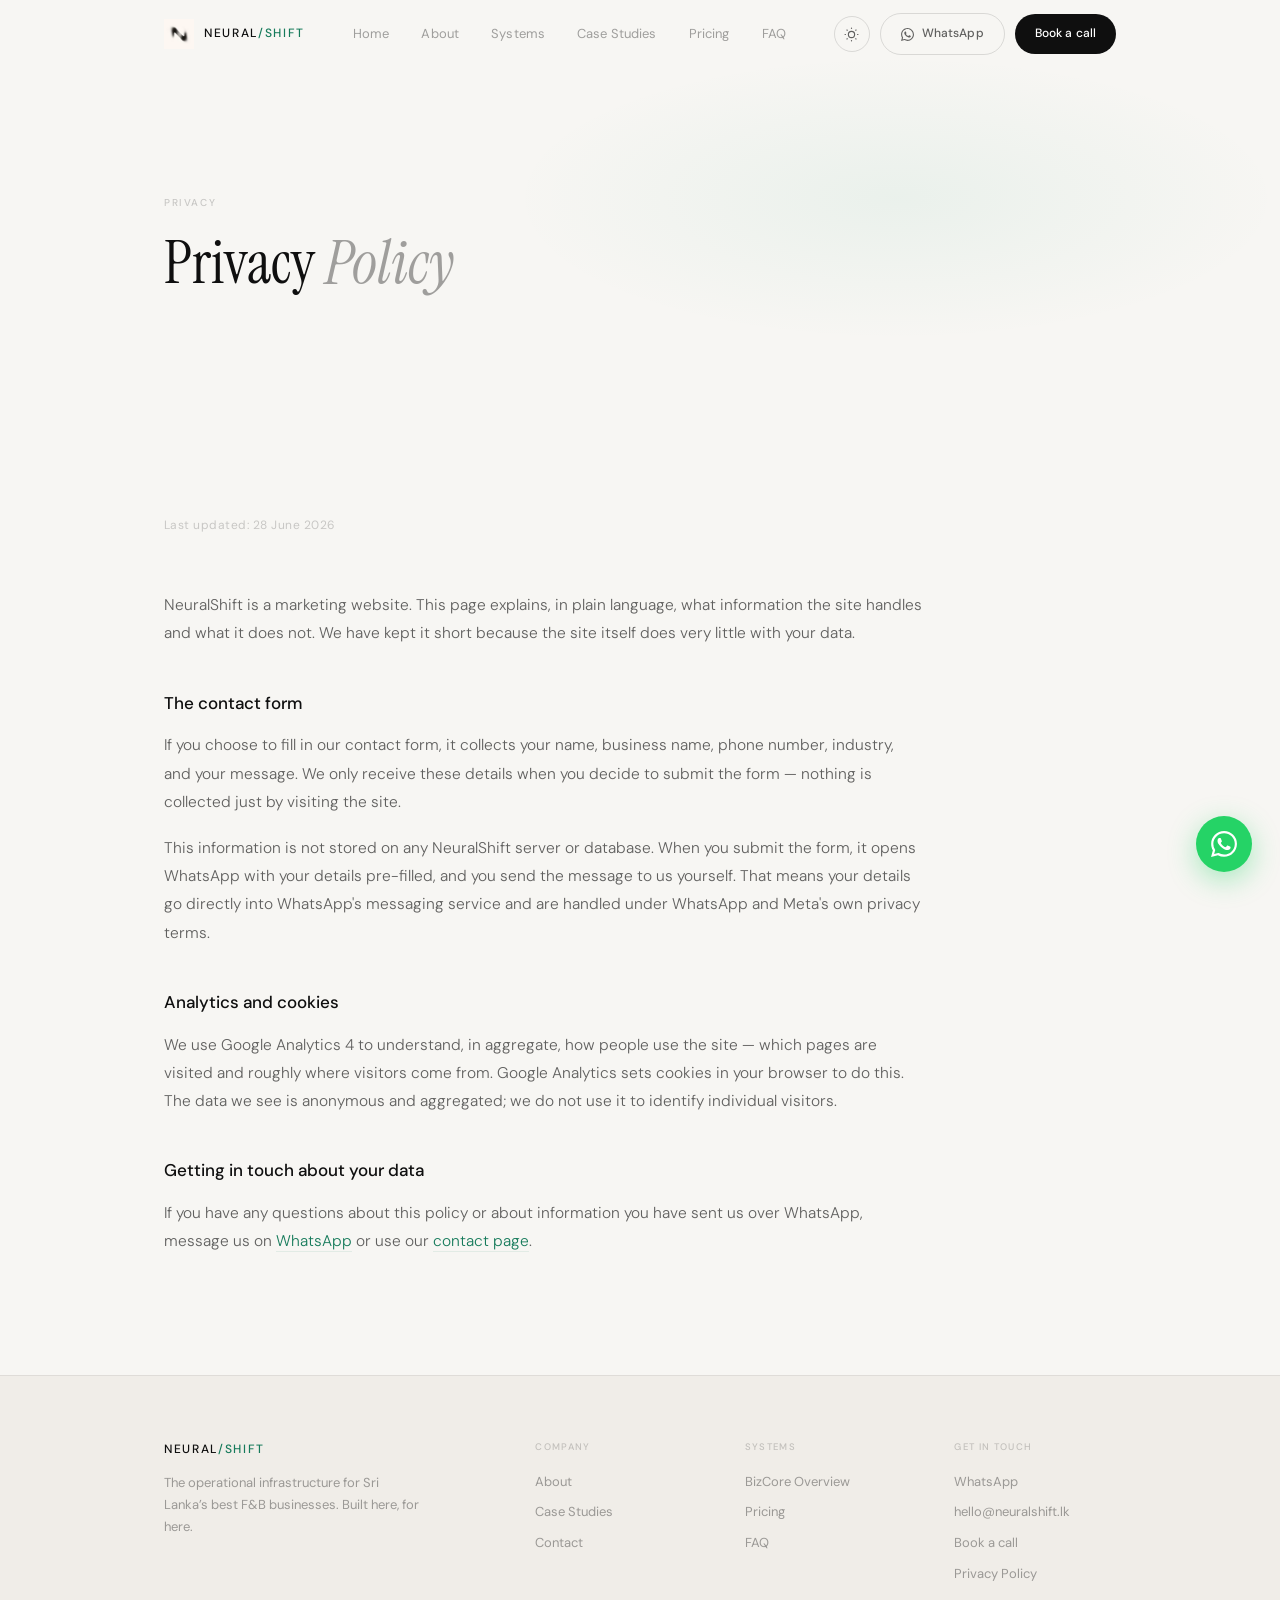
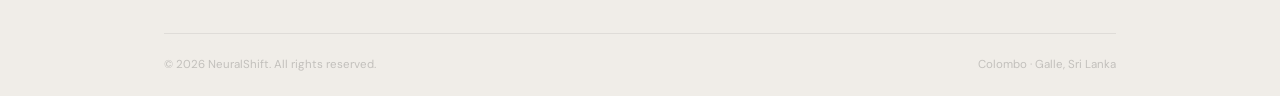
<file: neuralshift/privacy.html>
<!DOCTYPE html>
<html lang="en">
<head>
  <!-- Google tag (gtag.js) -->
  <script async src="https://www.googletagmanager.com/gtag/js?id=G-8N43596SCE"></script>
  <script>
    window.dataLayer = window.dataLayer || [];
    function gtag(){dataLayer.push(arguments);}
    gtag('js', new Date());
    gtag('config', 'G-8N43596SCE');
  </script>
  <meta charset="UTF-8">
  <meta name="viewport" content="width=device-width, initial-scale=1.0">
  <meta name="robots" content="index">
  <title>Privacy Policy — NeuralShift</title>
  <meta name="description" content="How NeuralShift handles your information. The contact form sends details straight to WhatsApp — nothing is stored on our servers. We use Google Analytics for anonymous, aggregate usage stats.">
  <link rel="canonical" href="https://neuralshift.lk/privacy.html">

  <link rel="icon" type="image/png" sizes="32x32" href="assets/favicon-32.png">
  <link rel="apple-touch-icon" sizes="180x180" href="assets/apple-touch-icon.png">

  <meta property="og:type" content="website">
  <meta property="og:title" content="Privacy Policy — NeuralShift">
  <meta property="og:description" content="How NeuralShift handles your information.">
  <meta property="og:url" content="https://neuralshift.lk/privacy.html">
  <meta property="og:site_name" content="NeuralShift">
  <meta property="og:locale" content="en_LK">
  <meta property="og:image" content="https://neuralshift.lk/assets/og-image.png">
  <meta property="og:image:width" content="1200">
  <meta property="og:image:height" content="630">
  <meta property="og:image:alt" content="NeuralShift — the operating system for Sri Lankan F&amp;B businesses">

  <meta name="twitter:card" content="summary_large_image">
  <meta name="twitter:title" content="Privacy Policy — NeuralShift">
  <meta name="twitter:description" content="How NeuralShift handles your information.">
  <meta name="twitter:image" content="https://neuralshift.lk/assets/og-image.png">

  <link rel="preconnect" href="https://fonts.googleapis.com">
  <link rel="preconnect" href="https://fonts.gstatic.com" crossorigin>
  <link href="https://fonts.googleapis.com/css2?family=Instrument+Serif:ital@0;1&family=DM+Sans:ital,opsz,wght@0,9..40,300;0,9..40,400;0,9..40,500;1,9..40,300&display=swap" rel="stylesheet">

  <script>try{if(localStorage.getItem('ns-theme')==='dark')document.documentElement.classList.add('dark');}catch(e){}</script>

  <!-- Organization structured data (schema.org). Static so JS-blind crawlers (GPTBot, PerplexityBot, Bing) read it reliably. -->
  <script type="application/ld+json">
  {
    "@context": "https://schema.org",
    "@type": "Organization",
    "@id": "https://neuralshift.lk/#organization",
    "name": "NeuralShift",
    "url": "https://neuralshift.lk",
    "logo": "https://neuralshift.lk/assets/logo-512.png",
    "description": "The operating system for Sri Lankan businesses — operational infrastructure built for Sri Lanka’s best F&B businesses.",
    "areaServed": "LK",
    "contactPoint": {
      "@type": "ContactPoint",
      "telephone": "+94762874856",
      "contactType": "customer service"
    },
    "sameAs": [
      "https://www.linkedin.com/company/neuralshift",
      "https://www.instagram.com/neuralsh1ft/"
    ]
  }
  </script>

  <!-- WebSite structured data (schema.org). Static; publisher links to the Organization node by @id. -->
  <script type="application/ld+json">
  {
    "@context": "https://schema.org",
    "@type": "WebSite",
    "@id": "https://neuralshift.lk/#website",
    "name": "NeuralShift",
    "url": "https://neuralshift.lk",
    "publisher": {
      "@id": "https://neuralshift.lk/#organization"
    }
  }
  </script>

  <link rel="stylesheet" href="css/tokens.css">
  <link rel="stylesheet" href="css/base.css">
  <link rel="stylesheet" href="css/components.css">
  <link rel="stylesheet" href="css/pages/privacy.css">
</head>
<body data-page="privacy">
<a href="#main" class="sr-only">Skip to content</a>

<div id="site-wa-fab"></div>
<div id="site-nav"></div>

<noscript>
  <nav aria-label="Site links">
    <a href="index.html">Home</a>
    <a href="about.html">About</a>
    <a href="systems.html">Systems</a>
    <a href="case-studies.html">Case Studies</a>
    <a href="pricing.html">Pricing</a>
    <a href="faq.html">FAQ</a>
    <a href="contact.html">Contact</a>
    <a href="privacy.html">Privacy</a>
  </nav>
</noscript>

<main id="main">
  <div class="page-hero compact">
    <div class="page-hero-glow"></div>
    <div class="page-hero-inner">
      <div class="ph-tag">Privacy</div>
      <h1 class="ph-title compact">Privacy <em>Policy</em></h1>
    </div>
  </div>

  <section class="section">
    <div class="container">
      <div class="legal fi">
        <p class="legal-updated">Last updated: 28 June 2026</p>

        <div class="legal-block">
          <p>NeuralShift is a marketing website. This page explains, in plain language, what information the site handles and what it does not. We have kept it short because the site itself does very little with your data.</p>
        </div>

        <div class="legal-block">
          <h2>The contact form</h2>
          <p>If you choose to fill in our contact form, it collects your name, business name, phone number, industry, and your message. We only receive these details when you decide to submit the form — nothing is collected just by visiting the site.</p>
          <p>This information is not stored on any NeuralShift server or database. When you submit the form, it opens WhatsApp with your details pre-filled, and you send the message to us yourself. That means your details go directly into WhatsApp's messaging service and are handled under WhatsApp and Meta's own privacy terms.</p>
        </div>

        <div class="legal-block">
          <h2>Analytics and cookies</h2>
          <p>We use Google Analytics 4 to understand, in aggregate, how people use the site — which pages are visited and roughly where visitors come from. Google Analytics sets cookies in your browser to do this. The data we see is anonymous and aggregated; we do not use it to identify individual visitors.</p>
        </div>

        <div class="legal-block">
          <h2>Getting in touch about your data</h2>
          <p>If you have any questions about this policy or about information you have sent us over WhatsApp, message us on <a href="https://wa.me/94762874856" target="_blank" rel="noopener">WhatsApp</a> or use our <a href="contact.html">contact page</a>.</p>
        </div>
      </div>
    </div>
  </section>
</main>

<div id="site-footer"></div>

<script src="js/theme.js"></script>
<script src="js/components.js"></script>
<script src="js/reveal.js"></script>
<script src="js/nav-scroll.js"></script>
</body>
</html>
</file>
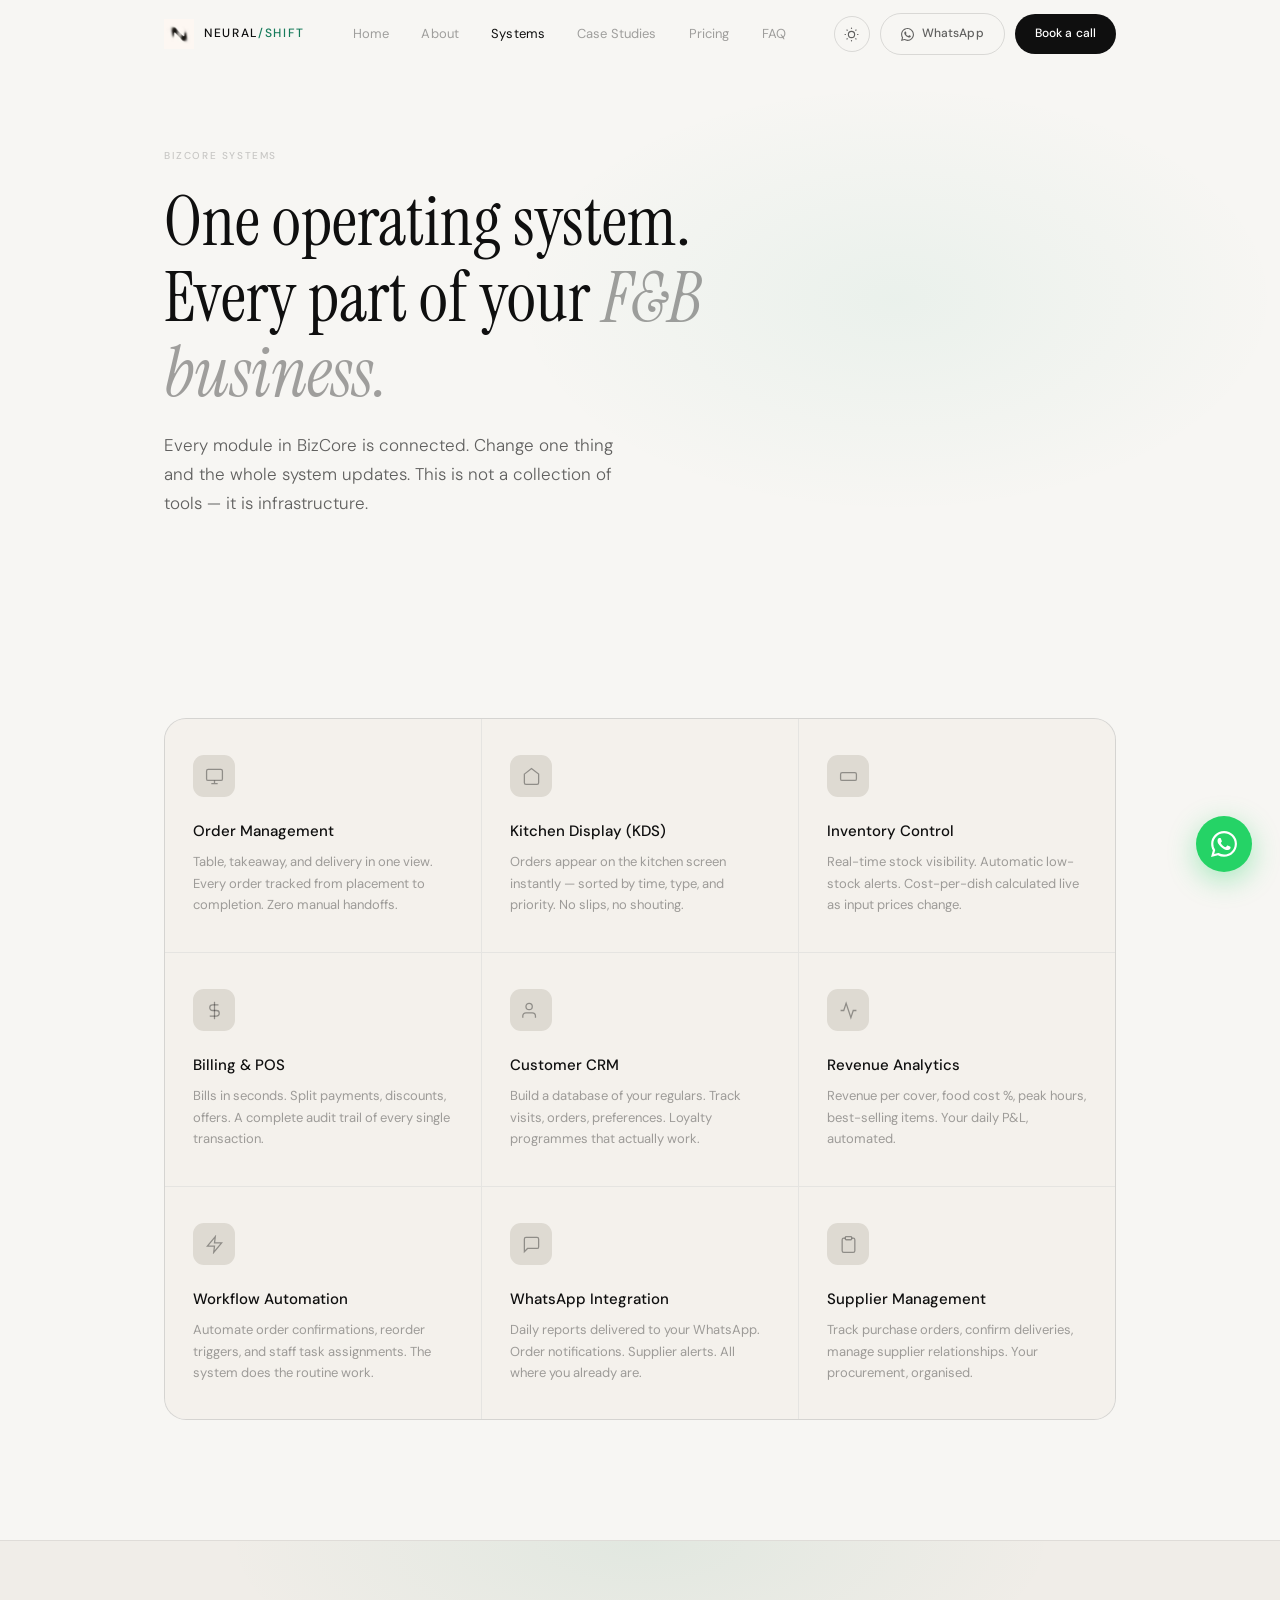
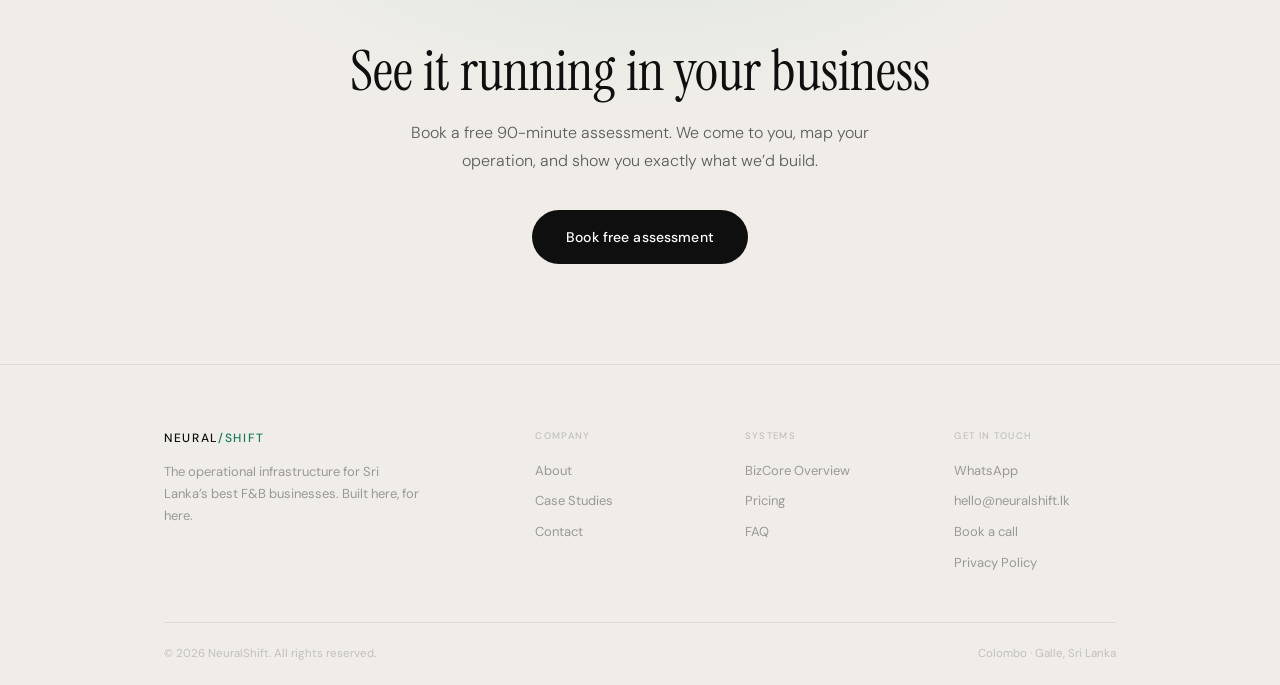
<file: neuralshift/systems.html>
<!DOCTYPE html>
<html lang="en">
<head>
  <!-- Google tag (gtag.js) -->
  <script async src="https://www.googletagmanager.com/gtag/js?id=G-8N43596SCE"></script>
  <script>
    window.dataLayer = window.dataLayer || [];
    function gtag(){dataLayer.push(arguments);}
    gtag('js', new Date());
    gtag('config', 'G-8N43596SCE');
  </script>
  <meta charset="UTF-8">
  <meta name="viewport" content="width=device-width, initial-scale=1.0">
  <title>BizCore Systems — One operating system for your F&amp;B business</title>
  <meta name="description" content="Every module in BizCore is connected. Order management, kitchen display, inventory, billing, CRM, analytics, workflow automation, WhatsApp integration, and supplier management — built as one operating system.">
  <link rel="canonical" href="https://neuralshift.lk/systems.html">

  <link rel="icon" type="image/png" sizes="32x32" href="assets/favicon-32.png">
  <link rel="apple-touch-icon" sizes="180x180" href="assets/apple-touch-icon.png">

  <meta property="og:type" content="website">
  <meta property="og:title" content="BizCore Systems — NeuralShift">
  <meta property="og:description" content="One operating system. Every part of your F&amp;B business.">
  <meta property="og:url" content="https://neuralshift.lk/systems.html">
  <meta property="og:site_name" content="NeuralShift">
  <meta property="og:locale" content="en_LK">
  <meta property="og:image" content="https://neuralshift.lk/assets/og-image.png">
  <meta property="og:image:width" content="1200">
  <meta property="og:image:height" content="630">
  <meta property="og:image:alt" content="NeuralShift — the operating system for Sri Lankan F&amp;B businesses">

  <meta name="twitter:card" content="summary_large_image">
  <meta name="twitter:title" content="BizCore Systems — NeuralShift">
  <meta name="twitter:description" content="One operating system. Every part of your F&amp;B business.">
  <meta name="twitter:image" content="https://neuralshift.lk/assets/og-image.png">

  <link rel="preconnect" href="https://fonts.googleapis.com">
  <link rel="preconnect" href="https://fonts.gstatic.com" crossorigin>
  <link href="https://fonts.googleapis.com/css2?family=Instrument+Serif:ital@0;1&family=DM+Sans:ital,opsz,wght@0,9..40,300;0,9..40,400;0,9..40,500;1,9..40,300&display=swap" rel="stylesheet">

  <script>try{if(localStorage.getItem('ns-theme')==='dark')document.documentElement.classList.add('dark');}catch(e){}</script>

  <!-- Organization structured data (schema.org). Static so JS-blind crawlers (GPTBot, PerplexityBot, Bing) read it reliably. -->
  <script type="application/ld+json">
  {
    "@context": "https://schema.org",
    "@type": "Organization",
    "@id": "https://neuralshift.lk/#organization",
    "name": "NeuralShift",
    "url": "https://neuralshift.lk",
    "logo": "https://neuralshift.lk/assets/logo-512.png",
    "description": "The operating system for Sri Lankan businesses — operational infrastructure built for Sri Lanka’s best F&B businesses.",
    "areaServed": "LK",
    "contactPoint": {
      "@type": "ContactPoint",
      "telephone": "+94762874856",
      "contactType": "customer service"
    },
    "sameAs": [
      "https://www.linkedin.com/company/neuralshift",
      "https://www.instagram.com/neuralsh1ft/"
    ]
  }
  </script>

  <!-- WebSite structured data (schema.org). Static; publisher links to the Organization node by @id. -->
  <script type="application/ld+json">
  {
    "@context": "https://schema.org",
    "@type": "WebSite",
    "@id": "https://neuralshift.lk/#website",
    "name": "NeuralShift",
    "url": "https://neuralshift.lk",
    "publisher": {
      "@id": "https://neuralshift.lk/#organization"
    }
  }
  </script>

  <!-- SoftwareApplication structured data (schema.org). Static; provider links to the Organization node by @id. -->
  <script type="application/ld+json">
  {
    "@context": "https://schema.org",
    "@type": "SoftwareApplication",
    "name": "BizCore",
    "applicationCategory": "BusinessApplication",
    "operatingSystem": "Web",
    "provider": {
      "@id": "https://neuralshift.lk/#organization"
    },
    "areaServed": "LK",
    "availableLanguage": ["en", "si", "ta"],
    "description": "One operating system for every part of your F&B business. Every module in BizCore is connected — change one thing and the whole system updates. This is not a collection of tools, it is infrastructure."
  }
  </script>

  <link rel="stylesheet" href="css/tokens.css">
  <link rel="stylesheet" href="css/base.css">
  <link rel="stylesheet" href="css/components.css">
  <link rel="stylesheet" href="css/pages/home.css">
  <link rel="stylesheet" href="css/pages/systems.css">
</head>
<body data-page="systems">
<a href="#main" class="sr-only">Skip to content</a>

<div id="site-wa-fab"></div>
<div id="site-nav"></div>

<noscript>
  <nav aria-label="Site links">
    <a href="index.html">Home</a>
    <a href="about.html">About</a>
    <a href="systems.html">Systems</a>
    <a href="case-studies.html">Case Studies</a>
    <a href="pricing.html">Pricing</a>
    <a href="faq.html">FAQ</a>
    <a href="contact.html">Contact</a>
    <a href="privacy.html">Privacy</a>
  </nav>
</noscript>

<main id="main">
  <div class="page-hero">
    <div class="page-hero-glow"></div>
    <div class="page-hero-inner">
      <div class="ph-tag">BizCore Systems</div>
      <h1 class="ph-title">One operating system.<br>Every part of your <em>F&amp;B business.</em></h1>
      <p class="ph-sub">Every module in BizCore is connected. Change one thing and the whole system updates. This is not a collection of tools — it is infrastructure.</p>
    </div>
  </div>

  <section class="section">
    <div class="container">
      <div class="systems-grid fi">
        <div class="sys-card"><div class="sys-icon"><svg viewBox="0 0 24 24" aria-hidden="true"><rect x="2" y="3" width="20" height="14" rx="2"/><path d="M8 21h8M12 17v4"/></svg></div><div class="sys-name">Order Management</div><p class="sys-desc">Table, takeaway, and delivery in one view. Every order tracked from placement to completion. Zero manual handoffs.</p></div>
        <div class="sys-card"><div class="sys-icon"><svg viewBox="0 0 24 24" aria-hidden="true"><path d="M3 9l9-7 9 7v11a2 2 0 01-2 2H5a2 2 0 01-2-2z"/></svg></div><div class="sys-name">Kitchen Display (KDS)</div><p class="sys-desc">Orders appear on the kitchen screen instantly — sorted by time, type, and priority. No slips, no shouting.</p></div>
        <div class="sys-card"><div class="sys-icon"><svg viewBox="0 0 24 24" aria-hidden="true"><path d="M20 7H4a2 2 0 00-2 2v6a2 2 0 002 2h16a2 2 0 002-2V9a2 2 0 00-2-2z"/></svg></div><div class="sys-name">Inventory Control</div><p class="sys-desc">Real-time stock visibility. Automatic low-stock alerts. Cost-per-dish calculated live as input prices change.</p></div>
        <div class="sys-card"><div class="sys-icon"><svg viewBox="0 0 24 24" aria-hidden="true"><line x1="12" y1="1" x2="12" y2="23"/><path d="M17 5H9.5a3.5 3.5 0 000 7h5a3.5 3.5 0 010 7H6"/></svg></div><div class="sys-name">Billing &amp; POS</div><p class="sys-desc">Bills in seconds. Split payments, discounts, offers. A complete audit trail of every single transaction.</p></div>
        <div class="sys-card"><div class="sys-icon"><svg viewBox="0 0 24 24" aria-hidden="true"><path d="M17 21v-2a4 4 0 00-4-4H5a4 4 0 00-4 4v2"/><circle cx="9" cy="7" r="4"/></svg></div><div class="sys-name">Customer CRM</div><p class="sys-desc">Build a database of your regulars. Track visits, orders, preferences. Loyalty programmes that actually work.</p></div>
        <div class="sys-card"><div class="sys-icon"><svg viewBox="0 0 24 24" aria-hidden="true"><polyline points="22 12 18 12 15 21 9 3 6 12 2 12"/></svg></div><div class="sys-name">Revenue Analytics</div><p class="sys-desc">Revenue per cover, food cost %, peak hours, best-selling items. Your daily P&amp;L, automated.</p></div>
        <div class="sys-card"><div class="sys-icon"><svg viewBox="0 0 24 24" aria-hidden="true"><path d="M13 2L3 14h9l-1 8 10-12h-9l1-8z"/></svg></div><div class="sys-name">Workflow Automation</div><p class="sys-desc">Automate order confirmations, reorder triggers, and staff task assignments. The system does the routine work.</p></div>
        <div class="sys-card"><div class="sys-icon"><svg viewBox="0 0 24 24" aria-hidden="true"><path d="M21 15a2 2 0 01-2 2H7l-4 4V5a2 2 0 012-2h14a2 2 0 012 2z"/></svg></div><div class="sys-name">WhatsApp Integration</div><p class="sys-desc">Daily reports delivered to your WhatsApp. Order notifications. Supplier alerts. All where you already are.</p></div>
        <div class="sys-card"><div class="sys-icon"><svg viewBox="0 0 24 24" aria-hidden="true"><path d="M16 4h2a2 2 0 012 2v14a2 2 0 01-2 2H6a2 2 0 01-2-2V6a2 2 0 012-2h2"/><rect x="8" y="2" width="8" height="4" rx="1" ry="1"/></svg></div><div class="sys-name">Supplier Management</div><p class="sys-desc">Track purchase orders, confirm deliveries, manage supplier relationships. Your procurement, organised.</p></div>
      </div>
    </div>
  </section>

  <div class="cta-strip">
    <div class="container">
      <div class="cta-inner">
        <h2 class="cta-title">See it running in your business</h2>
        <p class="cta-sub">Book a free 90-minute assessment. We come to you, map your operation, and show you exactly what we’d build.</p>
        <div class="cta-actions">
          <a href="https://wa.me/94762874856?text=Hi%2C%20I%27d%20like%20to%20book%20a%20free%20business%20assessment" target="_blank" rel="noopener" class="btn btn-white btn-lg">Book free assessment</a>
        </div>
      </div>
    </div>
  </div>
</main>

<div id="site-footer"></div>

<script src="js/theme.js"></script>
<script src="js/components.js"></script>
<script src="js/reveal.js"></script>
<script src="js/nav-scroll.js"></script>
</body>
</html>
</file>
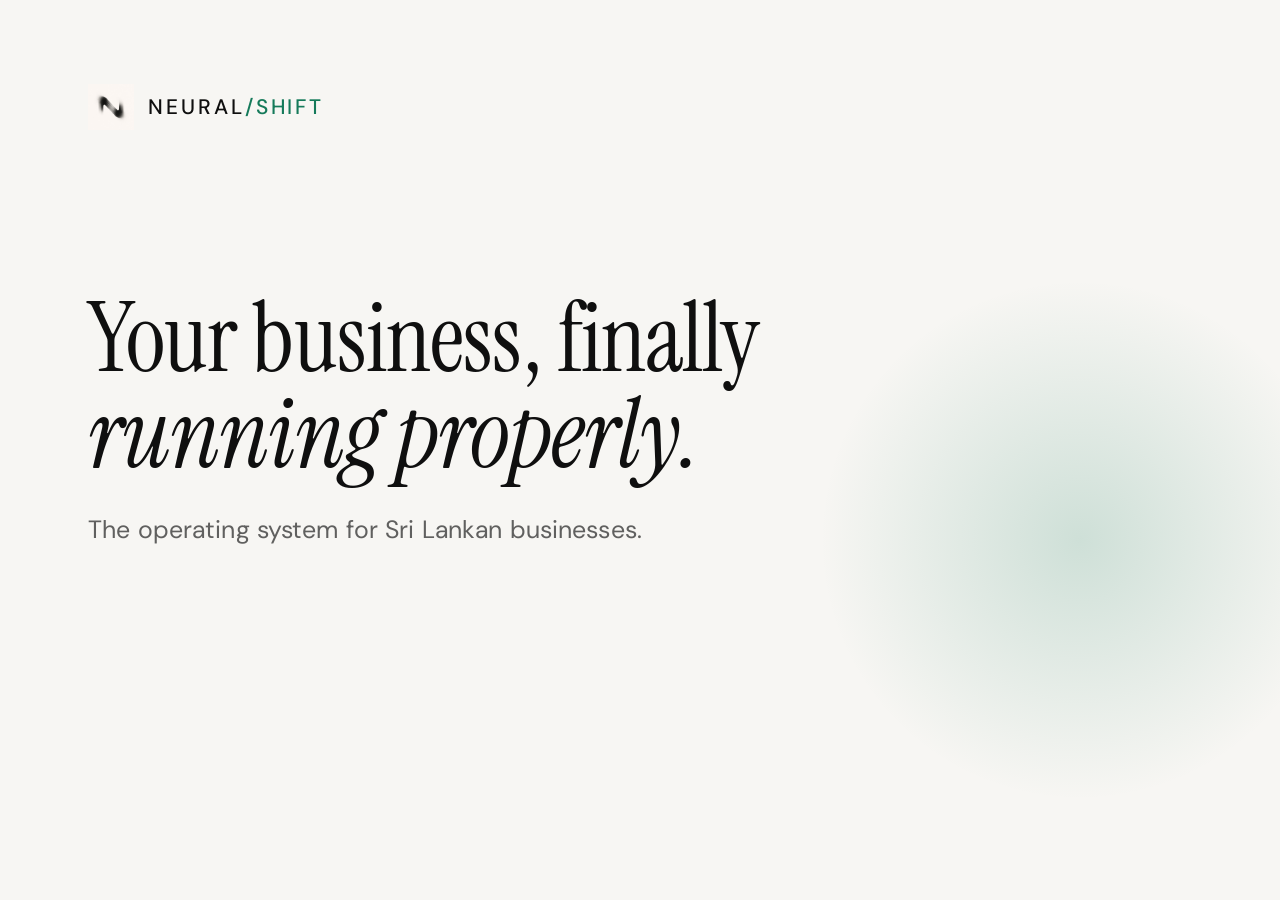
<file: scripts/og-card.html>
<!DOCTYPE html>
<!--
  Source template for assets/og-image.png (1200x630 social share card).
  Rendered headless by scripts/gen-assets.sh. Colors/fonts mirror the live
  site: --bg #f7f6f3, --t1 #0f0f0f, --t2 rgba(15,15,15,.65), --g #157a5a,
  Instrument Serif (display) + DM Sans (body). Edit here, then re-run the
  script — never raster-upscale.
-->
<html lang="en">
<head>
<meta charset="UTF-8">
<link rel="preconnect" href="https://fonts.googleapis.com">
<link rel="preconnect" href="https://fonts.gstatic.com" crossorigin>
<link href="https://fonts.googleapis.com/css2?family=Instrument+Serif:ital@0;1&family=DM+Sans:opsz,wght@9..40,400;9..40,500&display=swap" rel="stylesheet">
<style>
  * { margin: 0; padding: 0; box-sizing: border-box; }
  html, body { width: 1200px; height: 630px; }
  body {
    background: #f7f6f3;
    font-family: 'DM Sans', system-ui, sans-serif;
    position: relative;
    overflow: hidden;
    -webkit-font-smoothing: antialiased;
  }
  /* Faint brand glow, mirroring the home hero aura. Not a divider. */
  .aura {
    position: absolute;
    right: -140px;
    bottom: -170px;
    width: 520px;
    height: 520px;
    border-radius: 50%;
    background: radial-gradient(closest-side, rgba(21,122,90,0.18), rgba(21,122,90,0));
  }
  .card {
    position: absolute;
    inset: 0;
    padding: 84px 88px;
    display: flex;
    flex-direction: column;
    justify-content: space-between;
  }
  .lockup { display: flex; align-items: center; gap: 14px; }
  .lockup img { width: 46px; height: 46px; display: block; }
  .wordmark {
    font-weight: 500;
    font-size: 21px;
    letter-spacing: 0.14em;
    text-transform: uppercase;
    color: #0f0f0f;
  }
  .wordmark .slash { color: #157a5a; }
  .headline {
    font-family: 'Instrument Serif', Georgia, serif;
    font-weight: 400;
    font-size: 96px;
    line-height: 1.0;
    letter-spacing: -0.01em;
    color: #0f0f0f;
  }
  .headline em { font-style: italic; }
  .desc {
    margin-top: 30px;
    font-size: 25px;
    font-weight: 400;
    letter-spacing: 0.005em;
    color: rgba(15,15,15,0.65);
  }
</style>
</head>
<body>
  <div class="aura"></div>
  <div class="card">
    <div class="lockup">
      <img src="../neuralshift/assets/logo-512.png" alt="">
      <span class="wordmark">NEURAL<span class="slash">/SHIFT</span></span>
    </div>
    <div>
      <div class="headline">Your business, finally<br><em>running properly.</em></div>
      <div class="desc">The operating system for Sri Lankan businesses.</div>
    </div>
  </div>
</body>
</html>
</file>
<file: neuralshift/css/tokens.css>
/* Design tokens. Light is the default; html.dark overrides switch the palette. */

:root {
  --bg:        #f7f6f3;
  --bg-1:      #f0ede8;
  --bg-2:      #e8e4dd;
  --bg-3:      #dedad2;
  --bg-4:      #d4cfc6;
  --bg-card:   #f4f1ec;

  --t1: #0f0f0f;
  --t2: rgba(15,15,15,0.65);
  --t3: rgba(15,15,15,0.38);
  --t4: rgba(15,15,15,0.20);

  --g:      #157a5a;
  --g-dim:  rgba(21,122,90,0.09);
  --g-glow: rgba(21,122,90,0.18);

  --b1: rgba(0,0,0,0.07);
  --b2: rgba(0,0,0,0.12);
  --b3: rgba(0,0,0,0.20);

  --serif: 'Instrument Serif', Georgia, serif;
  --sans:  'DM Sans', system-ui, sans-serif;

  --nav-h: 68px;
  --max: 1080px;
  --r: 14px;
  --rl: 22px;

  --nav-scroll-bg: rgba(247,246,243,0.90);
  --dash-screen-bg: #1a2235;
  --phone-screen-bg: #1a2235;
  --logo-filter: invert(0);
  --pain-bg: rgba(0,0,0,0.03);
  --featured-bg: #e6f4ef;
  --field-bg: #eceae4;
}

html.dark {
  --bg:        #080808;
  --bg-1:      #0e0e0e;
  --bg-2:      #141414;
  --bg-3:      #1a1a1a;
  --bg-4:      #202020;
  --bg-card:   #111111;

  --t1: #ffffff;
  --t2: rgba(255,255,255,0.65);
  --t3: rgba(255,255,255,0.38);
  --t4: rgba(255,255,255,0.20);

  --g:      #1D9E75;
  --g-dim:  rgba(29,158,117,0.10);
  --g-glow: rgba(29,158,117,0.18);

  --b1: rgba(255,255,255,0.07);
  --b2: rgba(255,255,255,0.12);
  --b3: rgba(255,255,255,0.18);

  --nav-scroll-bg: rgba(8,8,8,0.88);
  --dash-screen-bg: #0a0f1a;
  --phone-screen-bg: #0a0f1a;
  --logo-filter: invert(1);
  --pain-bg: rgba(255,255,255,0.025);
  --featured-bg: #0c1f18;
  --field-bg: #141414;
}
</file>
<file: neuralshift/css/base.css>
/* Reset */
*, *::before, *::after { box-sizing: border-box; margin: 0; padding: 0; }
html { scroll-behavior: smooth; }
body {
  font-family: var(--sans);
  background: var(--bg);
  color: var(--t2);
  font-size: 16px;
  line-height: 1.6;
  overflow-x: hidden;
  -webkit-font-smoothing: antialiased;
  transition: background 0.3s ease, color 0.3s ease;
}
a { color: inherit; text-decoration: none; }
button { cursor: pointer; border: none; font-family: var(--sans); background: none; color: inherit; }
img { max-width: 100%; display: block; }

/* Visually hidden until focused — used by the skip-to-content link. */
.sr-only {
  position: absolute;
  width: 1px;
  height: 1px;
  padding: 0;
  margin: -1px;
  overflow: hidden;
  clip: rect(0, 0, 0, 0);
  white-space: nowrap;
  border: 0;
}
.sr-only:focus {
  position: fixed;
  top: 12px;
  left: 12px;
  width: auto;
  height: auto;
  margin: 0;
  padding: 10px 18px;
  clip: auto;
  white-space: normal;
  background: var(--g);
  color: #fff;
  border-radius: var(--r);
  box-shadow: 0 4px 20px rgba(0, 0, 0, 0.25);
  z-index: 1000;
}

/* Layout utilities */
.container { max-width: var(--max); margin: 0 auto; padding: 0 5vw; }
.section { padding: 120px 0; }
.section.tight { padding: 80px 0; }

/* Typography utilities */
.label {
  font-size: 10.5px;
  font-weight: 500;
  letter-spacing: 0.16em;
  text-transform: uppercase;
  color: var(--t3);
}
.label.green { color: var(--g); }
/* Used as a section eyebrow above a heading; spacing is consistent enough to bake in. */
.label.eyebrow { display: block; margin-bottom: 16px; }

h2.serif {
  font-family: var(--serif);
  font-size: clamp(34px,4vw,54px);
  font-weight: 400;
  line-height: 1.1;
  letter-spacing: -0.01em;
  color: var(--t1);
}
h2.serif em { font-style: italic; color: var(--t3); }

.body-copy {
  font-size: 16px;
  color: var(--t2);
  line-height: 1.75;
  font-weight: 300;
  max-width: 520px;
}
.body-copy.centered { margin-left: auto; margin-right: auto; text-align: center; max-width: 480px; }

/* Fade-in on scroll (.fi elements toggle .visible from the IntersectionObserver) */
.fi {
  opacity: 0;
  transform: translateY(20px);
  transition:
    opacity 0.8s cubic-bezier(.22,.68,0,1),
    transform 0.8s cubic-bezier(.22,.68,0,1);
}
.fi.visible { opacity: 1; transform: none; }
.d1 { transition-delay: .1s; }
.d2 { transition-delay: .2s; }
.d3 { transition-delay: .3s; }
.d4 { transition-delay: .45s; }

@media (prefers-reduced-motion: reduce) {
  .fi { opacity: 1; transform: none; transition: none; }
  html { scroll-behavior: auto; }
}

/* Responsive helpers shared by all pages */
@media (max-width: 768px) {
  .section { padding: 60px 0; }
  .section.tight { padding: 48px 0; }
  h2.serif { font-size: clamp(28px,6vw,42px); }
  .container { padding: 0 5vw; }
}
@media (max-width: 480px) {
  .section { padding: 48px 0; }
}
</file>
<file: neuralshift/css/components.css>
/* Buttons */
.btn {
  display: inline-flex;
  align-items: center;
  justify-content: center;
  gap: 8px;
  font-family: var(--sans);
  font-size: 13px;
  font-weight: 500;
  letter-spacing: 0.01em;
  border-radius: 100px;
  padding: 13px 26px;
  transition: all 0.22s;
  cursor: pointer;
  border: none;
}
/* White-on-dark in light mode (a dark pill with white text); inverts in dark mode. */
.btn-white { background: var(--t1); color: #fff; }
html.dark .btn-white { color: var(--bg); }
.btn-white:hover { opacity: 0.88; transform: translateY(-1px); }
.btn-ghost { background: transparent; color: var(--t2); border: 0.5px solid var(--b2); }
.btn-ghost:hover { border-color: var(--b3); color: var(--t1); }
.btn-green {
  background: var(--g);
  color: #fff;
  box-shadow: 0 4px 20px var(--g-glow);
}
.btn-green:hover { transform: translateY(-2px); box-shadow: 0 8px 30px rgba(29,158,117,0.28); }
.btn-wa {
  background: #25D366;
  color: #fff;
  box-shadow: 0 4px 20px rgba(37,211,102,0.22);
}
.btn-wa:hover { transform: translateY(-2px); box-shadow: 0 8px 28px rgba(37,211,102,0.35); }
.btn-lg { padding: 16px 34px; font-size: 14px; }
.btn-sm { padding: 10px 20px; font-size: 12px; }
.btn-block { width: 100%; }

/* Nav */
nav {
  position: fixed;
  top: 0; left: 0; right: 0;
  z-index: 400;
  height: var(--nav-h);
  display: flex;
  align-items: center;
  transition: all 0.3s ease;
}
nav.scrolled {
  background: var(--nav-scroll-bg);
  backdrop-filter: blur(24px);
  -webkit-backdrop-filter: blur(24px);
  border-bottom: 0.5px solid var(--b1);
}
.nav-inner {
  max-width: var(--max);
  margin: 0 auto;
  padding: 0 5vw;
  width: 100%;
  display: flex;
  align-items: center;
  justify-content: space-between;
}
.nav-logo {
  display: flex;
  align-items: center;
  gap: 10px;
  cursor: pointer;
}
.nav-logo-mark { width: 30px; height: 30px; }
.nav-wordmark {
  font-family: var(--sans);
  font-size: 12px;
  font-weight: 500;
  letter-spacing: 0.14em;
  text-transform: uppercase;
  color: var(--t1);
}
.nav-wordmark span { color: var(--g); }
.nav-links { display: flex; align-items: center; gap: 32px; }
.nav-links a {
  font-size: 13px;
  color: var(--t3);
  letter-spacing: 0.01em;
  transition: color 0.2s;
}
.nav-links a:hover,
.nav-links a.active { color: var(--t1); }
.nav-right { display: flex; align-items: center; gap: 10px; }

/* Hamburger button */
.ham {
  display: none;
  flex-direction: column;
  gap: 5px;
  padding: 4px;
  background: none;
  border: none;
  cursor: pointer;
}
.ham span {
  display: block;
  width: 22px;
  height: 1.5px;
  background: var(--t2);
  border-radius: 2px;
  transition: all 0.3s;
}
/* Open state applied by JS so the bars become an X */
.ham.open span:nth-child(1) { transform: rotate(45deg) translate(5px, 5px); }
.ham.open span:nth-child(2) { opacity: 0; }
.ham.open span:nth-child(3) { transform: rotate(-45deg) translate(5px, -5px); }

/* Mobile nav drawer */
.mob-nav {
  display: none;
  position: fixed;
  inset: 0;
  z-index: 380;
  background: var(--bg-1);
  flex-direction: column;
  padding: 100px 6vw 40px;
  gap: 4px;
}
.mob-nav.open { display: flex; }
.mob-nav a {
  font-family: var(--sans);
  font-size: 20px;
  font-weight: 400;
  color: var(--t1);
  padding: 16px 0;
  border-bottom: 0.5px solid var(--b1);
}
.mob-cta { display: flex; flex-direction: column; gap: 10px; margin-top: 28px; }
.mob-cta .btn { justify-content: center; }

.mob-theme-row {
  display: flex;
  align-items: center;
  justify-content: space-between;
  padding: 16px 0;
  border-bottom: 0.5px solid var(--b1);
  font-size: 20px;
  font-weight: 400;
  color: var(--t1);
}
.mob-theme-row .theme-toggle { border: 0.5px solid var(--b2); }

/* Theme toggle button */
.theme-toggle {
  width: 36px;
  height: 36px;
  border-radius: 50%;
  background: transparent;
  border: 0.5px solid var(--b2);
  display: flex;
  align-items: center;
  justify-content: center;
  cursor: pointer;
  transition: border-color 0.2s, background 0.2s;
  flex-shrink: 0;
}
.theme-toggle:hover { border-color: var(--b3); background: var(--bg-2); }
.theme-toggle svg {
  width: 15px;
  height: 15px;
  stroke: var(--t2);
  fill: none;
  stroke-width: 1.8;
  transition: stroke 0.2s;
}
/* Light is default, so the sun shows; dark mode swaps to the moon. */
.icon-sun { display: block; }
.icon-moon { display: none; }
html.dark .icon-sun { display: none; }
html.dark .icon-moon { display: block; }

/* Shared page hero (used on every non-home page) */
.page-hero {
  min-height: 52vh;
  display: flex;
  align-items: flex-end;
  padding-top: var(--nav-h);
  background: var(--bg);
  position: relative;
  overflow: hidden;
}
.page-hero.compact { min-height: 44vh; }
.page-hero-glow {
  position: absolute;
  inset: 0;
  pointer-events: none;
  background: radial-gradient(ellipse 50% 60% at 70% 50%, rgba(29,158,117,0.06) 0%, transparent 60%);
}
.page-hero-inner {
  padding: 80px 5vw;
  max-width: var(--max);
  margin: 0 auto;
  width: 100%;
  position: relative;
  z-index: 1;
}
.ph-tag {
  font-size: 10px;
  font-weight: 500;
  letter-spacing: 0.16em;
  text-transform: uppercase;
  color: var(--t4);
  margin-bottom: 20px;
}
.ph-title {
  font-family: var(--serif);
  font-size: clamp(40px,5.5vw,70px);
  font-weight: 400;
  color: var(--t1);
  line-height: 1.08;
  max-width: 680px;
  margin-bottom: 20px;
}
.ph-title em { font-style: italic; color: var(--t3); }
.ph-title.compact { font-size: clamp(36px,5vw,60px); }
.ph-sub {
  font-size: 17px;
  color: var(--t2);
  font-weight: 300;
  max-width: 480px;
  line-height: 1.72;
}
.ph-actions {
  display: flex;
  flex-wrap: wrap;
  gap: 12px;
  margin-top: 32px;
}

/* Shared CTA strip (used by home, about, systems, case studies) */
.cta-strip {
  background: var(--bg-1);
  padding: 100px 0;
  border-top: 0.5px solid var(--b1);
  position: relative;
  overflow: hidden;
}
.cta-strip::before {
  content: '';
  position: absolute;
  inset: 0;
  background: radial-gradient(ellipse 50% 60% at 50% 0%, rgba(29,158,117,0.07) 0%, transparent 65%);
  pointer-events: none;
}
.cta-inner {
  text-align: center;
  max-width: 640px;
  margin: 0 auto;
  position: relative;
  z-index: 1;
}
.cta-title {
  font-family: var(--serif);
  font-size: clamp(32px,4.5vw,56px);
  font-weight: 400;
  color: var(--t1);
  line-height: 1.1;
  margin-bottom: 16px;
}
.cta-sub {
  font-size: 16px;
  color: var(--t2);
  font-weight: 300;
  line-height: 1.72;
  margin-bottom: 36px;
  max-width: 460px;
  margin-left: auto;
  margin-right: auto;
}
.cta-actions {
  display: flex;
  justify-content: center;
  gap: 12px;
  flex-wrap: wrap;
}

/* Footer */
footer {
  background: var(--bg-1);
  border-top: 0.5px solid var(--b1);
  padding: 64px 0 0;
}
.footer-inner { max-width: var(--max); margin: 0 auto; padding: 0 5vw; }
.footer-top {
  display: grid;
  grid-template-columns: 2fr 1fr 1fr 1fr;
  gap: 48px;
  padding-bottom: 48px;
  border-bottom: 0.5px solid var(--b1);
}
.footer-brand-word {
  font-family: var(--sans);
  font-size: 12px;
  font-weight: 500;
  letter-spacing: 0.14em;
  text-transform: uppercase;
  color: var(--t1);
  display: block;
  margin-bottom: 12px;
}
.footer-brand-word span { color: var(--g); }
.footer-brand p {
  font-size: 13px;
  color: var(--t3);
  line-height: 1.7;
  max-width: 260px;
}
.footer-col-head {
  font-size: 9.5px;
  font-weight: 500;
  letter-spacing: 0.14em;
  text-transform: uppercase;
  color: var(--t4);
  margin-bottom: 16px;
}
.footer-links { display: flex; flex-direction: column; gap: 10px; }
.footer-links a {
  font-size: 13px;
  color: var(--t3);
  transition: color 0.2s;
}
.footer-links a:hover { color: var(--t1); }
.footer-bottom {
  padding: 22px 0;
  display: flex;
  justify-content: space-between;
  align-items: center;
}
.footer-copy { font-size: 11.5px; color: var(--t4); }

/* Floating WhatsApp button (present on every page) */
.wa-fab {
  position: fixed;
  bottom: 28px;
  right: 28px;
  z-index: 500;
  width: 56px;
  height: 56px;
  border-radius: 50%;
  background: #25D366;
  display: flex;
  align-items: center;
  justify-content: center;
  box-shadow: 0 8px 28px rgba(37,211,102,0.38);
  transition: all 0.22s;
  text-decoration: none;
}
.wa-fab:hover { transform: scale(1.1); box-shadow: 0 12px 36px rgba(37,211,102,0.5); }
.wa-fab svg { width: 26px; height: 26px; fill: #fff; }

/* Responsive collapse for nav + footer */
@media (max-width: 1024px) {
  .footer-top { grid-template-columns: 1fr 1fr; gap: 32px; }
}
@media (max-width: 768px) {
  .nav-links,
  .nav-right { display: none; }
  .ham { display: flex; }
  .footer-top { grid-template-columns: 1fr; gap: 28px; }
  .footer-bottom { flex-direction: column; gap: 8px; text-align: center; }
  .cta-actions {
    flex-direction: column;
    align-items: stretch;
    max-width: 300px;
    margin: 0 auto;
  }
  .cta-actions .btn { justify-content: center; }
}
@media (max-width: 480px) {
  .footer-top { gap: 20px; }
  .page-hero-inner { padding: 80px 4vw; }
}
</file>
<file: neuralshift/css/pages/home.css>
/* Hero */
.hero {
  min-height: 100vh;
  padding-top: var(--nav-h);
  display: flex;
  align-items: center;
  justify-content: center;
  background: var(--bg);
  position: relative;
  overflow: hidden;
}

.hero-aura {
  position: absolute;
  inset: 0;
  pointer-events: none;
  background:
    radial-gradient(ellipse 60% 50% at 50% 0%, rgba(21, 122, 90, 0.08) 0%, transparent 70%),
    radial-gradient(ellipse 40% 40% at 80% 80%, rgba(0, 0, 0, 0.02) 0%, transparent 60%);
}

html.dark .hero-aura {
  background:
    radial-gradient(ellipse 60% 50% at 50% 0%, rgba(29, 158, 117, 0.07) 0%, transparent 70%),
    radial-gradient(ellipse 40% 40% at 20% 80%, rgba(255, 255, 255, 0.02) 0%, transparent 60%);
}

.hero-grid-lines {
  position: absolute;
  inset: 0;
  pointer-events: none;
  opacity: 0.03;
  background-image:
    linear-gradient(rgba(0, 0, 0, 0.4) 1px, transparent 1px),
    linear-gradient(90deg, rgba(0, 0, 0, 0.4) 1px, transparent 1px);
  background-size: 80px 80px;
  mask-image: radial-gradient(ellipse at center, black 30%, transparent 75%);
}

html.dark .hero-grid-lines {
  background-image:
    linear-gradient(rgba(255, 255, 255, 0.6) 1px, transparent 1px),
    linear-gradient(90deg, rgba(255, 255, 255, 0.6) 1px, transparent 1px);
}

.hero-inner {
  max-width: 1180px;
  width: 100%;
  margin: 0 auto;
  padding: 80px 5vw 60px;
  position: relative;
  z-index: 2;
  display: grid;
  grid-template-columns: minmax(0, 1fr) 300px;
  gap: 72px;
  align-items: center;
}

.hero-text {
  text-align: left;
  min-width: 0;
}

.hero-eyebrow {
  margin-bottom: 36px;
  font-size: 11px;
  font-weight: 500;
  letter-spacing: 0.18em;
  text-transform: uppercase;
  color: var(--t3);
}

h1.hero-title {
  font-family: var(--serif);
  font-size: clamp(48px, 7vw, 88px);
  font-weight: 400;
  line-height: 1.07;
  letter-spacing: -0.025em;
  color: var(--t1);
  margin-bottom: 24px;
}

h1.hero-title em {
  font-style: italic;
  color: var(--t3);
}

.hero-sub {
  font-size: 18px;
  color: var(--t2);
  line-height: 1.72;
  font-weight: 300;
  max-width: 540px;
  margin: 0 0 44px;
}

.hero-actions {
  display: flex;
  align-items: center;
  justify-content: flex-start;
  gap: 12px;
  flex-wrap: wrap;
  margin-bottom: 64px;
}

.hero-proof {
  display: flex;
  align-items: center;
  justify-content: flex-start;
  gap: 28px;
  flex-wrap: wrap;
  padding-top: 32px;
  border-top: 0.5px solid var(--b1);
}

.proof-item {
  font-size: 12px;
  color: var(--t3);
  display: flex;
  align-items: center;
  gap: 7px;
}

.proof-item strong {
  color: var(--t2);
  font-weight: 500;
}

.proof-div {
  width: 1px;
  height: 12px;
  background: var(--b1);
}

/* Hero phone — vertical reel mockup */
.hero-phone {
  display: flex;
  justify-content: center;
  align-items: center;
}

.hero-phone-frame {
  position: relative;
  width: 280px;
  aspect-ratio: 9 / 19;
  background: var(--bg-3);
  border-radius: 44px;
  padding: 10px;
  box-shadow:
    0 40px 90px rgba(0, 0, 0, 0.35),
    0 0 0 0.5px var(--b2),
    0 0 60px rgba(29, 158, 117, 0.12);
  overflow: hidden;
  transform: translateY(-60px);
}

.hero-phone-notch {
  position: absolute;
  top: 10px;
  left: 50%;
  transform: translateX(-50%);
  width: 90px;
  height: 22px;
  background: var(--bg-3);
  border-radius: 0 0 14px 14px;
  z-index: 2;
}

.hero-phone-video {
  display: block;
  width: 100%;
  height: 100%;
  object-fit: cover;
  border-radius: 34px;
  background: #000;
}

.hero-phone-unmute {
  position: absolute;
  bottom: 26px;
  right: 26px;
  z-index: 3;
  width: 32px;
  height: 32px;
  display: inline-flex;
  align-items: center;
  justify-content: center;
  border-radius: 50%;
  border: 0.5px solid rgba(255, 255, 255, 0.14);
  background: rgba(0, 0, 0, 0.22);
  color: rgba(255, 255, 255, 0.85);
  cursor: pointer;
  backdrop-filter: blur(8px);
  -webkit-backdrop-filter: blur(8px);
  transition: background 0.18s ease, transform 0.18s ease, color 0.18s ease;
}

.hero-phone-unmute:hover {
  background: rgba(0, 0, 0, 0.4);
  color: #fff;
  transform: scale(1.05);
}

.hero-phone-unmute .ico-unmute {
  display: none;
}

.hero-phone-unmute[aria-pressed="true"] .ico-mute {
  display: none;
}

.hero-phone-unmute[aria-pressed="true"] .ico-unmute {
  display: block;
}

/* Dashboard preview */
.dash-preview-section {
  padding: 80px 0 0;
  background: var(--bg);
  position: relative;
  overflow: hidden;
}

.dash-preview-section::after {
  content: '';
  position: absolute;
  bottom: 0;
  left: 0;
  right: 0;
  height: 200px;
  background: linear-gradient(transparent, var(--bg));
  pointer-events: none;
  z-index: 2;
}

.dash-outer {
  max-width: 900px;
  margin: 0 auto;
  padding: 0 5vw;
  position: relative;
  z-index: 1;
}

.dash-label-row {
  text-align: center;
  margin-bottom: 32px;
}

.browser-frame {
  background: var(--bg-3);
  border-radius: 16px 16px 0 0;
  border: 0.5px solid var(--b2);
  box-shadow: 0 0 0 0.5px var(--b1), 0 60px 120px rgba(0, 0, 0, 0.25);
}

.browser-bar {
  display: flex;
  align-items: center;
  gap: 8px;
  padding: 14px 18px;
  border-bottom: 0.5px solid var(--b1);
}

.browser-dot {
  width: 10px;
  height: 10px;
  border-radius: 50%;
}

.browser-dot.red {
  background: #ff5f57;
}

.browser-dot.yellow {
  background: #febc2e;
}

.browser-dot.green {
  background: #28c840;
}

.browser-url {
  flex: 1;
  background: var(--bg-4);
  border-radius: 6px;
  padding: 5px 14px;
  margin: 0 12px;
  font-size: 11px;
  color: var(--t3);
  font-family: monospace;
  display: flex;
  align-items: center;
  gap: 6px;
}

.browser-screen {
  background: var(--dash-screen-bg);
  min-height: 440px;
  border-radius: 0 0 14px 14px;
  overflow: hidden;
  padding: 20px;
}

.dash-ui {
  display: flex;
  flex-direction: column;
  gap: 14px;
  height: 100%;
}

.dash-topbar {
  display: flex;
  align-items: center;
  justify-content: space-between;
  margin-bottom: 4px;
}

.dash-topbar-title {
  font-size: 11px;
  font-weight: 600;
  color: rgba(255, 255, 255, 0.5);
  letter-spacing: 0.12em;
  text-transform: uppercase;
  font-family: var(--sans);
}

.dash-live {
  font-size: 10px;
  color: var(--g);
  display: flex;
  align-items: center;
  gap: 5px;
}

.dash-live-dot {
  width: 5px;
  height: 5px;
  border-radius: 50%;
  background: var(--g);
  animation: pulse 2s ease-in-out infinite;
}

@keyframes pulse {

  0%,
  100% {
    opacity: 1;
  }

  50% {
    opacity: 0.4;
  }
}

.dash-kpi-row {
  display: grid;
  grid-template-columns: repeat(4, 1fr);
  gap: 10px;
}

.kpi {
  background: rgba(255, 255, 255, 0.04);
  border: 0.5px solid rgba(255, 255, 255, 0.07);
  border-radius: 10px;
  padding: 14px 16px;
}

.kpi-val {
  font-family: var(--serif);
  font-size: 26px;
  font-weight: 400;
  color: #fff;
  line-height: 1;
  margin-bottom: 4px;
}

.kpi-val.g {
  color: var(--g);
}

.kpi-val.b {
  color: #5B9CF6;
}

.kpi-lbl {
  font-size: 9px;
  color: rgba(255, 255, 255, 0.3);
  text-transform: uppercase;
  letter-spacing: 0.08em;
}

.kpi-change {
  font-size: 10px;
  color: var(--g);
  margin-top: 4px;
}

.kpi-change.muted {
  color: rgba(255, 255, 255, 0.25);
}

.dash-body {
  display: grid;
  grid-template-columns: 2fr 1fr;
  gap: 12px;
  flex: 1;
}

.dash-panel {
  background: rgba(255, 255, 255, 0.025);
  border: 0.5px solid rgba(255, 255, 255, 0.06);
  border-radius: 10px;
  padding: 16px;
}

.dash-panel-lbl {
  font-size: 9px;
  color: rgba(255, 255, 255, 0.25);
  text-transform: uppercase;
  letter-spacing: 0.1em;
  margin-bottom: 12px;
}

.dash-bars-row {
  display: flex;
  align-items: flex-end;
  gap: 5px;
  height: 80px;
}

.dash-bar {
  flex: 1;
  border-radius: 3px 3px 0 0;
  background: rgba(29, 158, 117, 0.2);
}

.dash-bar.hi {
  background: var(--g);
}

.dash-bar.b {
  background: rgba(91, 156, 246, 0.3);
}

.order-list {
  display: flex;
  flex-direction: column;
  gap: 6px;
}

.order-row {
  display: flex;
  align-items: center;
  justify-content: space-between;
  padding: 7px 10px;
  background: rgba(255, 255, 255, 0.025);
  border-radius: 7px;
  border: 0.5px solid rgba(255, 255, 255, 0.04);
}

.or-name {
  font-size: 11px;
  color: rgba(255, 255, 255, 0.65);
}

.or-status {
  font-size: 9px;
  padding: 2px 8px;
  border-radius: 100px;
  background: rgba(29, 158, 117, 0.15);
  color: var(--g);
}

.or-status.pending {
  background: rgba(245, 158, 11, 0.12);
  color: #f59e0b;
}

.or-status.cooking {
  background: rgba(91, 156, 246, 0.12);
  color: #5B9CF6;
}

/* Capability row (under the dashboard) */
.capabilities-row {
  border-top: 0.5px solid var(--b1);
  border-bottom: 0.5px solid var(--b1);
  background: var(--bg-1);
  padding: 28px 0;
}

.capabilities-inner {
  display: flex;
  align-items: center;
  justify-content: center;
  flex-wrap: wrap;
}

.cap-item {
  font-size: 11px;
  color: var(--t3);
  letter-spacing: 0.12em;
  text-transform: uppercase;
  padding: 6px 20px;
  border-right: 0.5px solid var(--b1);
}

.cap-item:last-child {
  border-right: 0;
}

/* Problem / Shift */
.problem-section {
  background: var(--bg-1);
}

.problem-grid {
  display: grid;
  grid-template-columns: 1fr 1fr;
  gap: 80px;
  align-items: center;
}

.problem-pains,
.shift-items {
  display: flex;
  flex-direction: column;
  gap: 10px;
  margin-top: 32px;
}

.pain-row {
  display: flex;
  align-items: flex-start;
  gap: 14px;
  padding: 16px 20px;
  background: var(--pain-bg);
  border: 0.5px solid var(--b1);
  border-radius: var(--r);
  transition: border-color 0.2s;
}

.pain-row:hover {
  border-color: var(--b2);
}

.pain-row.compact {
  padding: 10px 14px;
}

.pain-x {
  width: 18px;
  height: 18px;
  border-radius: 50%;
  background: rgba(226, 75, 74, 0.12);
  display: flex;
  align-items: center;
  justify-content: center;
  flex-shrink: 0;
  margin-top: 2px;
  color: #E24B4A;
}

.pain-x svg {
  width: 9px;
  height: 9px;
  stroke: currentColor;
  fill: none;
  stroke-width: 2.5;
  stroke-linecap: round;
}

.pain-text {
  font-size: 14px;
  color: var(--t2);
  line-height: 1.55;
}

.pain-row.compact .pain-text {
  font-size: 13px;
}

.shift-row {
  display: flex;
  align-items: flex-start;
  gap: 14px;
  padding: 16px 20px;
  background: var(--g-dim);
  border: 0.5px solid rgba(29, 158, 117, 0.15);
  border-radius: var(--r);
}

.shift-check {
  width: 18px;
  height: 18px;
  border-radius: 50%;
  background: rgba(29, 158, 117, 0.2);
  display: flex;
  align-items: center;
  justify-content: center;
  flex-shrink: 0;
  margin-top: 2px;
}

.shift-check svg {
  width: 9px;
  height: 9px;
  stroke: var(--g);
  fill: none;
  stroke-width: 2.5;
}

.shift-text {
  font-size: 14px;
  color: var(--t2);
  line-height: 1.55;
}

/* Systems (What We Build) — shared with the systems page */
.systems-section {
  background: var(--bg);
}

.systems-header {
  display: grid;
  grid-template-columns: 1fr 1fr;
  gap: 80px;
  align-items: end;
  margin-bottom: 56px;
}

.systems-header-cta {
  margin-top: 24px;
}

.systems-grid {
  display: grid;
  grid-template-columns: repeat(3, 1fr);
  gap: 1.5px;
  background: var(--b1);
  border-radius: var(--rl);
  overflow: hidden;
  border: 0.5px solid var(--b1);
}

.sys-card {
  background: var(--bg-card);
  padding: 36px 28px;
  transition: background 0.2s;
}

.sys-card:hover {
  background: var(--bg-2);
}

.sys-icon {
  width: 42px;
  height: 42px;
  border-radius: 11px;
  background: var(--bg-3);
  display: flex;
  align-items: center;
  justify-content: center;
  margin-bottom: 22px;
  transition: background 0.2s;
}

.sys-card:hover .sys-icon {
  background: var(--g-dim);
  border: 0.5px solid rgba(29, 158, 117, 0.2);
}

.sys-icon svg {
  width: 19px;
  height: 19px;
  stroke: var(--t3);
  fill: none;
  stroke-width: 1.6;
  transition: stroke 0.2s;
}

.sys-card:hover .sys-icon svg {
  stroke: var(--g);
}

.sys-name {
  font-size: 15px;
  font-weight: 500;
  color: var(--t1);
  margin-bottom: 8px;
}

.sys-desc {
  font-size: 13px;
  color: var(--t3);
  line-height: 1.65;
}

/* Case study teaser — shared with case-studies page */
.case-section {
  background: var(--bg-1);
}

.case-inner {
  display: grid;
  grid-template-columns: 1fr 1fr;
  gap: 64px;
  align-items: start;
}

.case-tag-chip {
  display: inline-block;
  background: var(--g-dim);
  color: var(--g);
  font-size: 10px;
  font-weight: 600;
  padding: 4px 14px;
  border-radius: 100px;
  letter-spacing: 0.1em;
  text-transform: uppercase;
  margin-bottom: 28px;
  border: 0.5px solid rgba(29, 158, 117, 0.2);
}

.case-body-copy {
  margin-top: 14px;
}

.case-results {
  display: grid;
  grid-template-columns: 1fr 1fr;
  gap: 10px;
  margin-top: 28px;
}

.case-results.spaced {
  margin-top: 20px;
}

.result-box {
  background: var(--bg-3);
  border: 0.5px solid var(--b2);
  border-radius: var(--r);
  padding: 20px;
  transition: border-color 0.2s;
}

.result-box:hover {
  border-color: rgba(29, 158, 117, 0.3);
}

.result-val {
  font-family: var(--serif);
  font-size: 34px;
  font-weight: 400;
  color: var(--g);
  line-height: 1;
  margin-bottom: 5px;
}

.result-lbl {
  font-size: 12px;
  color: var(--t3);
}

.case-quote-box {
  background: var(--bg-2);
  border: 0.5px solid var(--b2);
  border-radius: var(--rl);
  padding: 36px;
  margin-top: 16px;
}

.case-quote-box.spaced {
  margin-top: 20px;
}

.quote-mark {
  font-family: var(--serif);
  font-size: 64px;
  font-weight: 400;
  color: var(--b2);
  line-height: 0.6;
  margin-bottom: 12px;
}

.quote-t {
  font-family: var(--serif);
  font-size: 18px;
  font-style: italic;
  font-weight: 400;
  color: var(--t1);
  line-height: 1.6;
  margin-bottom: 18px;
}

.quote-by {
  font-size: 12px;
  color: var(--t3);
  letter-spacing: 0.04em;
}

.quote-by strong {
  color: var(--t2);
  font-weight: 500;
}

.case-cta {
  margin-top: 24px;
}

.case-before-block {
  margin-top: 32px;
  padding: 24px 28px;
  background: var(--bg-2);
  border: 0.5px solid var(--b1);
  border-radius: var(--r);
}

.case-before-block .label {
  margin-bottom: 14px;
  color: var(--t4);
  display: block;
}

.case-before-list {
  display: flex;
  flex-direction: column;
  gap: 9px;
}

/* Phone mockup — shared with case-studies page */
.phone-side {
  display: flex;
  justify-content: center;
  align-items: flex-start;
  padding-top: 20px;
}

.phone-wrap {
  position: relative;
}

.phone {
  background: var(--bg-3);
  border-radius: 44px;
  padding: 10px;
  box-shadow: 0 40px 80px rgba(0, 0, 0, 0.3), 0 0 0 0.5px var(--b2);
  width: 220px;
}

.phone-notch {
  width: 80px;
  height: 24px;
  background: var(--bg-3);
  border-radius: 0 0 16px 16px;
  margin: 0 auto 6px;
}

.phone-screen {
  background: var(--phone-screen-bg);
  border-radius: 36px;
  overflow: hidden;
  height: 440px;
}

.phone-screen-inner {
  padding: 14px;
  height: 100%;
  display: flex;
  flex-direction: column;
  gap: 8px;
}

.ps-top {
  display: flex;
  justify-content: space-between;
  align-items: center;
}

.ps-title {
  font-size: 8px;
  color: rgba(255, 255, 255, 0.4);
  text-transform: uppercase;
  letter-spacing: 0.1em;
  font-family: var(--sans);
}

.ps-live {
  font-size: 7px;
  color: var(--g);
  display: flex;
  align-items: center;
  gap: 3px;
}

.ps-dot {
  width: 4px;
  height: 4px;
  border-radius: 50%;
  background: var(--g);
}

.ps-kpis {
  display: grid;
  grid-template-columns: 1fr 1fr;
  gap: 5px;
}

.ps-kpi {
  background: rgba(255, 255, 255, 0.04);
  border: 0.5px solid rgba(255, 255, 255, 0.07);
  border-radius: 8px;
  padding: 10px 9px;
}

.ps-kpi-val {
  font-family: var(--serif);
  font-size: 18px;
  color: #fff;
  line-height: 1;
}

.ps-kpi-val.g {
  color: var(--g);
}

.ps-kpi-lbl {
  font-size: 7px;
  color: rgba(255, 255, 255, 0.25);
  margin-top: 3px;
  text-transform: uppercase;
  letter-spacing: 0.05em;
}

.ps-section-lbl {
  font-size: 8px;
  color: rgba(255, 255, 255, 0.25);
  margin: 8px 0 5px;
  text-transform: uppercase;
  letter-spacing: 0.08em;
}

.ps-list {
  display: flex;
  flex-direction: column;
  gap: 4px;
}

.ps-row {
  display: flex;
  justify-content: space-between;
  align-items: center;
  padding: 6px 8px;
  background: rgba(255, 255, 255, 0.025);
  border-radius: 6px;
}

.ps-row-name {
  font-size: 9px;
  color: rgba(255, 255, 255, 0.6);
}

.ps-row-st {
  font-size: 7px;
  padding: 2px 7px;
  border-radius: 100px;
  background: rgba(29, 158, 117, 0.15);
  color: var(--g);
}

.ps-row-st.b {
  background: rgba(91, 156, 246, 0.12);
  color: #5B9CF6;
}

.ps-row-st.a {
  background: rgba(245, 158, 11, 0.12);
  color: #f59e0b;
}

.ps-trend {
  margin-top: 8px;
  padding: 8px;
  background: rgba(29, 158, 117, 0.08);
  border-radius: 7px;
  border: 0.5px solid rgba(29, 158, 117, 0.15);
}

.ps-trend-lbl {
  font-size: 7px;
  color: rgba(255, 255, 255, 0.3);
  margin-bottom: 4px;
  text-transform: uppercase;
  letter-spacing: 0.08em;
}

.ps-trend-bars {
  display: flex;
  align-items: flex-end;
  gap: 3px;
  height: 30px;
}

.ps-trend-bar {
  flex: 1;
  background: rgba(29, 158, 117, 0.2);
  border-radius: 2px 2px 0 0;
}

.ps-trend-bar.hi {
  background: var(--g);
}

.ps-trend-bar.mid {
  background: rgba(29, 158, 117, 0.3);
}

.ps-pnl {
  margin-top: 8px;
  padding: 8px;
  background: rgba(29, 158, 117, 0.08);
  border-radius: 7px;
  border: 0.5px solid rgba(29, 158, 117, 0.15);
}

.ps-pnl-lbl {
  font-size: 7px;
  color: rgba(255, 255, 255, 0.3);
  margin-bottom: 3px;
}

.ps-pnl-val {
  font-size: 13px;
  color: var(--g);
  font-weight: 500;
}

.ps-pnl-delta {
  font-size: 9px;
  color: rgba(255, 255, 255, 0.3);
  margin-top: 2px;
}

.float-chip {
  position: absolute;
  background: var(--bg-2);
  border: 0.5px solid var(--b2);
  border-radius: 12px;
  padding: 10px 14px;
  box-shadow: 0 12px 32px rgba(0, 0, 0, 0.3);
}

.float-chip.tr {
  right: -36px;
  top: 24px;
}

.float-chip.bl {
  left: -36px;
  bottom: 56px;
}

.fc-v {
  font-family: var(--serif);
  font-size: 20px;
  color: var(--g);
  line-height: 1;
}

.fc-l {
  font-size: 9.5px;
  color: var(--t3);
  white-space: nowrap;
  margin-top: 2px;
}

/* How it works */
.how-section {
  background: var(--bg);
}

.how-grid {
  display: grid;
  grid-template-columns: repeat(3, 1fr);
  gap: 1.5px;
  background: var(--b1);
  border-radius: var(--rl);
  overflow: hidden;
  border: 0.5px solid var(--b1);
  margin-top: 56px;
}

.how-step {
  background: var(--bg-card);
  padding: 40px 32px;
  position: relative;
  overflow: hidden;
  transition: background 0.2s;
}

.how-step:hover {
  background: var(--bg-2);
}

.how-num-bg {
  position: absolute;
  top: -20px;
  right: 16px;
  font-family: var(--serif);
  font-size: 100px;
  font-weight: 400;
  color: rgba(0, 0, 0, 0.04);
  line-height: 1;
  pointer-events: none;
}

html.dark .how-num-bg {
  color: rgba(255, 255, 255, 0.03);
}

.how-num {
  font-size: 10px;
  font-weight: 600;
  letter-spacing: 0.14em;
  text-transform: uppercase;
  color: var(--g);
  margin-bottom: 18px;
}

.how-title {
  font-size: 16px;
  font-weight: 500;
  color: var(--t1);
  margin-bottom: 12px;
}

.how-desc {
  font-size: 13.5px;
  color: var(--t3);
  line-height: 1.68;
}

/* Responsive */
@media (max-width: 1024px) {

  .problem-grid,
  .systems-header,
  .case-inner {
    grid-template-columns: 1fr;
    gap: 48px;
  }

  .phone-side {
    display: none;
  }

  .dash-kpi-row {
    grid-template-columns: repeat(2, 1fr);
  }

  .dash-body {
    grid-template-columns: 1fr;
  }

  .hero-inner {
    grid-template-columns: 1fr;
    gap: 56px;
    justify-items: center;
    max-width: 780px;
  }

  .hero-text {
    text-align: center;
  }

  .hero-sub {
    margin: 0 auto 44px;
  }

  .hero-actions {
    justify-content: center;
  }

  .hero-proof {
    justify-content: center;
  }

  .hero-phone {
    order: -1;
  }

  .hero-phone-frame {
    width: 240px;
  }
}

@media (max-width: 768px) {

  .systems-grid,
  .how-grid {
    grid-template-columns: 1fr;
  }

  .case-results {
    grid-template-columns: 1fr 1fr;
  }

  h1.hero-title {
    font-size: clamp(38px, 10vw, 60px);
  }

  .hero-sub {
    font-size: 16px;
  }

  .hero-inner {
    padding: 60px 5vw 48px;
    gap: 40px;
  }

  .hero-actions {
    flex-direction: column;
    align-items: center;
    gap: 10px;
  }

  .hero-actions .btn {
    width: 100%;
    max-width: 320px;
    justify-content: center;
  }

  .hero-proof {
    gap: 12px;
    flex-direction: column;
    align-items: center;
  }

  .proof-div {
    display: none;
  }

  .hero-phone-frame {
    width: 220px;
  }

  .dash-preview-section {
    padding: 48px 0 0;
  }

  .dash-outer {
    padding: 0 4vw;
  }

  .browser-screen {
    min-height: 320px;
    padding: 14px;
  }

  .dash-kpi-row {
    grid-template-columns: repeat(2, 1fr);
    gap: 7px;
  }

  .kpi-val {
    font-size: 20px;
  }

  .case-quote-box {
    padding: 24px;
  }

  .how-step {
    padding: 28px 22px;
  }

  .sys-card {
    padding: 26px 20px;
  }

  .phone {
    width: 180px;
  }
}

@media (max-width: 480px) {
  .case-results {
    grid-template-columns: 1fr;
  }

  .hero-proof {
    display: none;
  }

  .result-val {
    font-size: 26px;
  }

  h1.hero-title {
    font-size: clamp(34px, 9vw, 52px);
  }

  .hero-phone-frame {
    width: 200px;
  }
}
</file>
<file: neuralshift/css/pages/about.css>
.about-grid {
  display: grid;
  grid-template-columns: 220px 1fr;
  gap: 80px;
  align-items: start;
  margin-bottom: 72px;
}
.about-sidebar-lbl {
  font-size: 10px;
  font-weight: 500;
  letter-spacing: 0.14em;
  text-transform: uppercase;
  color: var(--t4);
}
.about-text p {
  font-size: 15.5px;
  color: var(--t2);
  line-height: 1.82;
  margin-bottom: 20px;
  font-weight: 300;
}

.values-heading { margin-bottom: 48px; }

.vals-grid {
  display: grid;
  grid-template-columns: repeat(3,1fr);
  gap: 1.5px;
  background: var(--b1);
  border: 0.5px solid var(--b1);
  border-radius: var(--rl);
  overflow: hidden;
}
.val-card {
  background: var(--bg-card);
  padding: 32px 28px;
  transition: background 0.2s;
}
.val-card:hover { background: var(--bg-2); }
.val-title { font-size: 14px; font-weight: 500; color: var(--t1); margin-bottom: 10px; }
.val-desc { font-size: 13px; color: var(--t3); line-height: 1.66; }

@media (max-width: 1024px) {
  .about-grid { grid-template-columns: 1fr; gap: 24px; }
}
@media (max-width: 768px) {
  .vals-grid { grid-template-columns: 1fr; }
}
</file>
<file: neuralshift/css/pages/case-studies.css>
/* The case studies page reuses .case-inner, .case-tag-chip, .case-results,
   .case-quote-box, .pain-row.compact, .phone-side, and .float-chip from home.css. */
</file>
<file: neuralshift/css/pages/contact.css>
.contact-section { padding: 0 0 80px; }

.contact-grid {
  display: grid;
  grid-template-columns: 1fr 1fr;
  gap: 80px;
  align-items: start;
  padding: 80px 0;
}
.contact-h {
  font-family: var(--serif);
  font-size: 32px;
  font-weight: 400;
  color: var(--t1);
  margin-bottom: 12px;
}
.contact-p {
  font-size: 14px;
  color: var(--t2);
  line-height: 1.75;
  margin-bottom: 28px;
  font-weight: 300;
}

.channel-list { display: flex; flex-direction: column; gap: 10px; }
.channel {
  display: flex;
  align-items: center;
  gap: 14px;
  padding: 16px 20px;
  background: var(--bg-2);
  border: 0.5px solid var(--b1);
  border-radius: var(--r);
  transition: border-color 0.2s, background 0.2s;
  cursor: pointer;
}
.channel:hover { border-color: var(--b2); background: var(--bg-3); }
.ch-ico {
  width: 38px;
  height: 38px;
  border-radius: 10px;
  display: flex;
  align-items: center;
  justify-content: center;
  flex-shrink: 0;
}
.ch-ico.wa { background: #25D366; }
.ch-ico.cal { background: var(--bg-4); border: 0.5px solid var(--b2); }
.ch-ico.mail { background: var(--bg-4); border: 0.5px solid var(--b2); }
.ch-title { font-size: 13px; font-weight: 500; color: var(--t1); margin-bottom: 2px; }
.ch-sub { font-size: 11.5px; color: var(--t3); }

/* Contact form (static — the JS just gives feedback on the button) */
.form-h {
  font-family: var(--serif);
  font-size: 28px;
  font-weight: 400;
  color: var(--t1);
  margin-bottom: 24px;
}
.form-group { margin-bottom: 14px; }
.form-lbl {
  font-size: 10px;
  font-weight: 500;
  letter-spacing: 0.1em;
  text-transform: uppercase;
  color: var(--t3);
  display: block;
  margin-bottom: 7px;
}
.form-field {
  width: 100%;
  padding: 13px 16px;
  background: var(--field-bg);
  border: 0.5px solid var(--b2);
  border-radius: var(--r);
  font-family: var(--sans);
  font-size: 14px;
  color: var(--t1);
  outline: none;
  transition: border-color 0.2s;
  -webkit-appearance: none;
}
.form-field:focus { border-color: rgba(29,158,117,0.5); }
.form-field::placeholder { color: var(--t4); }
.form-select {
  background-image: url("data:image/svg+xml,%3Csvg xmlns='http://www.w3.org/2000/svg' width='12' height='8'%3E%3Cpath d='M1 1l5 5 5-5' stroke='rgba(0,0,0,0.35)' stroke-width='1.5' fill='none' stroke-linecap='round'/%3E%3C/svg%3E");
  background-repeat: no-repeat;
  background-position: right 14px center;
}
html.dark .form-select {
  background-image: url("data:image/svg+xml,%3Csvg xmlns='http://www.w3.org/2000/svg' width='12' height='8'%3E%3Cpath d='M1 1l5 5 5-5' stroke='rgba(255,255,255,0.25)' stroke-width='1.5' fill='none' stroke-linecap='round'/%3E%3C/svg%3E");
}
textarea.form-field { resize: vertical; min-height: 110px; }

.form-btn {
  width: 100%;
  padding: 15px;
  background: var(--t1);
  color: var(--bg);
  font-family: var(--sans);
  font-size: 13px;
  font-weight: 500;
  border-radius: var(--r);
  border: none;
  cursor: pointer;
  transition: background 0.2s;
  letter-spacing: 0.02em;
}
.form-btn:hover { background: rgba(15,15,15,0.9); }
html.dark .form-btn:hover { background: rgba(255,255,255,0.9); }
/* Class applied by the JS handler when the form is "sent" */
.form-btn.sent { background: var(--g); color: #fff; }

@media (max-width: 1024px) {
  .contact-grid { grid-template-columns: 1fr; gap: 48px; }
}
</file>
<file: neuralshift/css/pages/faq.css>
/* FAQ page — accordion list of questions. Builds on home.css (page-hero) and
   the shared tokens; no new colors, only token references. */

.faq-list {
  max-width: 760px;
}

.faq-item {
  border-bottom: 0.5px solid var(--b2);
}
.faq-item:first-child {
  border-top: 0.5px solid var(--b2);
}

.faq-q {
  list-style: none;
  cursor: pointer;
  display: flex;
  align-items: center;
  justify-content: space-between;
  gap: 24px;
  padding: 26px 4px;
  font-family: var(--sans);
  font-size: 17px;
  font-weight: 500;
  color: var(--t1);
  line-height: 1.4;
  transition: color 0.2s;
}
.faq-q::-webkit-details-marker { display: none; }
.faq-q:hover { color: var(--g); }

/* Plus/minus indicator drawn from borders so it inherits the palette. */
.faq-q::after {
  content: '';
  flex: 0 0 auto;
  width: 12px;
  height: 12px;
  position: relative;
  background:
    linear-gradient(var(--t2), var(--t2)) center / 12px 1.5px no-repeat,
    linear-gradient(var(--t2), var(--t2)) center / 1.5px 12px no-repeat;
  transition: transform 0.2s, opacity 0.2s;
}
.faq-item[open] .faq-q::after {
  transform: rotate(90deg);
  opacity: 0.5;
}
.faq-item[open] .faq-q {
  color: var(--g);
}

.faq-a {
  padding: 0 4px 28px;
  max-width: 660px;
}
.faq-a p {
  margin: 0;
  font-size: 15px;
  line-height: 1.75;
  color: var(--t2);
}
</file>
<file: neuralshift/css/pages/pricing.css>
.offers-section { background: var(--bg-1); }
.offers-header {
  text-align: center;
  max-width: 600px;
  margin: 0 auto 80px;
}
.offers-headline {
  font-family: var(--serif);
  font-size: clamp(28px,3.5vw,42px);
  font-weight: 400;
  line-height: 1.1;
  letter-spacing: -0.01em;
  color: var(--t1);
}
.offers-headline em { font-style: italic; color: var(--t3); }
.offers-lead { margin: 14px auto 0; font-size: 14px; text-align: center; }

/* Operational Audit card (entry point) */
.audit-card {
  background: var(--bg-2);
  border: 0.5px solid rgba(29,158,117,0.2);
  border-radius: var(--rl);
  padding: 48px 52px;
  display: grid;
  grid-template-columns: 1fr auto;
  gap: 48px;
  align-items: center;
  margin-bottom: 20px;
  position: relative;
  overflow: hidden;
  transition: border-color 0.2s;
}
.audit-card::before {
  content: '';
  position: absolute;
  inset: 0;
  background: radial-gradient(ellipse at 80% 50%, rgba(29,158,117,0.06), transparent 60%);
  pointer-events: none;
}
.audit-card:hover { border-color: rgba(29,158,117,0.35); }
.audit-step {
  font-size: 10px;
  font-weight: 600;
  letter-spacing: 0.16em;
  text-transform: uppercase;
  color: var(--g);
  margin-bottom: 16px;
}
.audit-title {
  font-family: var(--serif);
  font-size: 32px;
  font-weight: 400;
  color: var(--t1);
  line-height: 1.1;
  margin-bottom: 12px;
}
.audit-desc {
  font-size: 14.5px;
  color: var(--t2);
  line-height: 1.72;
  max-width: 440px;
  font-weight: 300;
}
.audit-includes {
  margin-top: 20px;
  display: flex;
  gap: 10px;
  flex-wrap: wrap;
}
.audit-include {
  display: flex;
  align-items: center;
  gap: 7px;
  font-size: 12.5px;
  color: var(--t3);
}
.audit-include-tick { color: var(--g); display: inline-flex; }
.audit-include-tick svg {
  width: 10px;
  height: 10px;
  stroke: currentColor;
  fill: none;
  stroke-width: 2.5;
}
.audit-price-block {
  text-align: center;
  flex-shrink: 0;
}
.audit-amount {
  font-family: var(--serif);
  font-size: 44px;
  font-weight: 400;
  color: var(--t1);
  line-height: 1;
}
.audit-curr { font-size: 13px; color: var(--t3); margin-bottom: 16px; }
.audit-credit-note {
  font-size: 11px;
  color: var(--t4);
  margin-top: 10px;
  max-width: 160px;
}

/* Journey divider between the audit card and system levels */
.journey-label {
  display: flex;
  align-items: center;
  gap: 16px;
  margin-bottom: 24px;
}
.journey-line { flex: 1; height: 0.5px; background: var(--b1); }
.journey-text {
  font-size: 10.5px;
  color: var(--t3);
  letter-spacing: 0.14em;
  text-transform: uppercase;
  white-space: nowrap;
}

/* System level cards */
.system-cards { display: flex; flex-direction: column; gap: 4px; }
.sys-offer-card {
  background: var(--bg-card);
  border: 0.5px solid var(--b1);
  border-radius: var(--rl);
  overflow: hidden;
  transition: border-color 0.25s, background 0.25s;
}
.sys-offer-card:hover { border-color: var(--b2); background: var(--bg-2); }
.sys-offer-card.featured {
  background: var(--featured-bg);
  border-color: rgba(29,158,117,0.28);
  box-shadow: 0 0 0 1px rgba(29,158,117,0.1), 0 20px 60px rgba(29,158,117,0.08);
}
.sys-offer-inner {
  padding: 40px 44px;
  display: grid;
  grid-template-columns: 1fr auto;
  gap: 40px;
  align-items: start;
}
.soi-level {
  font-size: 10px;
  font-weight: 600;
  letter-spacing: 0.16em;
  text-transform: uppercase;
  color: var(--t4);
  margin-bottom: 8px;
  display: flex;
  align-items: center;
  gap: 10px;
}
.soi-level.active { color: var(--g); }
.soi-level-dot {
  width: 5px;
  height: 5px;
  border-radius: 50%;
  background: currentColor;
}
.soi-name {
  font-family: var(--serif);
  font-size: 26px;
  font-weight: 400;
  color: var(--t1);
  line-height: 1.1;
  margin-bottom: 14px;
}
.soi-who {
  font-size: 13px;
  color: var(--t3);
  line-height: 1.6;
  margin-bottom: 16px;
  font-style: italic;
}
.soi-transform {
  font-size: 14.5px;
  color: var(--t2);
  line-height: 1.7;
  font-weight: 300;
  max-width: 460px;
  margin-bottom: 20px;
}
.soi-includes { margin-top: 20px; }
.soi-includes summary {
  font-size: 11px;
  color: var(--t3);
  letter-spacing: 0.1em;
  text-transform: uppercase;
  cursor: pointer;
  user-select: none;
  list-style: none;
  display: flex;
  align-items: center;
  gap: 8px;
}
.soi-includes summary::-webkit-details-marker { display: none; }
.soi-includes summary::after {
  content: '↓';
  transition: transform 0.2s;
}
details[open] .soi-includes summary::after { transform: rotate(180deg); }
.soi-feat-list { display: flex; flex-direction: column; gap: 8px; margin-top: 14px; }
.soi-feat {
  display: flex;
  align-items: flex-start;
  gap: 10px;
  font-size: 13px;
  color: var(--t3);
}
.soi-feat-check {
  width: 16px;
  height: 16px;
  border-radius: 50%;
  background: var(--g-dim);
  display: flex;
  align-items: center;
  justify-content: center;
  flex-shrink: 0;
  margin-top: 2px;
}
.soi-feat-check svg { width: 8px; height: 8px; stroke: var(--g); fill: none; stroke-width: 2.5; }
.soi-right {
  text-align: right;
  flex-shrink: 0;
  padding-top: 4px;
}
.soi-price {
  font-family: var(--serif);
  font-size: 38px;
  font-weight: 400;
  color: var(--t1);
  line-height: 1;
}
.soi-price-lbl { font-size: 11px; color: var(--t3); margin-bottom: 6px; }
.soi-retainer { font-size: 13px; color: var(--t3); margin-bottom: 20px; }
.soi-retainer strong { color: var(--g); }
.featured-badge {
  display: inline-block;
  background: var(--g);
  color: #fff;
  font-size: 9.5px;
  font-weight: 600;
  padding: 4px 12px;
  border-radius: 100px;
  letter-spacing: 0.08em;
  text-transform: uppercase;
  margin-bottom: 16px;
}

.payment-note {
  margin-top: 28px;
  padding: 18px 24px;
  background: rgba(0,0,0,0.025);
  border: 0.5px solid var(--b1);
  border-radius: var(--r);
  display: flex;
  align-items: center;
  justify-content: space-between;
  flex-wrap: wrap;
  gap: 12px;
}
html.dark .payment-note { background: rgba(255,255,255,0.025); }
.payment-note-text { font-size: 13px; color: var(--t3); }
.payment-steps {
  display: flex;
  align-items: center;
  gap: 8px;
  flex-wrap: wrap;
}
.pstep { font-size: 12px; color: var(--t2); }
.pstep-arrow { font-size: 11px; color: var(--t4); }

/* "Not sure which level?" closer */
.pricing-extra {
  margin-top: 60px;
  text-align: center;
}
.pricing-extra-lead {
  font-size: 15px;
  color: var(--t2);
  font-weight: 300;
  max-width: 480px;
  margin: 0 auto 24px;
  line-height: 1.72;
}

@media (max-width: 1024px) {
  .audit-card { grid-template-columns: 1fr; gap: 28px; }
  .audit-price-block { text-align: left; }
  .sys-offer-inner { grid-template-columns: 1fr; gap: 24px; }
  .soi-right { text-align: left; }
}
@media (max-width: 768px) {
  .sys-offer-inner { padding: 24px 20px; }
  .audit-card { padding: 28px 20px; gap: 20px; }
  .audit-title { font-size: 26px; }
  .audit-amount { font-size: 36px; }
}
@media (max-width: 480px) {
  .sys-offer-inner { padding: 20px 16px; }
  .audit-card { padding: 22px 16px; }
}
</file>
<file: neuralshift/css/pages/privacy.css>
/* Privacy page — plain prose. Builds on the shared tokens and components
   (page-hero, section, container); no new colors, only token references. */

.legal {
  max-width: 760px;
}
.legal-updated {
  font-size: 12px;
  letter-spacing: 0.04em;
  color: var(--t4);
  margin-bottom: 56px;
}
.legal-block {
  margin-bottom: 44px;
}
.legal-block:last-child {
  margin-bottom: 0;
}
.legal-block h2 {
  font-family: var(--sans);
  font-size: 17px;
  font-weight: 500;
  color: var(--t1);
  line-height: 1.4;
  margin: 0 0 16px;
}
.legal-block p {
  font-size: 15.5px;
  color: var(--t2);
  line-height: 1.82;
  font-weight: 300;
  margin: 0 0 18px;
}
.legal-block p:last-child {
  margin-bottom: 0;
}
.legal-block a {
  color: var(--g);
  text-decoration: none;
  border-bottom: 0.5px solid var(--g-dim);
}
.legal-block a:hover {
  border-bottom-color: var(--g);
}
</file>
<file: neuralshift/css/pages/systems.css>
/* The systems page reuses the systems grid styling defined in home.css.
   Page-specific rules can be added here as the page grows. */
</file>
